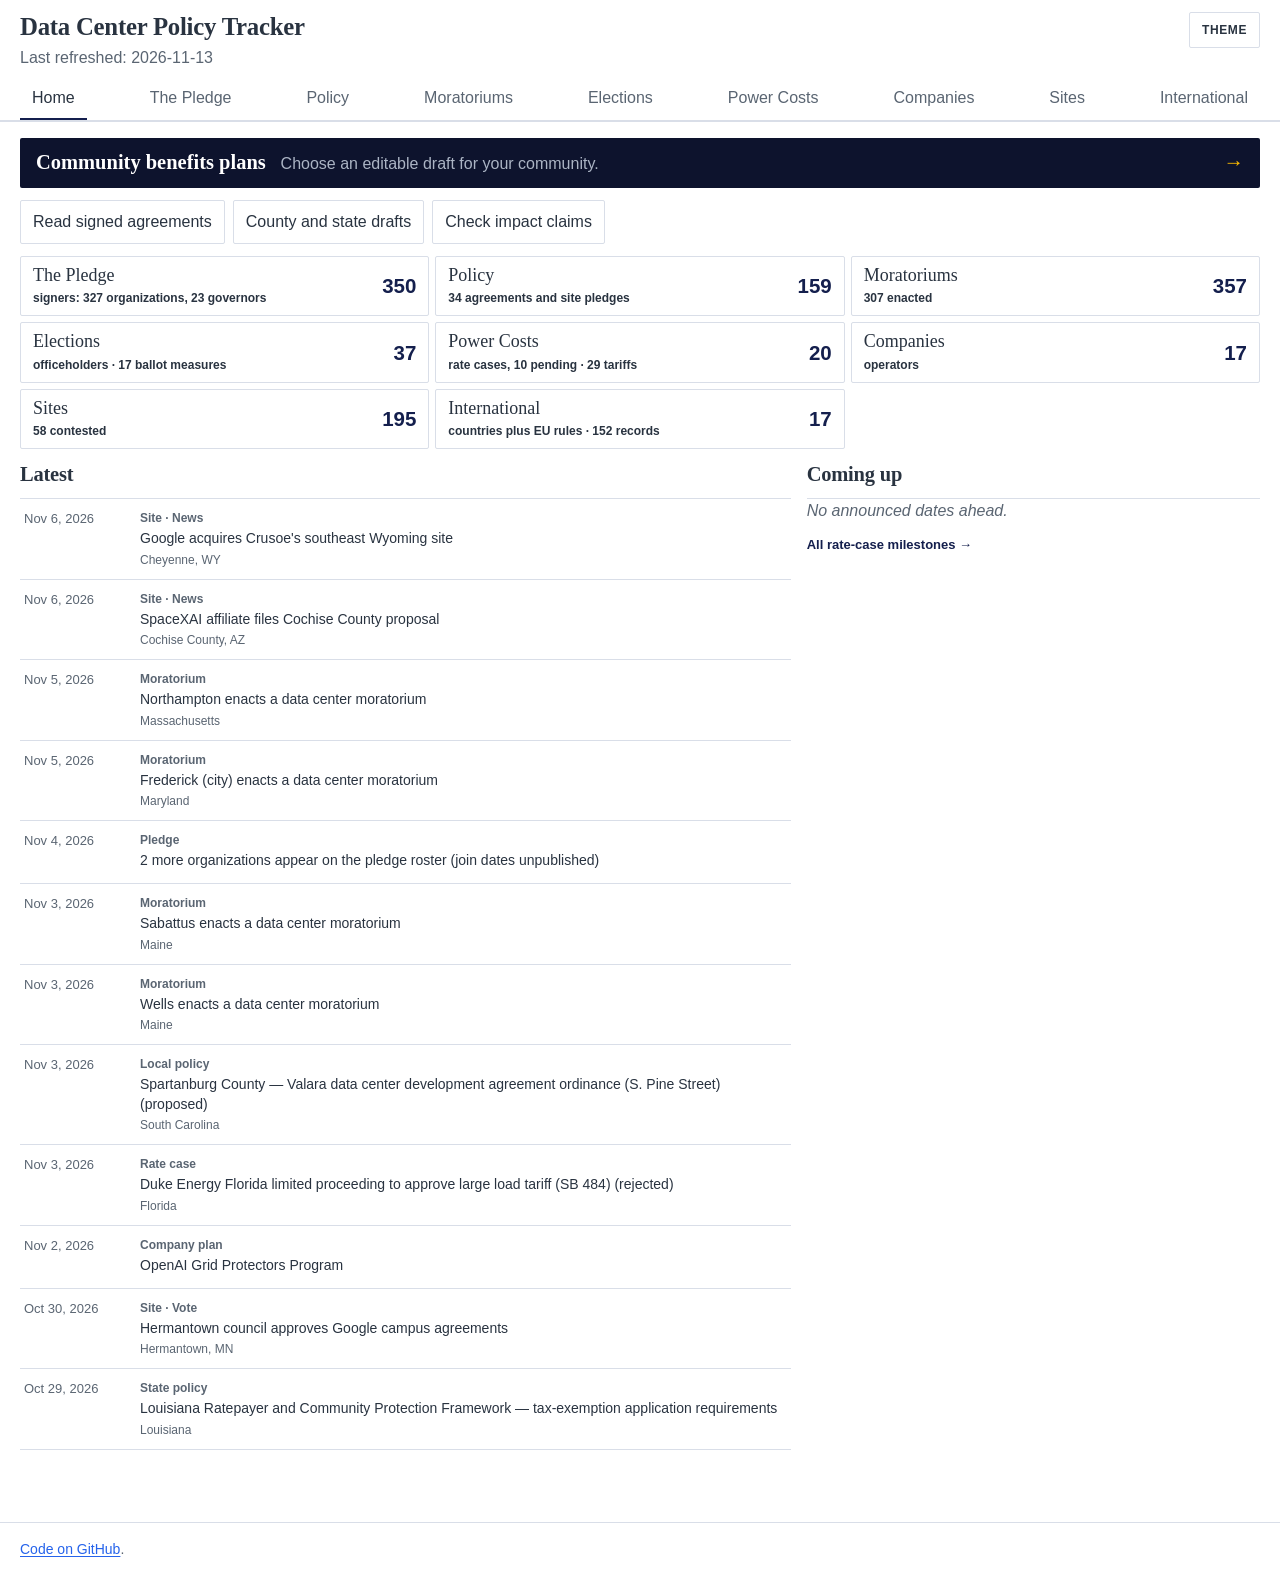
<file: docs/index.html>
<!doctype html>
<html lang="en" data-theme="light">
  <head>
    <meta charset="utf-8" />
    <meta name="viewport" content="width=device-width, initial-scale=1, viewport-fit=cover" />
    <meta name="color-scheme" content="light dark" />
    <meta name="theme-color" content="#0d132d" />
    <title>Data Center Policy Tracker: the US and selected countries</title>
    <meta
      name="description"
      content="Data-center moratoriums, state and local policies, community benefit agreements, utility tariffs and rate cases, elections, and operators' commitments at contested sites in the U.S. and selected countries."
    />
    <link rel="canonical" href="https://pranava0x0.github.io/datacenterpolicytracker/" />
    <link rel="alternate" type="text/markdown" title="Plain-text guide for AI agents" href="llms.txt" />
    <meta property="og:type" content="website" />
    <meta property="og:site_name" content="Data Center Policy Tracker" />
    <meta property="og:title" content="Data Center Policy Tracker" />
    <meta property="og:description" content="A sourced record of data-center moratoriums, policies, benefit agreements, tariffs, rate cases, elections and operator commitments in the U.S. and selected countries." />
    <meta property="og:url" content="https://pranava0x0.github.io/datacenterpolicytracker/" />
    <meta name="twitter:card" content="summary" />
    <script type="application/ld+json">
      {
        "@context": "https://schema.org",
        "@type": "Dataset",
        "name": "Data Center Policy Tracker",
        "description": "Data-center moratoriums, policies, benefit agreements, utility tariffs, rate cases, elections, operators' published commitments to host communities and community responses, each linked to its primary source.",
        "url": "https://pranava0x0.github.io/datacenterpolicytracker/",
        "isAccessibleForFree": true,
        "dateModified": "2026-11-13",
        "creator": { "@type": "Person", "name": "pranava0x0", "url": "https://github.com/pranava0x0" },
        "spatialCoverage": "United States and selected countries",
        "distribution": [
          { "@type": "DataDownload", "encodingFormat": "text/markdown", "contentUrl": "https://pranava0x0.github.io/datacenterpolicytracker/llms.txt" }
        ]
      }
    </script>
    <link rel="preload" as="fetch" href="data/companies.json" crossorigin />
    <link rel="stylesheet" href="styles.css?v=20261112" />
    <!-- html2pdf is lazy-loaded on demand by the moratorium PDF export (see
         loadHtml2Pdf in app.js) so it doesn't block first paint or tests. -->
    <script defer src="app.js?v=20261112-nav"></script>
  </head>
  <body>
    <a class="skip-link" href="#main">Skip to main content</a>

    <header class="topbar" role="banner">
      <div class="topbar-inner">
        <div class="topbar-title">
          <h1 aria-label="Data Center Policy Tracker">Data Center Policy Tracker</h1>
          <p class="topbar-sub" id="meta">Loading…</p>
        </div>
        <nav class="topbar-controls" aria-label="Toolbar">
          <button id="theme-toggle" type="button" aria-label="Theme: toggle dark mode" title="Toggle theme">Theme</button>
        </nav>
      </div>

      <!-- Tab bar sits directly under the title (v2.1) so every tab is
           reachable without scrolling on load. The pledge landing content
           (kicker/stats/panels/activity/paths) used to live here as
           always-visible header chrome; it now lives in the "Overview" tab
           below (#view-overview), the default view, so it's presented like
           everything else instead of pushing the tab bar off-screen. -->
      <div class="tabbar-sticky">
      <div class="tabbar" role="tablist" aria-label="Dashboard views">
        <button
          id="tab-overview"
          class="tab"
          role="tab"
          type="button"
          aria-selected="true"
          aria-controls="view-overview"
        >
          Home
        </button>
        <button
          id="tab-ratepayer"
          class="tab"
          aria-label="The Pledge"
          role="tab"
          type="button"
          aria-selected="false"
          aria-controls="view-ratepayer"
        >
          The Pledge
        </button>
        <button
          id="tab-policies"
          class="tab"
          aria-label="Policy"
          role="tab"
          type="button"
          aria-selected="false"
          aria-controls="view-policies"
        >
          Policy
        </button>
        <button
          id="tab-moratoriums"
          class="tab"
          aria-label="Moratoriums"
          role="tab"
          type="button"
          aria-selected="false"
          aria-controls="view-moratoriums"
        >
          Moratoriums
        </button>
        <button
          id="tab-elections"
          class="tab"
          role="tab"
          type="button"
          aria-selected="false"
          aria-controls="view-elections"
        >
          Elections
        </button>
        <button
          id="tab-tariffs"
          class="tab"
          aria-label="Power Costs"
          role="tab"
          type="button"
          aria-selected="false"
          aria-controls="view-tariffs"
        >
          Power Costs
        </button>
        <button
          id="tab-comparison"
          class="tab"
          role="tab"
          type="button"
          aria-selected="false"
          aria-controls="view-comparison"
        >
          Companies
        </button>
        <button
          id="tab-explorer"
          class="tab"
          role="tab"
          type="button"
          aria-selected="false"
          aria-controls="view-explorer"
        >
          Sites
        </button>
        <button
          id="tab-world"
          class="tab"
          role="tab"
          type="button"
          aria-selected="false"
          aria-controls="view-world"
          aria-label="International"
        >
          International
        </button>
      </div>
      </div>
    </header>

    <main id="main" tabindex="-1" role="main">
      <nav class="plans-entry" aria-label="Community planning guide">
        <a href="community-benefits.html" aria-labelledby="plans-entry-title" aria-describedby="plans-entry-description">
          <span>
            <strong id="plans-entry-title">Community benefits plans</strong>
            <span id="plans-entry-description">Choose an editable draft for your community.</span>
          </span>
          <span aria-hidden="true">→</span>
        </a>
      </nav>
      <!-- ====================== OVERVIEW VIEW ====================== -->
      <!-- The Home tab, cut to a news-style briefing (v3): a one-line dek, a
           numbers band summarizing the whole record, the soonest docket
           milestones + the change feed, and one card per tab. The shape
           graphics that used to render here (roster bar, commitment meters,
           50-state strip) live with their subjects now — the bar and strip in
           The Pledge tab's Coverage section, the meters superseded by the
           commitment band's own tallies. Stats are computed from the loaded
           data by renderPledgeHero(); nothing here is a hardcoded number. -->
      <section
        id="view-overview"
        class="view"
        role="tabpanel"
        aria-labelledby="tab-overview"
      >
        <div class="home-body">

          <nav class="home-tasks" aria-label="Planning tools">
            <button type="button" data-guide-target="strongest">Read signed agreements</button>
            <button type="button" data-guide-target="drafts">County and state drafts</button>
            <button type="button" data-guide-target="evidence">Check impact claims</button>
          </nav>
          <!-- One card per tab, each led by its main number. Numbers and the
               two lists render from data/home.json (built by refresh.py). -->
          <nav class="home-cards" id="home-cards" aria-label="Sections">
            <button class="home-card" type="button" data-path-target="pledge">
              <span class="home-card-title">The Pledge</span>
              <span class="home-card-num" data-count-for="pledge">&mdash;</span>
              <span class="home-card-sub" data-sub-for="pledge"></span>
            </button>
            <button class="home-card" type="button" data-path-target="policies">
              <span class="home-card-title">Policy</span>
              <span class="home-card-num" data-count-for="policies">&mdash;</span>
              <span class="home-card-sub" data-sub-for="policies"></span>
            </button>
            <button class="home-card" type="button" data-path-target="moratoriums">
              <span class="home-card-title">Moratoriums</span>
              <span class="home-card-num" data-count-for="moratoriums">&mdash;</span>
              <span class="home-card-sub" data-sub-for="moratoriums"></span>
            </button>
            <button class="home-card" type="button" data-path-target="elections">
              <span class="home-card-title">Elections</span>
              <span class="home-card-num" data-count-for="elections">&mdash;</span>
              <span class="home-card-sub" data-sub-for="elections"></span>
            </button>
            <button class="home-card" type="button" data-path-target="tariffs">
              <span class="home-card-title">Power Costs</span>
              <span class="home-card-num" data-count-for="tariffs">&mdash;</span>
              <span class="home-card-sub" data-sub-for="tariffs"></span>
            </button>
            <button class="home-card" type="button" data-path-target="companies">
              <span class="home-card-title">Companies</span>
              <span class="home-card-num" data-count-for="companies">&mdash;</span>
              <span class="home-card-sub" data-sub-for="companies"></span>
            </button>
            <button class="home-card" type="button" data-path-target="explorer">
              <span class="home-card-title">Sites</span>
              <span class="home-card-num" data-count-for="sites">&mdash;</span>
              <span class="home-card-sub" data-sub-for="sites"></span>
            </button>
            <button class="home-card" type="button" data-path-target="world">
              <span class="home-card-title">International</span>
              <span class="home-card-num" data-count-for="world">&mdash;</span>
              <span class="home-card-sub" data-sub-for="world"></span>
            </button>
          </nav>

          <div class="home-latest">
            <section class="home-feed" aria-labelledby="home-latest-h">
              <h2 class="home-h" id="home-latest-h">Latest</h2>
              <ol id="home-latest-list" class="feed-list"></ol>
              <button type="button" class="btn-link home-latest-more" id="home-latest-more" hidden></button>
            </section>
            <section class="whats-next" aria-labelledby="wn-h" id="whats-next">
              <h2 class="home-h" id="wn-h">Coming up</h2>
              <ol id="whats-next-list" class="feed-list"></ol>
              <button id="whats-next-more" class="btn-link" type="button" data-path-target="ratecases">
                All rate-case milestones &rarr;
              </button>
            </section>
          </div>
        </div>
      </section>

      <!-- ====================== COMPARISON VIEW ====================== -->
      <section
        id="view-comparison"
        class="view"
        role="tabpanel"
        aria-labelledby="tab-comparison"
        hidden
      >
        <div class="hero">

          <h2 class="hero-title">Companies</h2>
        </div>

        <div class="subtabs subtabs--view" role="tablist" aria-label="Companies view">
          <button class="subtab" role="tab" type="button" id="subtab-co-profiles" aria-selected="true" tabindex="0" aria-controls="subpane-co-profiles">
            Profiles <span class="subtab-count" id="co-profiles-count"></span>
          </button>
          <button class="subtab" role="tab" type="button" id="subtab-co-commitments" aria-selected="false" tabindex="-1" aria-controls="subpane-co-commitments">
            Commitments <span class="subtab-count" id="matrix-count"></span>
          </button>
          <button class="subtab" role="tab" type="button" id="subtab-co-footprint" aria-selected="false" tabindex="-1" aria-controls="subpane-co-footprint">
            Footprint <span class="subtab-count" id="agg-company-count"></span>
          </button>
        </div>

        <div class="subtab-panel" id="subpane-co-profiles" role="tabpanel" aria-labelledby="subtab-co-profiles">
          <p class="acc-sub">
            One card per operator. Commitment depth counts the operator&rsquo;s own published statements, theme by theme.
          </p>
          <ul class="depth-legend" aria-label="Commitment depth legend">
            <li><span class="depth-chip depth-specific">Specific</span> at least one statement with a figure (jobs, dollars, megawatts, gallons)</li>
            <li><span class="depth-chip depth-general">General</span> a written commitment without a figure</li>
            <li><span class="depth-chip depth-none">None found</span> nothing published on the theme</li>
          </ul>
          <ol class="co-cards" id="co-cards" role="list"></ol>
        </div>

        <div class="subtab-panel" id="subpane-co-commitments" role="tabpanel" aria-labelledby="subtab-co-commitments" hidden>
          <div class="matrix-toolbar">
            <p class="matrix-help">
              How specific each operator&rsquo;s published commitments are, theme by theme, and how many statements back each one.
            </p>
            <span class="export-btns">
              <button id="matrix-csv" type="button" class="btn-ghost matrix-csv" aria-label="Download the company-by-theme matrix as a CSV file">⤓ CSV</button>
              <button id="comparison-pdf-btn" type="button" class="btn-ghost" aria-label="Export comparison view as PDF">⤓ PDF</button>
            </span>
          </div>
          <ul class="depth-legend" aria-label="Cell legend">
            <li><span class="depth-mark depth-specific" aria-hidden="true"></span> Specific: a statement with a figure</li>
            <li><span class="depth-mark depth-general" aria-hidden="true"></span> General: written, no figure</li>
            <li><span class="depth-mark depth-none" aria-hidden="true"></span> None found</li>
            <li class="muted">Number = published statements</li>
          </ul>
        <div class="matrix-wrap" role="region" aria-label="Company × Theme matrix">
          <table id="comparison-matrix" class="matrix">
            <thead>
              <tr id="matrix-head-row"><th class="col-company" scope="col">Company</th></tr>
            </thead>
            <tbody id="matrix-body"></tbody>
          </table>
          <div id="matrix-tooltip" class="matrix-tooltip" hidden role="tooltip" aria-live="off"></div>
        </div>
          <section class="theme-quotes" id="theme-quotes" aria-live="polite">
            <div class="theme-quotes-head">
              <h3 class="theme-quotes-title" id="theme-quotes-title">Read the quotes</h3>
              <div class="theme-picker" id="theme-picker" role="group" aria-label="Theme"></div>
            </div>
            <ol class="theme-quotes-list" id="theme-quotes-list" role="list"></ol>
          </section>
        </div>

        <div class="subtab-panel" id="subpane-co-footprint" role="tabpanel" aria-labelledby="subtab-co-footprint" hidden>
          <div class="table-controls">
            <p class="acc-sub">What each operator has announced across the sites tracked here.</p>
            <span class="export-btns">
              <button id="agg-csv-btn" type="button" class="btn-ghost" title="All totals: by company, state, signatory category and utility">⤓ CSV</button>
              <button id="agg-pdf-btn" type="button" class="btn-ghost" title="All totals: by company, state, signatory category and utility">⤓ PDF</button>
            </span>
          </div>
            <div class="table-scroll">
              <table class="agg-table" id="agg-company-table" aria-label="Company rollup">
                <thead>
                  <tr>
                    <th scope="col" data-sort-key="name" data-sort-table="company" class="sortable">Company <span class="sort-ind" aria-hidden="true"></span></th>
                    <th scope="col" class="num sortable" data-sort-key="projects" data-sort-table="company">Projects <span class="sort-ind" aria-hidden="true"></span></th>
                    <th scope="col" class="num sortable" data-sort-key="power_mw" data-sort-table="company">Power <span class="sort-ind" aria-hidden="true"></span></th>
                    <th scope="col" class="num sortable" data-sort-key="capex" data-sort-table="company">Investment <span class="sort-ind" aria-hidden="true"></span></th>
                    <th scope="col" class="num sortable" data-sort-key="jobs" data-sort-table="company">Jobs <span class="sort-ind" aria-hidden="true"></span></th>
                    <th scope="col" class="num sortable" data-sort-key="claims" data-sort-table="company">Claims <span class="sort-ind" aria-hidden="true"></span></th>
                    <th scope="col" class="num responses-col sortable" data-sort-key="responses" data-sort-table="company" title="Community responses by stance">Responses <span class="sort-ind" aria-hidden="true"></span></th>
                  </tr>
                </thead>
                <tbody id="agg-company-tbody"></tbody>
                <tfoot id="agg-company-tfoot"></tfoot>
              </table>
            </div>
        </div>

        <section
          id="company-detail"
          class="company-detail"
          aria-live="polite"
          hidden
        >
          <button
            id="company-detail-close"
            class="detail-close"
            type="button"
            aria-label="Close company summary"
          >
            ×
          </button>
          <header class="detail-header">
            <p class="eyebrow" id="cd-hq">—</p>
            <h3 id="cd-name">—</h3>
          </header>

          <p id="cd-summary" class="company-summary muted">
            Select a company.
          </p>

          <dl class="kv">
            <dt>Official community page</dt>
            <dd id="cd-page-link">—</dd>
            <dt>Recorded claims</dt>
            <dd id="cd-claim-count">—</dd>
            <dt>Tracked projects</dt>
            <dd id="cd-project-count">—</dd>
            <dt>Last reviewed</dt>
            <dd id="cd-last-reviewed">—</dd>
          </dl>

          <section id="cd-responses-breakdown" class="cd-responses-breakdown" hidden aria-label="Community response breakdown">
            <h4 class="cd-breakdown-heading">Community responses</h4>
            <div id="cd-breakdown-body"></div>
          </section>

          <div class="detail-cta">
            <button
              id="cd-view-projects"
              class="btn-ghost"
              type="button"
            >
              View this company's projects →
            </button>
          </div>
        </section>
      </section>

      <!-- ====================== EXPLORER VIEW ====================== -->
      <section
        id="view-explorer"
        class="view"
        role="tabpanel"
        aria-labelledby="tab-explorer"
        hidden
      >
        <div class="hero">

          <h2 class="hero-title">Sites</h2>
        </div>

        <div class="subtabs subtabs--view" role="tablist" aria-label="Sites view">
          <button class="subtab" role="tab" type="button" id="subtab-sites-map" aria-selected="true" tabindex="0" aria-controls="subpane-sites-map">
            Map &amp; list <span class="subtab-count" id="sites-map-count"></span>
          </button>
          <button class="subtab" role="tab" type="button" id="subtab-sites-contested" aria-selected="false" tabindex="-1" aria-controls="subpane-sites-contested">
            Contested <span class="subtab-count" id="sites-contested-count"></span>
          </button>
          <button class="subtab" role="tab" type="button" id="subtab-sites-states" aria-selected="false" tabindex="-1" aria-controls="subpane-sites-states">
            By state <span class="subtab-count" id="agg-state-count"></span>
          </button>
        </div>

        <div class="subtab-panel" id="subpane-sites-map" role="tabpanel" aria-labelledby="subtab-sites-map">
        <div class="filter-bar" id="explorer-filter-section">
        <div
          class="theme-filter-row"
          id="theme-filter-row"
          role="group"
          aria-label="Filter projects by theme"
        ></div>

        <div class="explorer-filters" role="group" aria-label="Filter projects">
          <label class="filter filter-search">
            <span class="sr-only">Search sites</span>
            <input id="f-q" type="search" placeholder="Search site, city, state or company" autocomplete="off" />
          </label>
          <label class="filter">
            <span class="sr-only">Company</span>
            <select id="f-company">
              <option value="">All companies</option>
            </select>
          </label>
          <label class="filter">
            <span class="sr-only">State</span>
            <select id="f-state">
              <option value="">All states</option>
            </select>
          </label>
          <label class="filter">
            <span class="sr-only">Status</span>
            <select id="f-status">
              <option value="">Any status</option>
              <option value="announced">Announced</option>
              <option value="construction">Under construction</option>
              <option value="operational">Operational</option>
              <option value="withdrawn">Withdrawn</option>
            </select>
          </label>
          <label class="filter">
            <span class="sr-only">Community stance</span>
            <select id="f-stance">
              <option value="">Any community stance</option>
              <option value="positive">Has positive responses</option>
              <option value="mixed">Has mixed responses</option>
              <option value="negative">Has negative responses</option>
            </select>
          </label>
          <label class="filter">
            <span class="sr-only">Constituency</span>
            <select id="f-constituency">
              <option value="">Any constituency</option>
              <option value="residents">Residents</option>
              <option value="local_government">Local government</option>
              <option value="ngo">NGO</option>
              <option value="regulator">Regulator</option>
              <option value="journalist">Journalist</option>
              <option value="academic">Academic</option>
            </select>
          </label>
          <label class="filter">
            <span class="sr-only">Sort by</span>
            <select id="f-sort">
              <option value="composite">Sort: most benefit claimed</option>
              <option value="investment">Sort: investment</option>
              <option value="jobs">Sort: jobs</option>
              <option value="claims">Sort: published statements</option>
            </select>
          </label>
          <button id="f-reset" type="button" class="btn-ghost">Reset</button>
          <span class="export-btns">
            <button id="explorer-csv-btn" type="button" class="btn-ghost">⤓ CSV</button>
            <button id="explorer-pdf-btn" type="button" class="btn-ghost">⤓ PDF</button>
          </span>
        </div>
          <p class="filter-bar-meta" role="status"><span id="explorer-filter-count"></span></p>
        </div>

        <div class="explorer-layout">
          <div id="map" class="map" aria-label="Project map" role="group"></div>
          <aside class="explorer-list" aria-label="Project list">
            <p class="list-meta" id="explorer-meta">Loading projects…</p>
            <ol id="project-list" class="project-list" aria-label="Sites"></ol>
          </aside>
        </div>

        <section
          id="project-detail"
          class="project-detail"
          aria-live="polite"
          hidden
        >
          <button id="detail-close" class="detail-close" type="button" aria-label="Close detail">
            ×
          </button>
          <header class="detail-header">
            <button type="button" class="btn-link" id="d-company" title="Open company profile">—</button>
            <h3 id="d-name">—</h3>
            <p class="detail-sub">
              <span id="d-location">—</span> ·
              <span id="d-status">—</span> ·
              announced <span id="d-year">—</span>
            </p>
          </header>

          <div class="detail-tabs" role="tablist" aria-label="Project detail sections">
            <button
              id="dtab-overview"
              class="dtab"
              role="tab"
              type="button"
              aria-selected="true"
              aria-controls="dpane-overview"
            >
              Overview
            </button>
            <button
              id="dtab-claims"
              class="dtab"
              role="tab"
              type="button"
              aria-selected="false"
              aria-controls="dpane-claims"
            >
              Claims <span class="dtab-count" id="dtab-claims-count" hidden></span>
            </button>
            <button
              id="dtab-responses"
              class="dtab"
              role="tab"
              type="button"
              aria-selected="false"
              aria-controls="dpane-responses"
            >
              On the ground <span class="dtab-count" id="dtab-responses-count" hidden></span>
            </button>
            <button
              id="dtab-timeline"
              class="dtab"
              role="tab"
              type="button"
              aria-selected="false"
              aria-controls="dpane-timeline"
            >
              Timeline <span class="dtab-count" id="dtab-timeline-count" hidden></span>
            </button>
          </div>

          <div
            id="dpane-overview"
            class="dpane"
            role="tabpanel"
            aria-labelledby="dtab-overview"
          >
            <dl class="kv">
              <dt>Claimed investment</dt>
              <dd id="d-investment">—</dd>
              <dt>Claimed jobs</dt>
              <dd id="d-jobs">—</dd>
              <dt>Acreage</dt>
              <dd id="d-acreage">—</dd>
              <dt>Power capacity</dt>
              <dd id="d-power">—</dd>
              <dt>GPU / accelerator count</dt>
              <dd id="d-gpus">—</dd>
              <dt>Offtaker</dt>
              <dd id="d-offtaker">—</dd>
              <dt>Project page</dt>
              <dd id="d-project-page">—</dd>
              <dt>Record source</dt>
              <dd id="d-source">—</dd>
              <dt>Notes</dt>
              <dd id="d-notes">—</dd>
            </dl>

            <section
              id="d-at-a-glance"
              class="at-a-glance"
              aria-labelledby="d-at-a-glance-heading"
              hidden
            >
              <h4 id="d-at-a-glance-heading">At a glance</h4>
              <p class="at-a-glance-sub">
                Summarized from this site's claims. Quotes and sources are on the Claims tab.
              </p>
              <ul id="d-at-a-glance-list" class="at-a-glance-list"></ul>
            </section>
          </div>

          <div
            id="dpane-claims"
            class="dpane"
            role="tabpanel"
            aria-labelledby="dtab-claims"
            hidden
          >
            <ol id="d-claims" class="claims-list compact">
              <li class="muted">No site-specific claims captured yet.</li>
            </ol>
          </div>

          <div
            id="dpane-responses"
            class="dpane"
            role="tabpanel"
            aria-labelledby="dtab-responses"
            hidden
          >
            <p class="response-help">
              What officials, residents, advocates, regulators, and reporters have said about this site.
            </p>
            <ol id="d-responses" class="response-list">
              <li class="muted">No on-the-ground feedback captured for this site yet.</li>
            </ol>
          </div>

          <div
            id="dpane-timeline"
            class="dpane"
            role="tabpanel"
            aria-labelledby="dtab-timeline"
            hidden
          >
            <p class="response-help">
              Hearings, votes, permits, filings and coverage at this site, newest first. Announced future dates lead.
            </p>
            <ol id="d-timeline" class="timeline" role="list"></ol>
          </div>
        </section>
        </div>

        <div class="subtab-panel" id="subpane-sites-contested" role="tabpanel" aria-labelledby="subtab-sites-contested" hidden>
          <p class="acc-sub">
            Sites with documented pushback: a critical community response, disputed ratepayer costs, a disputed promise, or a lawsuit. Each carries a dated local timeline of hearings, votes, permits, filings and coverage.
          </p>
          <div class="filter-bar filter-bar--slim" role="group" aria-label="Filter contested sites">
            <label class="filter">
              <span class="sr-only">State</span>
              <select id="c-state"><option value="">All states</option></select>
            </label>
            <label class="filter">
              <span class="sr-only">Company</span>
              <select id="c-company"><option value="">All companies</option></select>
            </label>
            <label class="filter">
              <span class="sr-only">Sort</span>
              <select id="c-sort">
                <option value="recent">Most recent activity</option>
                <option value="upcoming">Next date first</option>
                <option value="critical">Most critical responses</option>
              </select>
            </label>
            <span class="filter-bar-meta" role="status" id="contested-meta"></span>
          </div>
          <ol class="contested-list" id="contested-list" role="list"></ol>
        </div>

        <div class="subtab-panel" id="subpane-sites-states" role="tabpanel" aria-labelledby="subtab-sites-states" hidden>
          <div id="sites-by-state-section">
            <div class="table-scroll">
              <table class="agg-table" id="agg-state-table" aria-label="State rollup">
                <thead>
                  <tr>
                    <th scope="col" data-sort-key="state" data-sort-table="state" class="sortable">State <span class="sort-ind" aria-hidden="true"></span></th>
                    <th scope="col" class="num sortable" data-sort-key="companies" data-sort-table="state">Companies <span class="sort-ind" aria-hidden="true"></span></th>
                    <th scope="col" class="num sortable" data-sort-key="projects" data-sort-table="state">Projects <span class="sort-ind" aria-hidden="true"></span></th>
                    <th scope="col" class="num sortable" data-sort-key="power_mw" data-sort-table="state">Power <span class="sort-ind" aria-hidden="true"></span></th>
                    <th scope="col" class="num sortable" data-sort-key="capex" data-sort-table="state">Investment <span class="sort-ind" aria-hidden="true"></span></th>
                    <th scope="col" class="num sortable" data-sort-key="jobs" data-sort-table="state">Jobs <span class="sort-ind" aria-hidden="true"></span></th>
                    <th scope="col" class="num responses-col sortable" data-sort-key="responses" data-sort-table="state" title="Community responses by stance">Responses <span class="sort-ind" aria-hidden="true"></span></th>
                  </tr>
                </thead>
                <tbody id="agg-state-tbody"></tbody>
                <tfoot id="agg-state-tfoot"></tfoot>
              </table>
            </div>
          </div>
        </div>
      </section>

      <!-- ================= RATEPAYER PROTECTION PLEDGE VIEW ================= -->
      <section
        id="view-ratepayer"
        class="view"
        role="tabpanel"
        aria-labelledby="tab-ratepayer"
        hidden
      >
        <div class="hero">

          <h2 class="hero-title">The Pledge</h2>
          <p class="hero-dek">
            Who signed the White House Ratepayer Protection Pledge of <span id="rp-pledge-date">March 4, 2026</span>, and which sites show it. <a id="rp-pledge-link" href="#" target="_blank" rel="noopener noreferrer">Read the pledge →</a>
          </p>
        </div>

        <!-- ---------------------------------------------------------------
             1. THE PLEDGE — the five commitments, rendered as the page's
             spine. Each carries a live count of how the assessed sites score
             on that principle, which turns the existing per-principle rubric
             into the thing the page is organized around.

             Collapsed by default: the commitments are reference material a
             returning reader has already read, and the page's live content
             (coverage, scorecard) is what they came back for. Expanding it
             from elsewhere goes through goToPledgeTarget(), which opens the
             panel before scrolling — a smooth-scroll to a collapsed section
             lands on a closed bar and reads as a broken link.
             --------------------------------------------------------------- -->
        <details class="rp-band acc acc--band" id="rp-commitments-section">
          <summary>
            <!-- A real <h3>, not a styled <span>: a collapsed section whose
                 header isn't a heading element drops out of screen-reader
                 heading navigation and the document outline.

                 The kicker lives INSIDE the heading. <summary> takes phrasing
                 content optionally intermixed with heading content, so a
                 wrapping <div> is not conforming (W3C Nu: "Element div not
                 allowed as child of element summary") — but <h3> takes
                 phrasing content, so the kicker nests happily there. -->
            <h3 class="rp-band-title acc-title" id="rp-commitments-heading">
              The five commitments, and how tracked sites measure up
            </h3>
            <span class="acc-count" id="rp-commitments-count"></span>
            <span class="acc-chevron" aria-hidden="true"></span>
          </summary>
          <div class="acc-body">
            <ol id="rp-commitments" class="rp-commit-list"></ol>
            <p class="rp-band-source">
              Commitment titles and text quoted verbatim from the
              <a
                id="rp-commitments-link"
                href="#"
                target="_blank"
                rel="noopener noreferrer"
                >White House Ratepayer Protection Pledge</a
              >. Counts cover assessed sites only.
            </p>
          </div>
        </details>

        <!-- ---------------------------------------------------------------
             2. ROSTER (collapsed: "did my utility sign?" is one tap away),
                then TRACKED SITES (the tab's own question, open), then
                COVERAGE by category and the state grid.
             --------------------------------------------------------------- -->
        <section id="rp-roster-section">
          <details class="acc" id="rp-roster-details">
            <summary id="rp-roster-summary">
              <h3 class="acc-title" id="rp-roster-heading">Signatory roster</h3>
              <span class="acc-count" id="rp-roster-total"></span>
              <span class="acc-chevron" aria-hidden="true"></span>
            </summary>
            <div class="acc-body">
            <p class="acc-sub" id="rp-roster-sub">
              From the White House roster.
            </p>
            <div class="rp-roster-controls">
              <label class="rp-roster-search" for="rp-roster-q">
                <span class="visually-hidden">Search signatories by name or domain</span>
                <input
                  id="rp-roster-q"
                  type="search"
                  placeholder="Search by name or domain…"
                  autocomplete="off"
                />
              </label>
              <div
                id="rp-roster-filters"
                class="rp-roster-filters"
                role="group"
                aria-label="Filter roster by category"
              ></div>
            </div>
            <p class="rp-roster-count" id="rp-roster-count" role="status"></p>
            <ul id="rp-roster" class="rp-roster"></ul>
            </div>
          </details>
        </section>

        <details class="acc" id="rp-coverage-section">
          <summary>
            <h3 class="acc-title" id="rp-coverage-heading">Coverage</h3>
            <span class="acc-count" id="rp-coverage-count"></span>
            <span class="acc-chevron" aria-hidden="true"></span>
          </summary>
          <div class="acc-body">
            <p class="acc-sub" id="rp-coverage-sub">
              Buyers, utilities, cooperatives, developers, and governors.
            </p>
            <!-- The proportional roster bar (moved here from the Home band in
                 v3): a single count says nothing about the shape of the
                 coalition, and the shape — overwhelmingly rural cooperatives —
                 is the story. -->
            <div id="pledge-coverage-bar" class="pledge-bar"></div>
            <ul id="pledge-coverage-key" class="pledge-bar-key"></ul>
            <p class="rp-drift-note" id="rp-drift-note" hidden></p>

            <h4 class="rp-subhead" id="rp-states-heading">States</h4>
            <p class="rp-section-sub">
              Darker states have more tracked sites, pauses, policies, tariffs and rate cases. ★ = governor signed the addendum.
            </p>
            <div id="pledge-state-strip" class="pledge-state-strip" role="group" aria-labelledby="rp-states-heading"></div>
            <p class="pledge-strip-key" id="pledge-strip-key"></p>
          </div>
        </details>

        <!-- ---------------------------------------------------------------
             TRACKED SITES — one list, four cohorts, as sub-tabs.

             These were four sibling sections; they are four *bucketings of
             the same site list*, and a reader wants one at a time. That is
             the test for a sub-tab group rather than an accordion: sections
             you'd never want on screen together.

             The id stays `rp-scorecard-section` because PLEDGE_TARGETS and
             the Overview "For researchers" pathway card both scroll to it.
             --------------------------------------------------------------- -->
        <details class="acc" id="rp-scorecard-section" open>
          <summary>
            <h3 class="acc-title" id="rp-scorecard-heading">Tracked sites</h3>
            <span class="acc-count" id="rp-sites-count"></span>
            <span class="acc-chevron" aria-hidden="true"></span>
          </summary>
          <div class="acc-body">
            <div class="subtabs" role="tablist" aria-label="Site cohort">
              <button
                class="subtab"
                role="tab"
                type="button"
                id="subtab-rp-sites-assessed"
                aria-selected="true"
                tabindex="0"
                aria-controls="subpane-rp-sites-assessed"
              >
                Assessed <span class="subtab-count" id="rp-scorecard-count"></span>
              </button>
              <button
                class="subtab"
                role="tab"
                type="button"
                id="subtab-rp-sites-unassessed"
                aria-selected="false"
                tabindex="-1"
                aria-controls="subpane-rp-sites-unassessed"
              >
                Awaiting assessment
                <span class="subtab-count" id="rp-unassessed-count"></span>
              </button>
              <button
                class="subtab"
                role="tab"
                type="button"
                id="subtab-rp-sites-pre-pledge"
                aria-selected="false"
                tabindex="-1"
                aria-controls="subpane-rp-sites-pre-pledge"
              >
                Before the pledge
                <span class="subtab-count" id="rp-pre-pledge-count"></span>
              </button>
              <button
                class="subtab"
                role="tab"
                type="button"
                id="subtab-rp-sites-non-signatory"
                aria-selected="false"
                tabindex="-1"
                aria-controls="subpane-rp-sites-non-signatory"
              >
                Never signed
                <span class="subtab-count" id="rp-non-signatory-count"></span>
              </button>
            </div>

            <div
              class="subtab-panel"
              id="subpane-rp-sites-assessed"
              role="tabpanel"
              aria-labelledby="subtab-rp-sites-assessed"
            >
              <p class="acc-sub">
                Sites announced after their operator signed, plus earlier sites with later reporting that confirms the pledge applies.
              </p>
              <div class="rp-scorecard-toolbar">
                <div id="rp-legend" class="rp-legend" role="group" aria-label="Assessment status legend"></div>
                <span class="export-btns">
                  <button id="rp-export-csv" class="btn-ghost" type="button">⤓ CSV</button>
                  <button id="rp-export-pdf" class="btn-ghost" type="button">⤓ PDF</button>
                </span>
              </div>
              <!-- Sticky filter bar. The scorecard is 39 cards and growing; before
                   this the only way to find a site was to scroll all of them. -->
              <div class="rp-filterbar" id="rp-filterbar">
                <label class="rp-filter-search" for="rp-q">
                  <span class="visually-hidden">Search assessed sites</span>
                  <input
                    id="rp-q"
                    type="search"
                    placeholder="Search site, company, or state…"
                    autocomplete="off"
                  />
                </label>
                <div
                  class="rp-filter-chips"
                  id="rp-status-filter"
                  role="group"
                  aria-label="Filter by assessment status"
                ></div>
                <label class="rp-filter-flag">
                  <input type="checkbox" id="rp-only-concerns" />
                  Only sites with a ratepayer concern
                </label>
                <p class="rp-filter-count" id="rp-filter-count" role="status"></p>
              </div>
              <ul id="rp-scorecard" class="rp-scorecard"></ul>
            </div>

            <div
              class="subtab-panel"
              id="subpane-rp-sites-unassessed"
              role="tabpanel"
              aria-labelledby="subtab-rp-sites-unassessed"
              hidden
            >
              <p class="acc-sub">
                Not yet assessed. Each card identifies pledge-era timing or an unpublished signing date.
              </p>
              <ul id="rp-unassessed" class="rp-pre-pledge-list"></ul>
            </div>

            <div
              class="subtab-panel"
              id="subpane-rp-sites-pre-pledge"
              role="tabpanel"
              aria-labelledby="subtab-rp-sites-pre-pledge"
              hidden
            >
              <p class="acc-sub">
                Announced before the operator signed. Covered by the company's national pledge only.
              </p>
              <ul id="rp-pre-pledge" class="rp-pre-pledge-list"></ul>
            </div>

            <!-- Not part of the assessed cohort. This replaced a "Show
                 non-signatory companies" checkbox: a sub-tab is the same
                 opt-in reveal (default is Assessed, you have to choose this)
                 while sitting in the one place a reader compares cohorts.
                 The scope rule is unchanged and enforced elsewhere — no
                 `ratepayer` assessment is ever attached to these sites. -->
            <div
              class="subtab-panel"
              id="subpane-rp-sites-non-signatory"
              role="tabpanel"
              aria-labelledby="subtab-rp-sites-non-signatory"
              hidden
            >
              <p class="acc-sub">
                Companies that have not signed. Shown for comparison; some publish their own ratepayer commitments.
              </p>
              <ul id="rp-non-signatory" class="rp-pre-pledge-list"></ul>
            </div>
          </div>
        </details>

        <details class="acc" id="rp-category-section">
          <summary>
            <h3 class="acc-title">Signer categories</h3>
            <span class="acc-count" id="agg-signatory-count"></span>
            <span class="acc-chevron" aria-hidden="true"></span>
          </summary>
          <div class="acc-body">
            <p class="acc-sub" id="agg-signatory-sub"></p>
            <div class="table-scroll">
              <table
                class="agg-table"
                id="agg-signatory-table"
                aria-label="Rollup by pledge signatory category"
              >
                <thead>
                  <tr>
                    <th scope="col">Category</th>
                    <th scope="col" class="num">Companies</th>
                    <th scope="col" class="num">Sites</th>
                    <th scope="col" class="num">Power</th>
                    <th scope="col" class="num">Investment</th>
                    <th scope="col" class="num">Assessed</th>
                    <th scope="col" class="num">Contested</th>
                  </tr>
                </thead>
                <tbody id="agg-signatory-tbody"></tbody>
              </table>
            </div>
          </div>
        </details>

        <details class="acc" id="rp-utility-section">
          <summary>
            <h3 class="acc-title">Utilities</h3>
            <span class="acc-count" id="agg-utility-count"></span>
            <span class="acc-chevron" aria-hidden="true"></span>
          </summary>
          <div class="acc-body">
            <p class="acc-sub" id="agg-utility-sub"></p>
            <div class="table-scroll">
              <table class="agg-table" id="agg-utility-table" aria-label="Utility rollup">
                <thead>
                  <tr>
                    <th scope="col" data-sort-key="name" data-sort-table="utility" class="sortable">Utility <span class="sort-ind" aria-hidden="true"></span></th>
                    <th scope="col">Pledge</th>
                    <th scope="col">States</th>
                    <th scope="col" class="num sortable" data-sort-key="tariffs" data-sort-table="utility">Tariffs <span class="sort-ind" aria-hidden="true"></span></th>
                    <th scope="col" class="num sortable" data-sort-key="rateCases" data-sort-table="utility">Rate cases <span class="sort-ind" aria-hidden="true"></span></th>
                    <th scope="col" class="num sortable" data-sort-key="sites" data-sort-table="utility">Served sites <span class="sort-ind" aria-hidden="true"></span></th>
                  </tr>
                </thead>
                <tbody id="agg-utility-tbody"></tbody>
              </table>
            </div>
          </div>
        </details>

        <!-- ---------------------------------------------------------------
             3. SIGNATORY ROSTER — searchable, category-filterable. Rendered
             on first expand (300+ rows), not on view load — the id below is
             what that wiring and the e2e suite address.
             --------------------------------------------------------------- -->

        <p class="rp-footnote">
          Assessments are editorial judgments. A site without a site-specific commitment has not failed; the company has not published one for it.
        </p>

        <!-- ================= STATE PANEL MODAL =================
             Follows the tariff/moratorium modal pattern exactly: backdrop
             click, Escape, focus trap, return-focus on close. Deep-linkable
             at #state/TX. Contents are assembled from data already collected
             for other views — no new records back this panel. -->
        <div id="state-modal" class="state-modal" hidden>
          <div class="state-modal__backdrop" data-state-close aria-hidden="true"></div>
          <div
            id="state-detail"
            class="state-detail state-modal__dialog"
            role="dialog"
            aria-modal="true"
            aria-labelledby="sd-name"
          >
            <button
              id="state-detail-close"
              class="detail-close"
              type="button"
              aria-label="Close state details"
            >
              ×
            </button>
            <header class="detail-header">
              <p class="eyebrow" id="sd-eyebrow">State</p>
              <h3 id="sd-name">—</h3>
              <p class="detail-sub" id="sd-governor">—</p>
            </header>
            <div id="sd-body" class="state-detail-body"></div>
          </div>
        </div>
      </section>

      <!-- ====================== MORATORIUMS VIEW ====================== -->
      <section
        id="view-elections"
        class="view"
        role="tabpanel"
        aria-labelledby="tab-elections"
        hidden
      >
        <div id="elections-content"><p class="muted">Loading election records…</p></div>
      </section>

      <!-- ====================== UTILITY TARIFFS VIEW ====================== -->
      <section
        id="view-tariffs"
        class="view"
        role="tabpanel"
        aria-labelledby="tab-tariffs"
        hidden
      >
        <div class="hero">

          <h2 class="hero-title">Power Costs</h2>
          <p class="hero-dek">
            Who pays for data center power: rate cases, and large-load tariffs scored against the
            <a
              id="tariff-lbl-link"
              href="https://eta-publications.lbl.gov/sites/default/files/2025-01/electricity_rate_designs_for_large_loads_evolving_practices_and_opportunities_final.pdf"
              target="_blank"
              rel="noopener noreferrer"
              >DOE / Berkeley Lab rate-design elements ↗</a>
          </p>
        </div>

        <!-- Status overview stats -->
        <ul id="tariff-stats" class="rp-stats" aria-label="Tariff statistics"></ul>

        <div class="subtabs subtabs--view" role="tablist" aria-label="Tariffs and rate cases view">
          <button class="subtab" role="tab" type="button" id="subtab-tar-ratecases" aria-selected="true" tabindex="0" aria-controls="subpane-tar-ratecases">
            Rate cases <span class="subtab-count" id="rate-cases-count"></span>
          </button>
          <button class="subtab" role="tab" type="button" id="subtab-tar-tariffs" aria-selected="false" tabindex="-1" aria-controls="subpane-tar-tariffs">
            Tariffs <span class="subtab-count" id="tariffs-count"></span>
          </button>
          <button class="subtab" role="tab" type="button" id="subtab-tar-elements" aria-selected="false" tabindex="-1" aria-controls="subpane-tar-elements">
            Elements <span class="subtab-count" id="tariff-coverage-count"></span>
          </button>
        </div>

        <div class="subtab-panel" id="subpane-tar-ratecases" role="tabpanel" aria-labelledby="subtab-tar-ratecases">
          <div id="rate-cases-section">
            <p class="acc-sub">
              Where regulators decide who pays: rate cases, special contracts, and rulemakings. Pending cases show their next step. Federal cases are marked
              <span class="badge badge-tariff-federal">FED</span>.
            </p>
            <div class="filter-bar filter-bar--slim" role="group" aria-label="Filter rate cases">
              <label class="filter">
                <span class="sr-only">Status</span>
                <select id="rc-status-filter">
                  <option value="">Any status</option>
                  <option value="pending">Pending</option>
                  <option value="approved">Approved</option>
                  <option value="rejected">Rejected</option>
                </select>
              </label>
              <span class="filter-bar-meta" role="status" id="rc-meta"></span>
            </div>
            <ol id="rate-cases-list" class="rc-list">
              <!-- Populated by app.js -->
            </ol>
          </div>
        </div>

        <div class="subtab-panel" id="subpane-tar-tariffs" role="tabpanel" aria-labelledby="subtab-tar-tariffs" hidden>
          <div id="tariffs-directory">
            <h3 class="sr-only" id="tariffs-table-heading">Tariff directory</h3>
            <div id="tariff-filters" class="filter-bar filter-bar--slim" role="group" aria-label="Filter tariffs">
              <label class="filter">
                <span class="sr-only">Status</span>
                <select id="tariff-status-filter">
                  <option value="">Any status</option>
                  <option value="approved">Approved</option>
                  <option value="proposed">Proposed</option>
                  <option value="rejected">Rejected / Withdrawn</option>
                </select>
              </label>
              <label class="filter">
                <span class="sr-only">State</span>
                <select id="tariff-state-filter">
                  <option value="">All states</option>
                </select>
              </label>
              <label class="filter">
                <span class="sr-only">Rate-design element</span>
                <select id="tariff-element-filter">
                  <option value="">Any rate-design element</option>
                </select>
              </label>
              <span class="export-btns">
                <button id="tariffs-csv-btn" class="btn-ghost" title="Export to CSV">⤓ CSV</button>
                <button id="tariffs-pdf-btn" class="btn-ghost" title="Export to PDF">⤓ PDF</button>
              </span>
              <span class="filter-bar-meta" role="status" id="tariffs-meta"></span>
            </div>
          <div class="table-scroll">
            <table id="tariffs-table" class="moratorium-table tariff-table">
              <thead>
                <tr>
                  <th>Utility</th>
                  <th>State</th>
                  <th>Tariff</th>
                  <th>Status</th>
                  <th class="num">Min load</th>
                  <th class="num" title="LBL rate-design elements addressed out of 17">LBL elements</th>
                </tr>
              </thead>
              <tbody id="tariffs-tbody">
                <!-- Populated by app.js -->
              </tbody>
            </table>
          </div>
          </div>
        </div>

        <div class="subtab-panel" id="subpane-tar-elements" role="tabpanel" aria-labelledby="subtab-tar-elements" hidden>
          <div id="tariff-coverage-section">
            <p class="acc-sub">
              The 17 elements from the DOE / Berkeley Lab brief, and how many tracked tariffs include each.
            </p>
            <div id="tariff-coverage-grid" class="tariff-coverage-grid">
              <!-- Populated by app.js -->
            </div>
            <div id="tariff-coverage-popout" class="tariff-coverage-popout"></div>
          </div>
        </div>

        <p class="rp-footnote">
          Curated, not exhaustive. Many states have no data-center tariff yet. “LBL elements” measures coverage, not quality. One
          <strong>federal</strong> FERC co-location case (badged
          <span class="badge badge-tariff-federal">FED</span>) is included because the LBL brief covers co-location. It is left out of the state counts.
        </p>

        <!-- ================= TARIFF DETAIL MODAL ================= -->
        <div id="tariff-modal" class="tariff-modal" hidden>
          <div class="tariff-modal__backdrop" data-tariff-close aria-hidden="true"></div>
          <div id="tariff-detail" class="moratorium-detail tariff-detail tariff-modal__dialog" role="dialog" aria-modal="true" aria-labelledby="td-name" aria-live="polite">
          <button id="tariff-detail-close" class="detail-close" type="button" aria-label="Close tariff details">
            ×
          </button>
          <header class="detail-header">
            <p class="eyebrow" id="td-utility">—</p>
            <h3 id="td-name">—</h3>
            <p class="detail-sub">
              <span id="td-status" class="badge">—</span> ·
              <span id="td-state">—</span>
            </p>
          </header>

          <dl class="kv">
            <dt>Utility</dt>
            <dd id="td-utility-detail">—</dd>
            <dt>Regulator</dt>
            <dd id="td-regulator">—</dd>
            <dt>Docket / case</dt>
            <dd id="td-docket">—</dd>
            <dt>Status</dt>
            <dd id="td-status-detail">—</dd>
            <dt>Decision date</dt>
            <dd id="td-decision">—</dd>
            <dt>Minimum load</dt>
            <dd id="td-minload">—</dd>
            <dt>Large-load customers</dt>
            <dd id="td-customers">—</dd>
          </dl>

          <div id="td-summary" class="moratorium-summary"></div>

          <section id="td-params" class="tariff-params" aria-labelledby="td-params-heading">
            <h4 id="td-params-heading">Rate-design elements</h4>
            <div id="td-params-body"><!-- Populated by app.js --></div>
          </section>

          <section id="td-additional" class="tariff-additional" aria-labelledby="td-additional-heading" hidden>
            <h4 id="td-additional-heading">Other terms</h4>
            <ul id="td-additional-list" class="tariff-additional-list"></ul>
          </section>

          <section id="td-legislation" class="tariff-legislation" aria-labelledby="td-legislation-heading" hidden>
            <h4 id="td-legislation-heading">Related legislation</h4>
            <ul id="td-legislation-list" class="tariff-legislation-list"></ul>
          </section>

          <section id="td-resources" class="moratorium-resources" aria-labelledby="td-resources-heading">
            <h4 id="td-resources-heading">Sources & Resources</h4>
            <ul id="td-resources-list" class="resources-list"></ul>
          </section>

          <p id="td-captured" class="muted" style="font-size: 0.85rem; margin-top: 1rem;"></p>
          </div>
        </div>
      </section>

      <!-- ================= LOCAL POLICY FRAMEWORKS VIEW ================= -->
      <!-- The instruments between a moratorium (a pause) and a tariff (who
           pays for power): orders, laws and ordinances that set conditions,
           the benefit agreements signed at specific sites, and companies'
           own community plans. One Policy record type; see
           notes/specs/SPEC_POLICIES_TAB.md. Lazy-loads its own payload. -->
      <section
        id="view-policies"
        class="view"
        role="tabpanel"
        aria-labelledby="tab-policies"
        hidden
      >
        <div class="hero">

          <h2 class="hero-title">Policy</h2>
          <p class="view-scope">U.S. laws, bills, executive orders and community benefit agreements.</p>
        </div>


        <div class="subtabs subtabs--view" role="tablist" aria-label="Policy view">
          <button class="subtab" role="tab" type="button" id="subtab-pol-principles" aria-selected="true" tabindex="0" aria-controls="subpane-pol-principles">
            Topics <span class="subtab-count" id="policy-principles-count"></span>
          </button>
          <button class="subtab" role="tab" type="button" id="subtab-pol-agreements" aria-selected="false" tabindex="-1" aria-controls="subpane-pol-agreements">Agreements <span class="subtab-count" id="policy-agreements-count"></span></button>
          <button class="subtab" role="tab" type="button" id="subtab-pol-latest" aria-selected="false" tabindex="-1" aria-controls="subpane-pol-latest">
            Latest <span class="subtab-count" id="policy-actions-count"></span>
          </button>
          <button class="subtab" role="tab" type="button" id="subtab-pol-rules" aria-selected="false" tabindex="-1" aria-controls="subpane-pol-rules">
            Rules <span class="subtab-count" id="policies-count"></span>
          </button>
        </div>

        <div id="policy-pane-error" hidden><span id="policy-error-message" role="status"></span> <button type="button" class="linkish" id="policy-retry">Retry</button></div>
        <div class="subtab-panel" id="subpane-pol-principles" role="tabpanel" aria-labelledby="subtab-pol-principles">
          <div id="policy-principles-section">
            <ul id="policy-principles" class="pb-principles" aria-label="US policy topics"></ul>
            <button id="policy-heat-abroad" class="linkish" type="button">Waste heat reuse abroad →</button>
          </div>
        </div>

        <div class="subtab-panel" id="subpane-pol-latest" role="tabpanel" aria-labelledby="subtab-pol-latest" hidden>
          <div id="policy-actions-section">
            <ol id="policy-actions" class="pb-actions"></ol>
          </div>
        </div>

        <div class="subtab-panel" id="subpane-pol-rules" role="tabpanel" aria-labelledby="subtab-pol-rules" hidden>
          <div id="policies-directory">
            <h3 class="sr-only" id="policies-table-heading">All frameworks</h3>
            <div id="policy-filters" class="filter-bar filter-bar--slim directory-filters" role="group" aria-label="Filter policies">
            <label class="filter"><span class="filter-name">Type</span>
                <select id="policy-instrument-filter">
                  <option value="">All types</option>
                </select>
              </label>
            <label class="filter"><span class="filter-name">Status</span>
                <select id="policy-status-filter">
                  <option value="">Any status</option>
                </select>
              </label>
            <label class="filter"><span class="filter-name">State</span>
                <select id="policy-state-filter">
                  <option value="">All states</option>
                </select>
              </label>
            <label class="rp-filter-flag">
                <input type="checkbox" id="policy-cbf-filter" />
                Community benefits only
              </label>
            <details class="directory-more-filters"><summary>More filters</summary><div class="filter-bar filter-bar--slim"><label class="filter"><span class="filter-name">Level</span>
                <select id="policy-scope-filter">
                  <option value="">All levels</option>
                </select>
              </label>
            <label class="filter"><span class="filter-name">Topic</span>
                <select id="policy-principle-filter">
                  <option value="">All principles</option>
                </select>
              </label>
            </div></details>
            <span class="export-btns">
                <button id="policies-csv-btn" class="btn-ghost" title="Export to CSV">⤓ CSV</button>
                <button id="policies-pdf-btn" class="btn-ghost" title="Export to PDF">⤓ PDF</button>
              </span>
            </div>
            <div class="table-scroll">
              <table id="policies-table" class="moratorium-table policy-table">
                <thead>
                  <tr>
                    <th>Title</th>
                    <th>Type</th>
                    <th>Where</th>
                    <th>Status</th>
                    <th>Date</th>
                    <th>Topics</th>
                  </tr>
                </thead>
                <tbody id="policies-tbody">
                  <tr><td colspan="6" class="muted">Loading…</td></tr>
                </tbody>
              </table>
            </div>
          </div>
        </div>


        <div id="subpane-pol-agreements" class="subtab-panel" role="tabpanel" aria-labelledby="subtab-pol-agreements" hidden>
        <h3>Community benefit agreements</h3>


        <div class="subtabs subtabs--view" role="tablist" aria-label="Benefit Agreements view">
          <button class="subtab" role="tab" type="button" id="subtab-cba-strongest" aria-selected="true" tabindex="0" aria-controls="subpane-cba-strongest">
            Most documented <span class="subtab-count" id="cba-strongest-count"></span>
          </button>
          <button class="subtab" role="tab" type="button" id="subtab-cba-all" aria-selected="false" tabindex="-1" aria-controls="subpane-cba-all">
            All <span class="subtab-count" id="cba-all-count"></span>
          </button>
          <button class="subtab" role="tab" type="button" id="subtab-cba-features" aria-selected="false" tabindex="-1" aria-controls="subpane-cba-features">
            Terms
          </button>
          <button class="subtab" role="tab" type="button" id="subtab-cba-drafts" aria-selected="false" tabindex="-1" aria-controls="subpane-cba-drafts">Draft plans</button>
          <button class="subtab" role="tab" type="button" id="subtab-cba-evidence" aria-selected="false" tabindex="-1" aria-controls="subpane-cba-evidence">Evidence</button>
        </div>

        <div class="subtab-panel" id="subpane-cba-strongest" role="tabpanel" aria-labelledby="subtab-cba-strongest">
          <p class="cba-note">Signed agreements that put the most of the nine terms in writing. A count of terms on paper, not a measure of enforcement or delivery.</p>
          <ol id="cba-strongest" class="cba-list" role="list"></ol>
        </div>

        <div class="subtab-panel" id="subpane-cba-all" role="tabpanel" aria-labelledby="subtab-cba-all" hidden>
          <div class="filter-bar filter-bar--slim" role="group" aria-label="Filter agreements">
            <label class="filter">
              <span class="sr-only">Status</span>
              <select id="cba-status-filter">
                <option value="">Any status</option>
                <option value="in_effect">Signed</option>
                <option value="proposed">Proposed</option>
                <option value="failed">Rejected or withdrawn</option>
              </select>
            </label>
            <label class="filter">
              <span class="sr-only">State</span>
              <select id="cba-state-filter">
                <option value="">All states</option>
              </select>
            </label>
            <label class="filter">
              <span class="sr-only">Kind</span>
              <select id="cba-kind-filter">
                <option value="">Agreements and company pledges</option>
                <option value="benefit_agreement">Agreements only</option>
                <option value="company_plan">Company pledges to one community</option>
              </select>
            </label>
            <span class="filter-bar-meta" role="status" id="cba-meta"></span>
          </div>
          <ol id="cba-all" class="cba-list cba-list--compact" role="list"></ol>
        </div>

        <div class="subtab-panel" id="subpane-cba-features" role="tabpanel" aria-labelledby="subtab-cba-features" hidden>
          <div id="cba-provisions" class="cba-provisions"></div>
          <p class="cba-note">
            Nine terms a strong agreement puts in writing, from the
            <a href="https://naacp.org/sites/default/files/documents/NAACP%20CBA%20Template%202026.pdf" target="_blank" rel="noopener noreferrer">NAACP 2026 template</a>
            and signed agreements.
          </p>
          <ol id="cba-features" class="cba-features" role="list"></ol>
        </div>
        <div class="subtab-panel planning-guide" id="subpane-cba-drafts" role="tabpanel" aria-labelledby="subtab-cba-drafts" hidden>
          <p>Loading draft plans…</p>
        </div>
        <div class="subtab-panel planning-guide" id="subpane-cba-evidence" role="tabpanel" aria-labelledby="subtab-cba-evidence" hidden>
          <p>Loading evidence guide…</p>
        </div>
        <ul id="cba-stats" class="rp-stats" aria-label="Agreement statistics"></ul>
        </div>

        <p class="rp-footnote">
          Coverage varies by state. <a href="#moratoriums/map">Jurisdiction map</a> · <a href="#tariffs/tariffs">Utility tariffs</a>.
        </p>
        <ul id="policy-stats" class="rp-stats" aria-label="Policy statistics"></ul>
        <div id="policy-modal" class="tariff-modal" hidden>
          <div class="tariff-modal__backdrop" data-policy-close aria-hidden="true"></div>
          <div id="policy-detail" class="moratorium-detail tariff-detail tariff-modal__dialog" role="dialog" aria-modal="true" aria-labelledby="pd-title">
            <button id="policy-detail-close" class="detail-close" type="button" aria-label="Close policy details">×</button>
            <header class="detail-header">
              <p class="eyebrow" id="pd-instrument">—</p>
              <h3 id="pd-title">—</h3>
              <p class="detail-sub">
                <span id="pd-status" class="badge">—</span> ·
                <span id="pd-where">—</span>
              </p>
            </header>
            <dl class="kv">
              <dt>Identifier</dt>
              <dd id="pd-identifier">—</dd>
              <dt>Date</dt>
              <dd id="pd-date">—</dd>
              <dt>Parties</dt>
              <dd id="pd-parties">—</dd>
              <dt>Stated value</dt>
              <dd id="pd-value">—</dd>
              <dt>Topics</dt>
              <dd id="pd-principles">—</dd>
              <dt>Themes</dt>
              <dd id="pd-themes">—</dd>
            </dl>
            <div id="pd-summary" class="moratorium-summary"></div>
            <div id="pd-delivered" hidden></div>
            <section class="tariff-additional" aria-labelledby="pd-terms-heading">
              <h4 id="pd-terms-heading">Key terms</h4>
              <ul id="pd-terms" class="tariff-additional-list"></ul>
            </section>
            <section id="pd-related" class="tariff-legislation" aria-labelledby="pd-related-heading" hidden>
              <h4 id="pd-related-heading">Related records</h4>
              <ul id="pd-related-list" class="tariff-legislation-list"></ul>
            </section>
            <section class="moratorium-resources" aria-labelledby="pd-resources-heading">
              <h4 id="pd-resources-heading">Sources &amp; Resources</h4>
              <ul id="pd-resources-list" class="resources-list"></ul>
            </section>
            <section class="pd-next" aria-labelledby="pd-next-heading">
              <h4 id="pd-next-heading">Next step</h4>
              <p><button type="button" id="pd-draft-btn" class="btn-link"></button></p>
              <p class="muted pd-next-note">The draft uses invented example numbers; it does not say this rule applies elsewhere.</p>
            </section>
            <p id="pd-captured" class="muted policy-captured"></p>
          </div>
        </div>
      </section>

      <section id="view-moratoriums" class="view" role="tabpanel" aria-labelledby="tab-moratoriums" hidden>
        <div class="hero"><h2 class="hero-title">Moratoriums</h2></div>
          <ul id="moratorium-stats" class="rp-stats" aria-label="Pause statistics"></ul>
        <div class="subtabs subtabs--view" role="tablist" aria-label="Moratoriums view">
          <button class="subtab" role="tab" type="button" id="subtab-mor-directory" aria-selected="true" tabindex="0" aria-controls="subpane-mor-directory">
            Directory <span class="subtab-count" id="moratoriums-count"></span>
          </button>
          <button class="subtab" role="tab" type="button" id="subtab-mor-map" aria-selected="false" tabindex="-1" aria-controls="subpane-mor-map">Map</button>
          <button class="subtab" role="tab" type="button" id="subtab-mor-trends" aria-selected="false" tabindex="-1" aria-controls="subpane-mor-trends">
            Trends <span class="subtab-count" id="moratorium-themes-count"></span>
          </button>
        </div>
        <div id="mor-load-error" hidden>Could not load moratoriums. <button id="mor-retry" type="button" class="linkish">Retry</button></div>
        <div class="subtab-panel" id="subpane-mor-directory" role="tabpanel" aria-labelledby="subtab-mor-directory">
          <div id="moratoriums-directory">
          <h3 class="sr-only" id="moratoriums-table-heading">Moratoriums directory</h3>
          <div id="moratorium-filters" class="filter-bar filter-bar--slim directory-filters" role="group" aria-label="Filter moratoriums">
            <label class="filter filter-search"><span class="filter-name">Search</span>
              <input id="moratorium-q" type="search" placeholder="Place, state or bill" autocomplete="off" />
            </label>
            <label class="filter"><span class="filter-name">Status</span>
              <select id="moratorium-status-filter">
                <option value="">Any status</option>
                <option value="enacted">Enacted</option>
                <option value="proposed">Proposed</option>
                <option value="failed">Failed</option>
                <option value="lifted">Lifted</option>
              </select>
            </label>
            <label class="filter"><span class="filter-name">Level</span>
              <select id="moratorium-type-filter">
                <option value="">Any level</option>
                <option value="federal">Federal</option>
                <option value="state">State</option>
                <option value="county">County</option>
                <option value="city">City</option>
              </select>
            </label>
            <span class="export-btns">
              <button id="moratoriums-csv-btn" class="btn-ghost" title="Export to CSV">⤓ CSV</button>
              <button id="moratoriums-pdf-btn" class="btn-ghost" title="Export to PDF">⤓ PDF</button>
            </span>
            <span class="filter-bar-meta" role="status" id="moratoriums-meta"></span>
          </div>
          <div class="table-scroll">
            <table id="moratoriums-table" class="moratorium-table">
              <thead>
                <tr>
                  <th aria-sort="none">Jurisdiction</th>
                  <th aria-sort="none">Date</th>
                  <th aria-sort="none">Type</th>
                  <th aria-sort="none">Status</th>
                  <th aria-sort="none">Duration</th>
                  <th aria-sort="none" class="mor-col-reasons">Key Reasons</th>
                </tr>
              </thead>
              <tbody id="moratoriums-tbody">
                <!-- Populated by app.js -->
              </tbody>
            </table>
          </div>
          </div>
        </div>

        <div class="subtab-panel" id="subpane-mor-map" role="tabpanel" aria-labelledby="subtab-mor-map" hidden>
          <div id="jurisdiction-map-content"><p class="muted">Loading map…</p></div>
        </div>

        <div class="subtab-panel" id="subpane-mor-trends" role="tabpanel" aria-labelledby="subtab-mor-trends" hidden>
        <!-- Summary Charts (status split, jurisdiction level, reasons, timeline) -->
        <section
          id="moratorium-charts"
          class="mor-charts"
          aria-label="Moratorium summary charts"
        >
          <!-- Populated by app.js -->
        </section>

          <div id="moratorium-themes">
            <h3 class="theme-quotes-title">Concerns cited</h3>
            <p class="acc-sub">How many moratoriums cite each concern.</p>
            <div id="reason-breakdown" class="reason-grid">
              <!-- Populated by app.js -->
            </div>
          </div>
        </div>

      </section>

        <!-- ================= MORATORIUM DETAIL MODAL ================= -->
        <div id="moratorium-modal" class="moratorium-modal" hidden>
          <div class="moratorium-modal__backdrop" data-moratorium-close aria-hidden="true"></div>
          <div id="moratorium-detail" class="moratorium-detail moratorium-modal__dialog" role="dialog" aria-modal="true" aria-labelledby="md-jurisdiction" aria-live="polite">
          <button id="moratorium-detail-close" class="detail-close" type="button" aria-label="Close moratorium details">
            ×
          </button>
          <header class="detail-header">
            <p class="eyebrow" id="md-jurisdiction-type">—</p>
            <h3 id="md-jurisdiction">—</h3>
            <p class="detail-sub">
              <span id="md-status" class="badge">—</span> ·
              <span id="md-duration">—</span>
            </p>
          </header>

          <dl class="kv">
            <dt>Status</dt>
            <dd id="md-status-detail">—</dd>
            <dt id="md-enacted-dt">Enacted date</dt>
            <dd id="md-enacted">—</dd>
            <dt id="md-effective-dt" hidden>Effective date</dt>
            <dd id="md-effective" hidden>—</dd>
            <dt>Duration</dt>
            <dd id="md-duration-detail">—</dd>
            <dt>Power threshold</dt>
            <dd id="md-threshold">—</dd>
            <dt>Key reasons</dt>
            <dd id="md-reasons">—</dd>
            <dt id="md-policy-type-dt" hidden>Policy type</dt>
            <dd id="md-policy-type" hidden>—</dd>
            <dt id="md-bill-dt" hidden>Bill / Resolution</dt>
            <dd id="md-bill-number" hidden>—</dd>
            <dt id="md-sponsors-dt" hidden>Introduced by</dt>
            <dd id="md-sponsors" hidden>—</dd>
            <dt id="md-enacted-by-dt" hidden>Signed / enacted by</dt>
            <dd id="md-enacted-by" hidden>—</dd>
            <dt id="md-votes-dt" hidden>Vote</dt>
            <dd id="md-votes" hidden>—</dd>
            <dt id="md-session-dt" hidden>Session</dt>
            <dd id="md-session" hidden>—</dd>
            <dt id="md-failure-reason-dt" hidden>Why it failed</dt>
            <dd id="md-failure-reason" hidden>—</dd>
          </dl>

          <div id="md-summary" class="moratorium-summary"></div>

          <section id="md-stakeholders" class="moratorium-stakeholders" aria-labelledby="md-stakeholders-heading" hidden>
            <h4 id="md-stakeholders-heading">Key stakeholders</h4>
            <div id="md-stakeholders-body"></div>
          </section>

          <section id="md-resources" class="moratorium-resources" aria-labelledby="md-resources-heading">
            <h4 id="md-resources-heading">Sources &amp; Resources</h4>
            <ul id="md-resources-list" class="resources-list"></ul>
          </section>

          <p id="md-captured" class="muted" style="font-size: 0.85rem; margin-top: 1rem;"></p>
          </div>
        </div>

      <!-- ================== INTERNATIONAL VIEW (v6) ================== -->
      <!-- notes/specs/SPEC_INTERNATIONAL.md. One lazy payload
           (data/international.json); no US view reads it. Country pages are a
           panel INSIDE this view, never a modal over another view. -->
      <section id="view-world" class="view" role="tabpanel" aria-labelledby="tab-world" hidden>
        <div class="hero">

          <h2 class="hero-title">International</h2>
        </div>

        <p id="world-error" role="status" hidden>Could not load international records. <button type="button" class="btn-link" id="world-retry">Retry</button></p>

        <div id="world-country" class="world-country" hidden>
          <p><button type="button" id="world-country-back" class="btn-link">← All countries</button></p>
          <div id="world-country-body"></div>
        </div>

        <div id="world-panes">
          <div class="subtabs subtabs--view" role="tablist" aria-label="International view">
            <button class="subtab" role="tab" type="button" id="subtab-world-countries" aria-selected="true" tabindex="0" aria-controls="subpane-world-countries">
              Countries <span class="subtab-count" id="world-countries-count"></span>
            </button>
            <button class="subtab" role="tab" type="button" id="subtab-world-instruments" aria-selected="false" tabindex="-1" aria-controls="subpane-world-instruments">
              Rules <span class="subtab-count" id="world-instruments-count"></span>
            </button>
            <button class="subtab" role="tab" type="button" id="subtab-world-sites" aria-selected="false" tabindex="-1" aria-controls="subpane-world-sites">
              Sites <span class="subtab-count" id="world-sites-count"></span>
            </button>
          </div>

          <div class="subtab-panel" id="subpane-world-countries" role="tabpanel" aria-labelledby="subtab-world-countries">
            <div class="filter-bar"><label class="filter">Find a country or the EU <input type="search" id="world-search" autocomplete="off" /></label><span role="status" id="world-search-status"></span></div>
            <ol id="world-country-list" class="world-cards" role="list"></ol>
          </div>

          <div class="subtab-panel" id="subpane-world-instruments" role="tabpanel" aria-labelledby="subtab-world-instruments" hidden>
            <div class="filter-bar filter-bar--slim" role="group" aria-label="Filter international rules">
              <label class="filter"><span class="sr-only">Country</span>
                <select id="world-country-filter"><option value="">All countries</option></select>
              </label>
              <label class="filter"><span class="sr-only">Principle</span>
                <select id="world-principle-filter"><option value="">All principles</option></select>
              </label>
              <label class="filter"><span class="sr-only">Status</span>
                <select id="world-status-filter">
                  <option value="">Any status</option>
                  <option value="in_effect">In effect / enacted</option>
                  <option value="proposed">Proposed</option>
                  <option value="ended">Ended or failed</option>
                </select>
              </label>
              <span class="filter-bar-meta" role="status" id="world-instruments-meta"></span>
            </div>
            <ol id="world-instrument-list" class="world-records" role="list"></ol>
          </div>

          <div class="subtab-panel" id="subpane-world-sites" role="tabpanel" aria-labelledby="subtab-world-sites" hidden>
            <ol id="world-site-list" class="world-records" role="list"></ol>
          </div>
        </div>

        <ul id="world-stats" class="rp-stats" aria-label="International statistics"></ul>
        <p class="muted world-note">Amounts are shown as each source states them. The "≈ US$" figure uses the Federal Reserve's 2025 annual-average rate (G.5A) and is approximate; nothing is summed across currencies. Quotes stay in their original language, followed by a labelled English translation.</p>
      </section>
    </main>

    <footer class="site-footer">
      <p>
        <a href="https://github.com/pranava0x0/datacenterpolicytracker">Code on GitHub</a>.
      </p>
    </footer>
  </body>
</html>
</file>
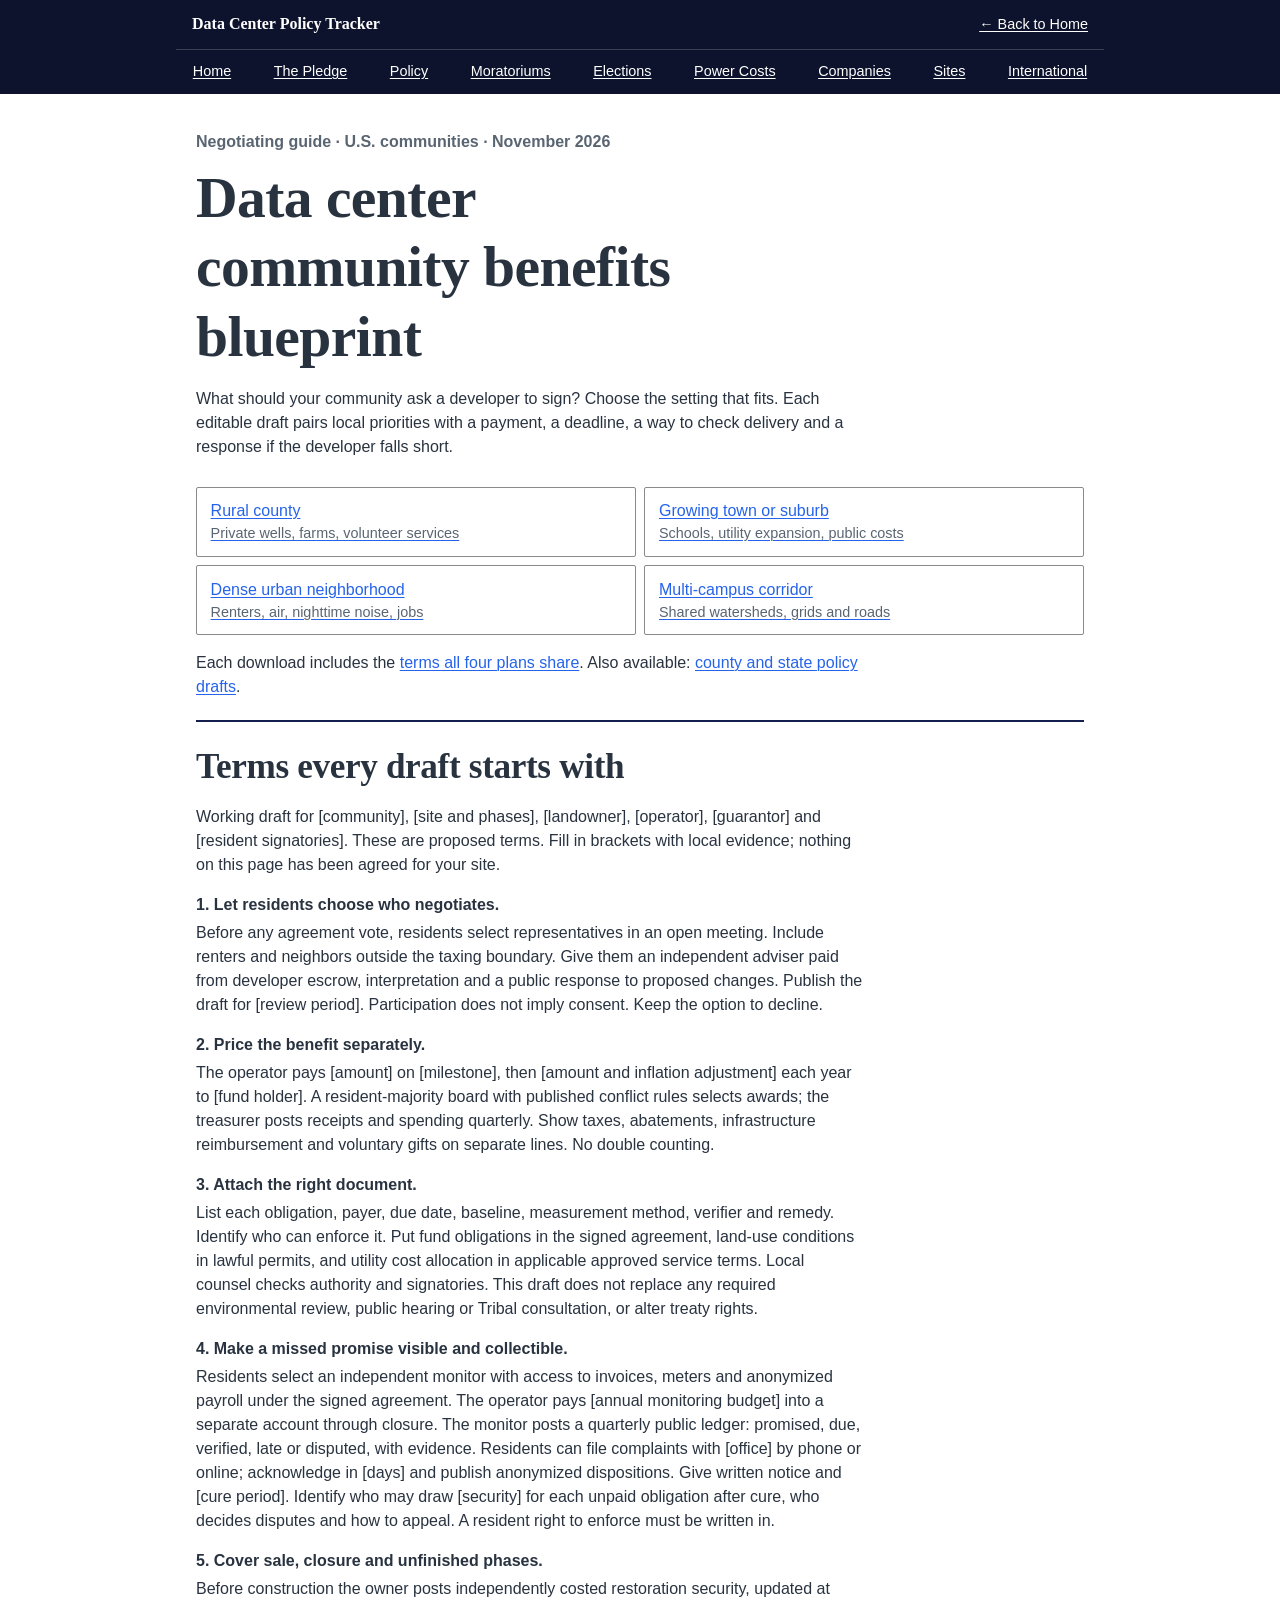
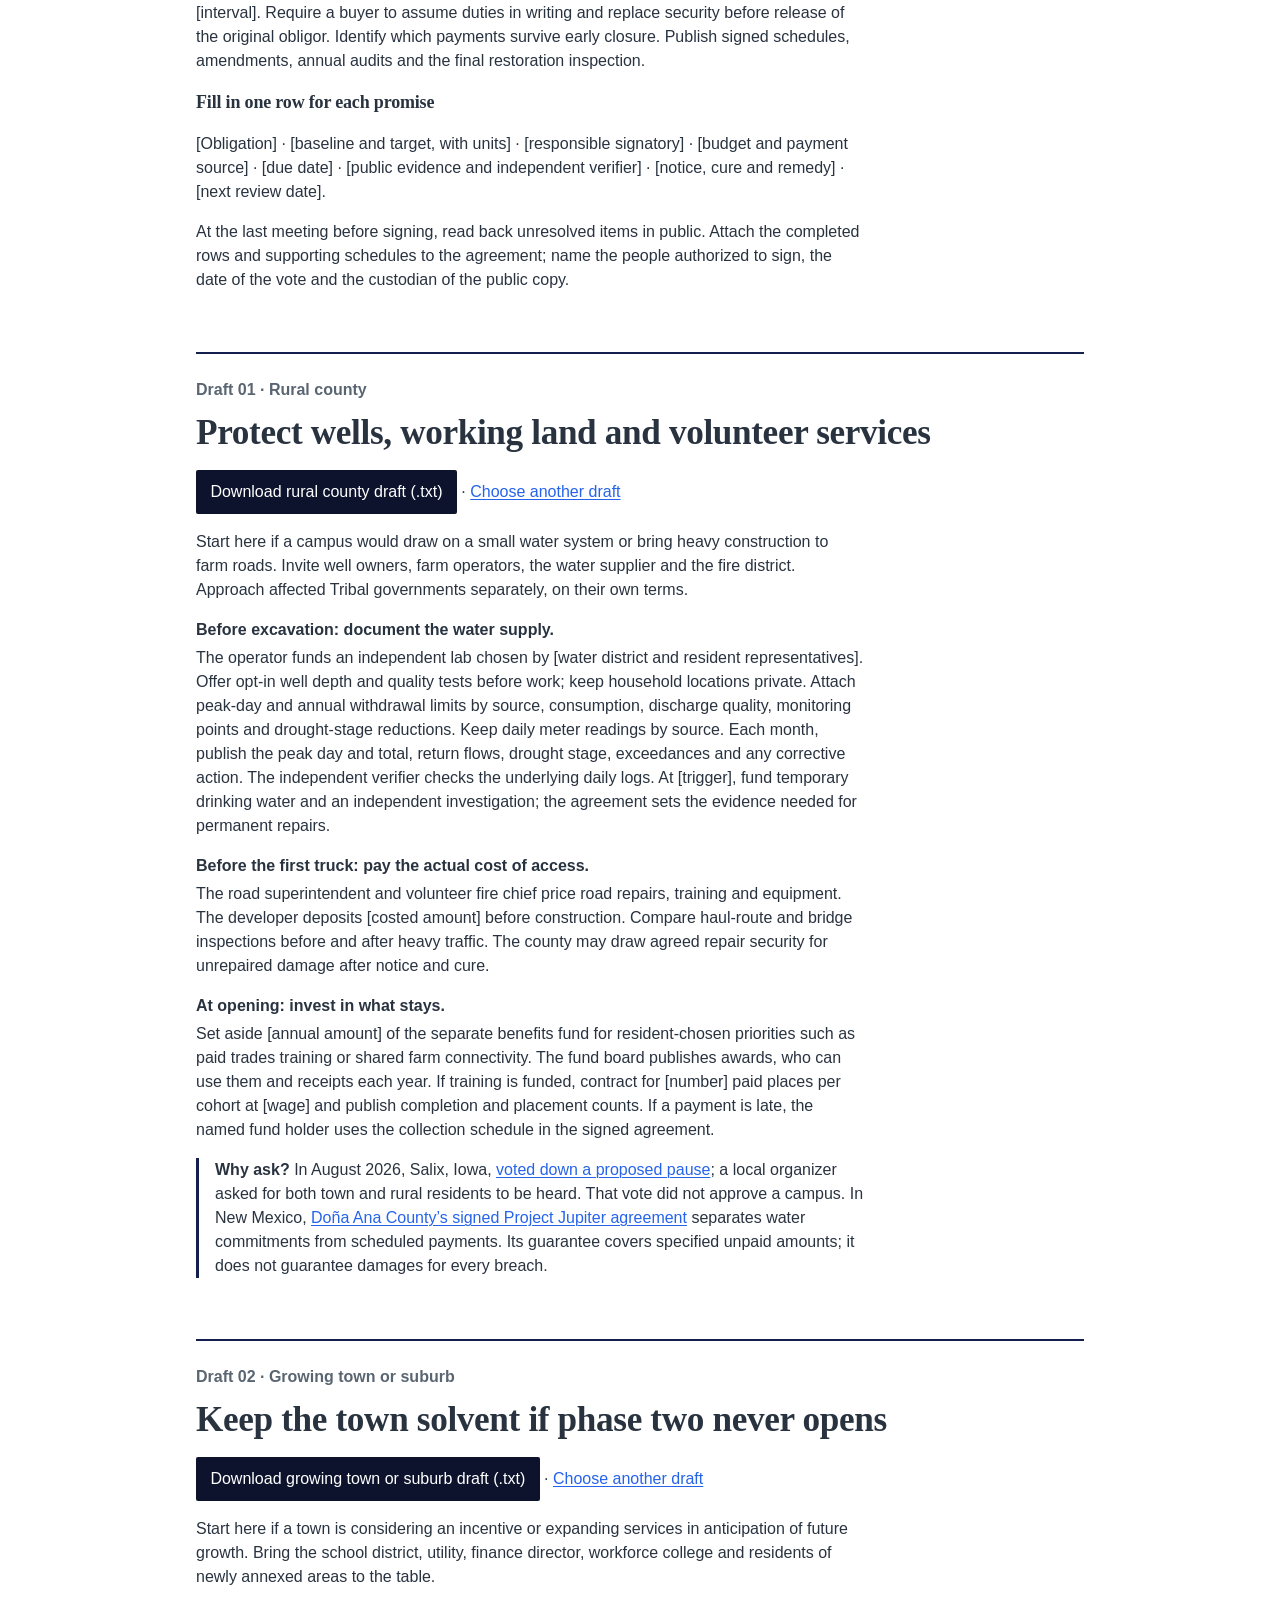
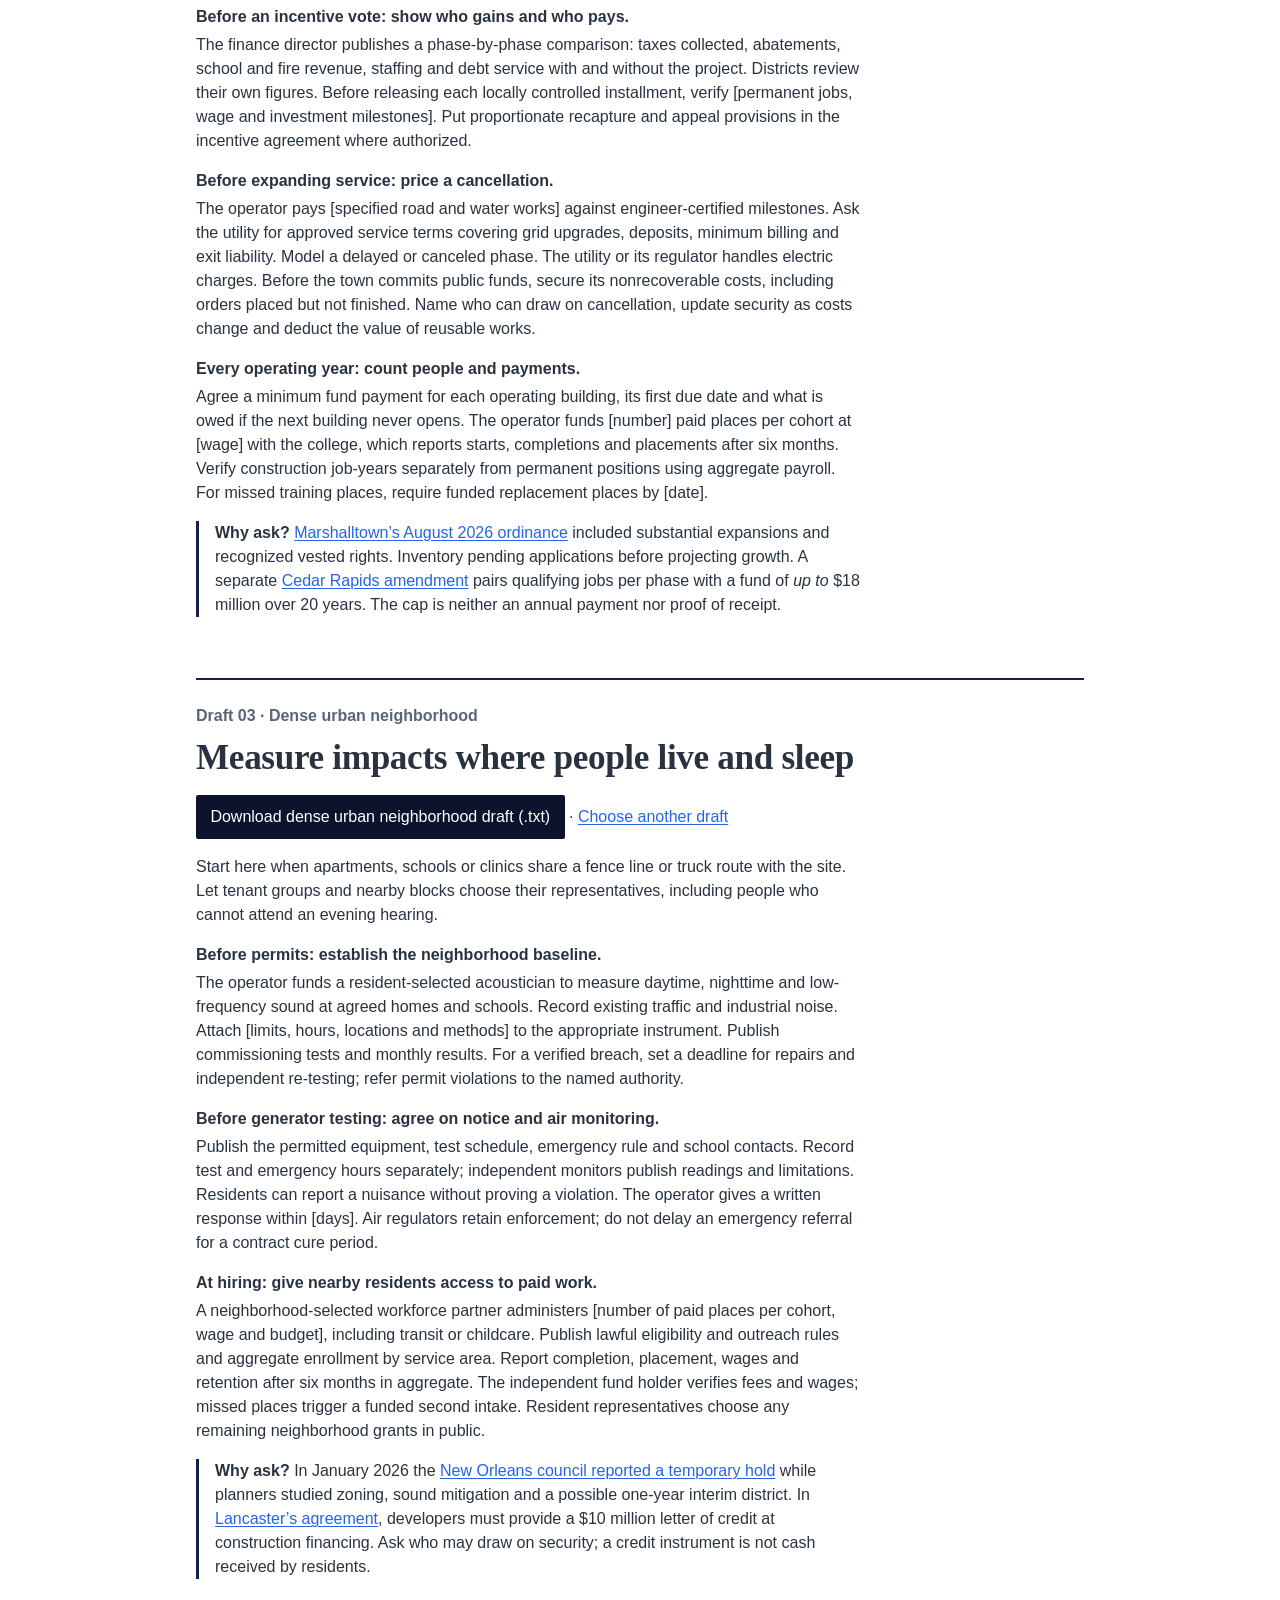
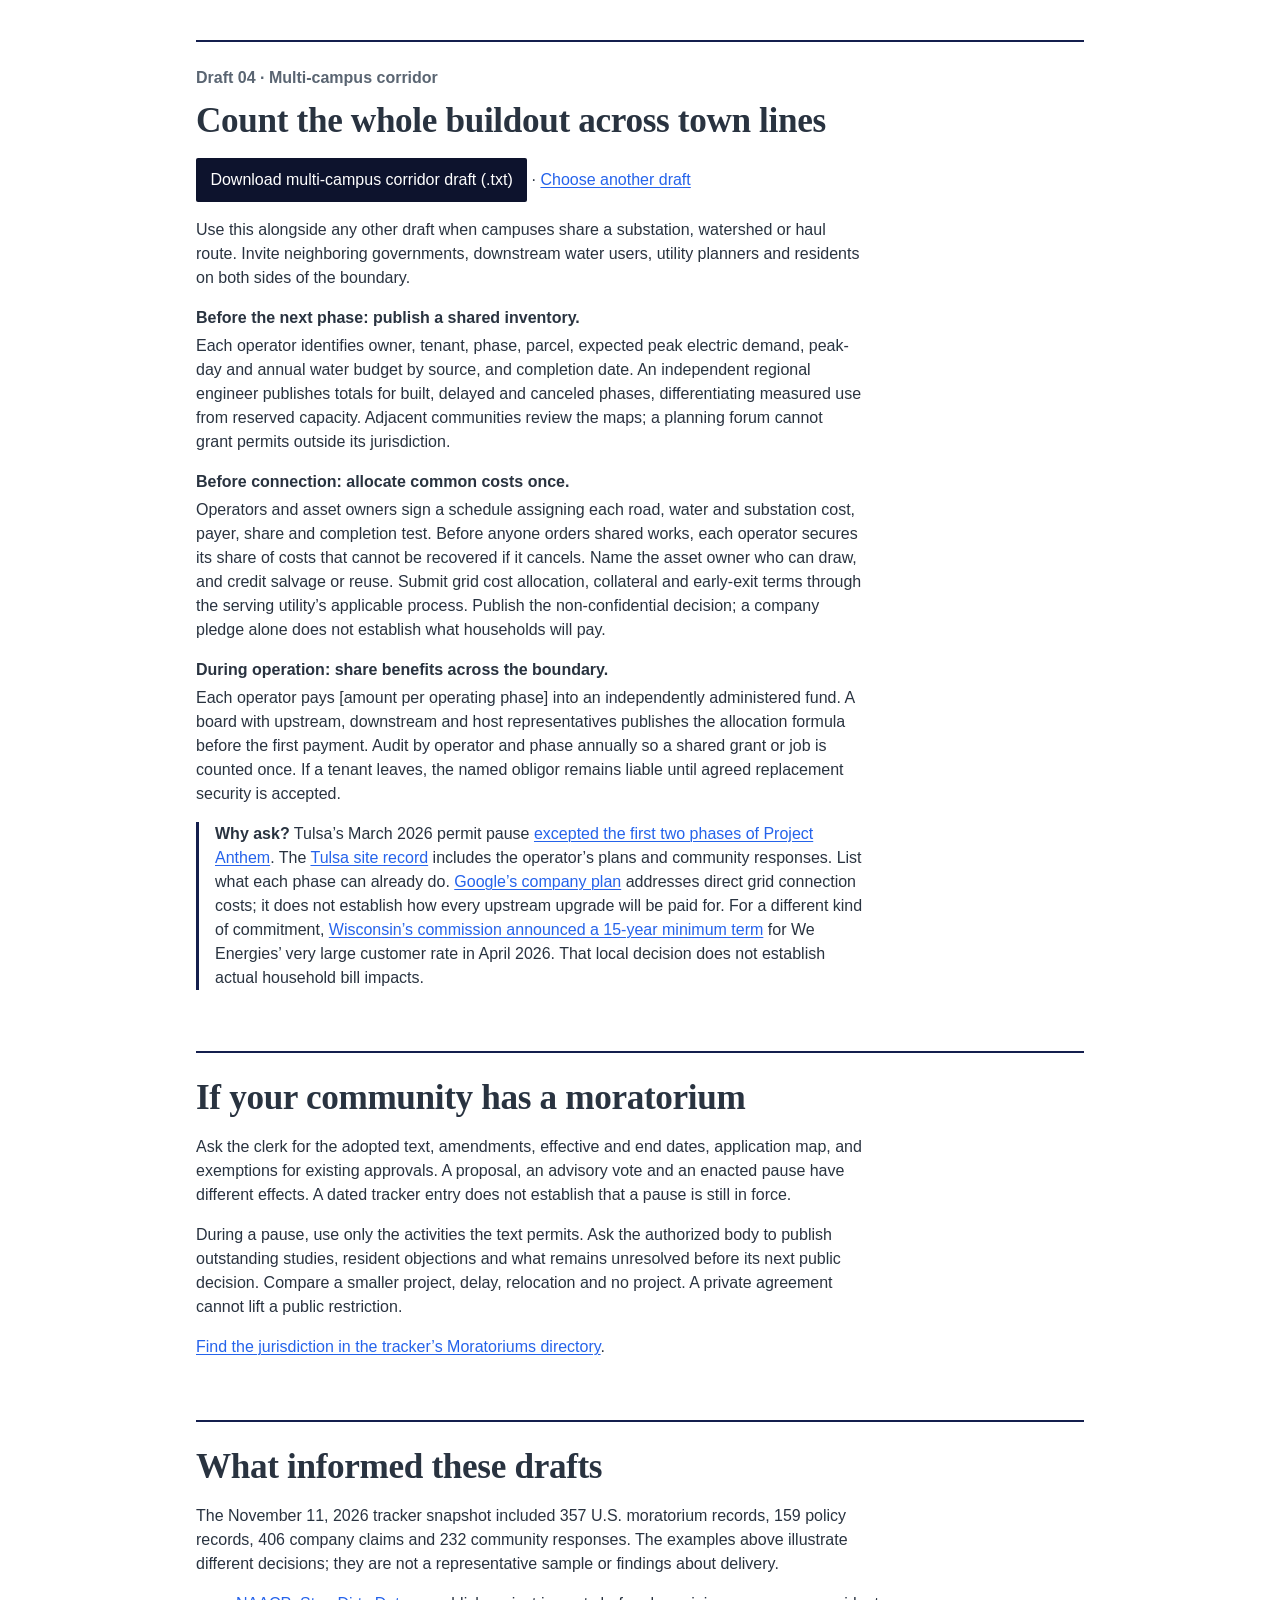
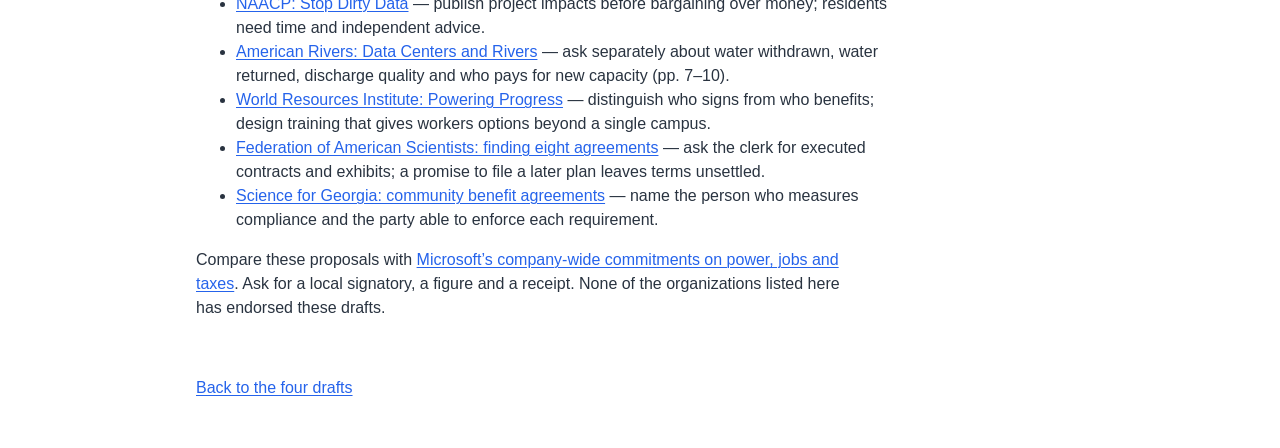
<file: docs/community-benefits.html>
<!doctype html>
<html lang="en">
<head>
  <meta charset="utf-8">
  <meta name="viewport" content="width=device-width, initial-scale=1">
  <title>Data center community benefits blueprint | Data Center Policy Tracker</title>
  <meta name="description" content="Four editable draft plans for negotiating a data center: a rural county, a growing town, an urban neighborhood and a corridor with several campuses.">
  <link rel="canonical" href="https://pranava0x0.github.io/datacenterpolicytracker/community-benefits.html">
  <meta property="og:title" content="Data center community benefits blueprint">
  <meta property="og:description" content="Pick a community, download its draft, and bring specific terms to the next meeting.">
  <link rel="stylesheet" href="styles.css?v=20261111">
  <style>
    html { scroll-padding-top: var(--bp-header-height, 9rem); }
    main, .bp-bar > div, .bp-nav { max-width: 58rem; margin: auto; }
    .bp-bar { position: sticky; top: 0; z-index: 10; background: var(--band-bg); color: var(--band-text); }
    .bp-bar > div { display: flex; justify-content: space-between; align-items: center; gap: .75rem; padding: .15rem 1rem; }
    .bp-bar > div span { font-family: var(--font-serif); font-weight: 600; }
    .bp-bar a { display: inline-flex; align-items: center; justify-content: center; min-height: 44px; }
    #bp-back { flex: none; font-size: .9rem; }
    .bp-bar a:focus-visible { outline: 2px solid var(--band-accent); outline-offset: -2px; }
    .bp-nav { display: flex; flex-wrap: wrap; justify-content: space-between; padding: 0 .6rem; border-top: 1px solid var(--band-hairline); }
    .bp-nav a { padding: 0 .45rem; font-size: .9rem; }
    @media (max-width: 42rem) {
      .bp-nav { justify-content: center; }
      .bp-nav a { padding: 0 .45rem; font-size: .8rem; white-space: nowrap; }
    }
    @media (max-height: 28rem) { .bp-bar { position: static; } html { scroll-padding-top: 0; } }
    .bp-bar a { color: inherit; }
    .bp-intro { padding: 1.25rem 0 .75rem; }
    .bp-kicker { font-weight: 650; color: var(--text-muted); margin: 0 0 .6rem; }
    h1 { font-size: clamp(2.2rem, 5vw, 3.6rem); max-width: 19ch; }
    h2 { font-size: clamp(1.6rem, 3.5vw, 2.2rem); }
    p, dd, li { max-width: 75ch; }
    .bp-picker { display:grid; grid-template-columns: repeat(2, minmax(0,1fr)); gap:.55rem; }
    .bp-picker a { display:block; padding:.7rem .85rem; border:1px solid var(--border-strong); border-radius:var(--radius-sm); }
    .bp-picker span { display:block; color:var(--text-muted); font-size:.9rem; }
    article, .bp-block { border-top:2px solid var(--accent); padding:1.5rem 0; margin-top:1.3rem; scroll-margin-top:.5rem; }
    dt { font-weight:700; margin-top:1rem; }
    dd { margin:.25rem 0; }
    .bp-note { border-left:3px solid var(--accent); padding-left:1rem; }
    button { font:inherit; padding:.55rem .9rem; min-height:44px; color:var(--band-text); background:var(--band-bg); border:0; border-radius:var(--radius-sm); cursor:pointer; }
    a:focus-visible, button:focus-visible { outline:3px solid var(--link); outline-offset:2px; }
    @media(pointer:coarse) { .bp-actions a, .bp-bar a {display:inline-flex;align-items:center;min-height:44px;} }
    @media(max-width:32rem) { main {padding-inline:1rem;} .bp-picker a {padding:.55rem;} }
    @media print { .bp-picker,.bp-actions,.bp-bar,.bp-return {display:none;} article {break-before:page;} a[href]::after {overflow-wrap:anywhere;} }
  </style>
</head>
<body>
<a class="skip-link" href="#main">Skip to blueprint</a>
<header class="bp-bar">
  <div><span>Data Center Policy Tracker</span><a id="bp-back" href="index.html#overview">← Back to Home</a></div>
  <nav class="bp-nav" aria-label="Main navigation">
    <a href="index.html#overview">Home</a>
    <a href="index.html#ratepayer">The Pledge</a>
    <a href="index.html#policies">Policy</a>
    <a href="index.html#moratoriums">Moratoriums</a>
    <a href="index.html#elections">Elections</a>
    <a href="index.html#tariffs">Power Costs</a>
    <a href="index.html#comparison">Companies</a>
    <a href="index.html#explorer">Sites</a>
    <a href="index.html#world">International</a>
  </nav>
</header>
<main id="main">
  <header class="bp-intro">
    <p class="bp-kicker">Negotiating guide · U.S. communities · November 2026</p>
    <h1>Data center community benefits blueprint</h1>
    <p>What should your community ask a developer to sign? Choose the setting that fits. Each editable draft pairs local priorities with a payment, a deadline, a way to check delivery and a response if the developer falls short.</p>
  </header>
  <nav aria-label="Choose your draft" class="bp-picker" id="choose">
    <a href="#rural">Rural county<span>Private wells, farms, volunteer services</span></a>
    <a href="#town">Growing town or suburb<span>Schools, utility expansion, public costs</span></a>
    <a href="#urban">Dense urban neighborhood<span>Renters, air, nighttime noise, jobs</span></a>
    <a href="#corridor">Multi-campus corridor<span>Shared watersheds, grids and roads</span></a>
  </nav>
  <p>Each download includes the <a href="#common">terms all four plans share</a>. Also available: <a href="index.html#policies/agreements/drafts">county and state policy drafts</a>.</p>
  <section id="common" class="bp-block">
    <h2>Terms every draft starts with</h2>
    <p>Working draft for [community], [site and phases], [landowner], [operator], [guarantor] and [resident signatories]. These are proposed terms. Fill in brackets with local evidence; nothing on this page has been agreed for your site.</p>
    <dl>
      <dt>1. Let residents choose who negotiates.</dt><dd>Before any agreement vote, residents select representatives in an open meeting. Include renters and neighbors outside the taxing boundary. Give them an independent adviser paid from developer escrow, interpretation and a public response to proposed changes. Publish the draft for [review period]. Participation does not imply consent. Keep the option to decline.</dd>
      <dt>2. Price the benefit separately.</dt><dd>The operator pays [amount] on [milestone], then [amount and inflation adjustment] each year to [fund holder]. A resident-majority board with published conflict rules selects awards; the treasurer posts receipts and spending quarterly. Show taxes, abatements, infrastructure reimbursement and voluntary gifts on separate lines. No double counting.</dd>
      <dt>3. Attach the right document.</dt><dd>List each obligation, payer, due date, baseline, measurement method, verifier and remedy. Identify who can enforce it. Put fund obligations in the signed agreement, land-use conditions in lawful permits, and utility cost allocation in applicable approved service terms. Local counsel checks authority and signatories. This draft does not replace any required environmental review, public hearing or Tribal consultation, or alter treaty rights.</dd>
      <dt>4. Make a missed promise visible and collectible.</dt><dd>Residents select an independent monitor with access to invoices, meters and anonymized payroll under the signed agreement. The operator pays [annual monitoring budget] into a separate account through closure. The monitor posts a quarterly public ledger: promised, due, verified, late or disputed, with evidence. Residents can file complaints with [office] by phone or online; acknowledge in [days] and publish anonymized dispositions. Give written notice and [cure period]. Identify who may draw [security] for each unpaid obligation after cure, who decides disputes and how to appeal. A resident right to enforce must be written in.</dd>
      <dt>5. Cover sale, closure and unfinished phases.</dt><dd>Before construction the owner posts independently costed restoration security, updated at [interval]. Require a buyer to assume duties in writing and replace security before release of the original obligor. Identify which payments survive early closure. Publish signed schedules, amendments, annual audits and the final restoration inspection.</dd>
    </dl>
    <h3>Fill in one row for each promise</h3>
    <p>[Obligation] · [baseline and target, with units] · [responsible signatory] · [budget and payment source] · [due date] · [public evidence and independent verifier] · [notice, cure and remedy] · [next review date].</p>
    <p>At the last meeting before signing, read back unresolved items in public. Attach the completed rows and supporting schedules to the agreement; name the people authorized to sign, the date of the vote and the custodian of the public copy.</p>
  </section>
  <article id="rural" aria-labelledby="rural-title">
    <p class="bp-kicker">Draft 01 · Rural county</p><h2 id="rural-title">Protect wells, working land and volunteer services</h2>
    <p>Start here if a campus would draw on a small water system or bring heavy construction to farm roads. Invite well owners, farm operators, the water supplier and the fire district. Approach affected Tribal governments separately, on their own terms.</p>
    <dl>
      <dt>Before excavation: document the water supply.</dt><dd>The operator funds an independent lab chosen by [water district and resident representatives]. Offer opt-in well depth and quality tests before work; keep household locations private. Attach peak-day and annual withdrawal limits by source, consumption, discharge quality, monitoring points and drought-stage reductions. Keep daily meter readings by source. Each month, publish the peak day and total, return flows, drought stage, exceedances and any corrective action. The independent verifier checks the underlying daily logs. At [trigger], fund temporary drinking water and an independent investigation; the agreement sets the evidence needed for permanent repairs.</dd>
      <dt>Before the first truck: pay the actual cost of access.</dt><dd>The road superintendent and volunteer fire chief price road repairs, training and equipment. The developer deposits [costed amount] before construction. Compare haul-route and bridge inspections before and after heavy traffic. The county may draw agreed repair security for unrepaired damage after notice and cure.</dd>
      <dt>At opening: invest in what stays.</dt><dd>Set aside [annual amount] of the separate benefits fund for resident-chosen priorities such as paid trades training or shared farm connectivity. The fund board publishes awards, who can use them and receipts each year. If training is funded, contract for [number] paid places per cohort at [wage] and publish completion and placement counts. If a payment is late, the named fund holder uses the collection schedule in the signed agreement.</dd>
    </dl>
    <p class="bp-note"><strong>Why ask?</strong> In August 2026, Salix, Iowa, <a href="https://www.iowapublicradio.org/ipr-news/2026-08-21/salix-data-center-moratorium-fails">voted down a proposed pause</a>; a local organizer asked for both town and rural residents to be heard. That vote did not approve a campus. In New Mexico, <a href="index.html?policy=dona-ana-county-nm-project-jupiter-cba-2025#policies">Doña Ana County’s signed Project Jupiter agreement</a> separates water commitments from scheduled payments. Its guarantee covers specified unpaid amounts; it does not guarantee damages for every breach.</p>
  </article>
  <article id="town" aria-labelledby="town-title">
    <p class="bp-kicker">Draft 02 · Growing town or suburb</p><h2 id="town-title">Keep the town solvent if phase two never opens</h2>
    <p>Start here if a town is considering an incentive or expanding services in anticipation of future growth. Bring the school district, utility, finance director, workforce college and residents of newly annexed areas to the table.</p>
    <dl>
      <dt>Before an incentive vote: show who gains and who pays.</dt><dd>The finance director publishes a phase-by-phase comparison: taxes collected, abatements, school and fire revenue, staffing and debt service with and without the project. Districts review their own figures. Before releasing each locally controlled installment, verify [permanent jobs, wage and investment milestones]. Put proportionate recapture and appeal provisions in the incentive agreement where authorized.</dd>
      <dt>Before expanding service: price a cancellation.</dt><dd>The operator pays [specified road and water works] against engineer-certified milestones. Ask the utility for approved service terms covering grid upgrades, deposits, minimum billing and exit liability. Model a delayed or canceled phase. The utility or its regulator handles electric charges. Before the town commits public funds, secure its nonrecoverable costs, including orders placed but not finished. Name who can draw on cancellation, update security as costs change and deduct the value of reusable works.</dd>
      <dt>Every operating year: count people and payments.</dt><dd>Agree a minimum fund payment for each operating building, its first due date and what is owed if the next building never opens. The operator funds [number] paid places per cohort at [wage] with the college, which reports starts, completions and placements after six months. Verify construction job-years separately from permanent positions using aggregate payroll. For missed training places, require funded replacement places by [date].</dd>
    </dl>
    <p class="bp-note"><strong>Why ask?</strong> <a href="https://www.marshalltown-ia.gov/DocumentCenter/View/12040/2026-08-24_ORD-15123_SIGNED-Temporary_Data_Center_Moratorium">Marshalltown’s August 2026 ordinance</a> included substantial expansions and recognized vested rights. Inventory pending applications before projecting growth. A separate <a href="index.html?policy=cedar-rapids-ia-qts-amended-development-agreement-2025#policies">Cedar Rapids amendment</a> pairs qualifying jobs per phase with a fund of <em>up to</em> $18 million over 20 years. The cap is neither an annual payment nor proof of receipt.</p>
  </article>
  <article id="urban" aria-labelledby="urban-title">
    <p class="bp-kicker">Draft 03 · Dense urban neighborhood</p><h2 id="urban-title">Measure impacts where people live and sleep</h2>
    <p>Start here when apartments, schools or clinics share a fence line or truck route with the site. Let tenant groups and nearby blocks choose their representatives, including people who cannot attend an evening hearing.</p>
    <dl>
      <dt>Before permits: establish the neighborhood baseline.</dt><dd>The operator funds a resident-selected acoustician to measure daytime, nighttime and low-frequency sound at agreed homes and schools. Record existing traffic and industrial noise. Attach [limits, hours, locations and methods] to the appropriate instrument. Publish commissioning tests and monthly results. For a verified breach, set a deadline for repairs and independent re-testing; refer permit violations to the named authority.</dd>
      <dt>Before generator testing: agree on notice and air monitoring.</dt><dd>Publish the permitted equipment, test schedule, emergency rule and school contacts. Record test and emergency hours separately; independent monitors publish readings and limitations. Residents can report a nuisance without proving a violation. The operator gives a written response within [days]. Air regulators retain enforcement; do not delay an emergency referral for a contract cure period.</dd>
      <dt>At hiring: give nearby residents access to paid work.</dt><dd>A neighborhood-selected workforce partner administers [number of paid places per cohort, wage and budget], including transit or childcare. Publish lawful eligibility and outreach rules and aggregate enrollment by service area. Report completion, placement, wages and retention after six months in aggregate. The independent fund holder verifies fees and wages; missed places trigger a funded second intake. Resident representatives choose any remaining neighborhood grants in public.</dd>
    </dl>
    <p class="bp-note"><strong>Why ask?</strong> In January 2026 the <a href="https://council.nola.gov/news/january-2026/new-orleans-city-council-approves-motions-to-study/">New Orleans council reported a temporary hold</a> while planners studied zoning, sound mitigation and a possible one-year interim district. In <a href="index.html?policy=lancaster-pa-coreweave-cba-2025#policies">Lancaster’s agreement</a>, developers must provide a $10 million letter of credit at construction financing. Ask who may draw on security; a credit instrument is not cash received by residents.</p>
  </article>
  <article id="corridor" aria-labelledby="corridor-title">
    <p class="bp-kicker">Draft 04 · Multi-campus corridor</p><h2 id="corridor-title">Count the whole buildout across town lines</h2>
    <p>Use this alongside any other draft when campuses share a substation, watershed or haul route. Invite neighboring governments, downstream water users, utility planners and residents on both sides of the boundary.</p>
    <dl>
      <dt>Before the next phase: publish a shared inventory.</dt><dd>Each operator identifies owner, tenant, phase, parcel, expected peak electric demand, peak-day and annual water budget by source, and completion date. An independent regional engineer publishes totals for built, delayed and canceled phases, differentiating measured use from reserved capacity. Adjacent communities review the maps; a planning forum cannot grant permits outside its jurisdiction.</dd>
      <dt>Before connection: allocate common costs once.</dt><dd>Operators and asset owners sign a schedule assigning each road, water and substation cost, payer, share and completion test. Before anyone orders shared works, each operator secures its share of costs that cannot be recovered if it cancels. Name the asset owner who can draw, and credit salvage or reuse. Submit grid cost allocation, collateral and early-exit terms through the serving utility’s applicable process. Publish the non-confidential decision; a company pledge alone does not establish what households will pay.</dd>
      <dt>During operation: share benefits across the boundary.</dt><dd>Each operator pays [amount per operating phase] into an independently administered fund. A board with upstream, downstream and host representatives publishes the allocation formula before the first payment. Audit by operator and phase annually so a shared grant or job is counted once. If a tenant leaves, the named obligor remains liable until agreed replacement security is accepted.</dd>
    </dl>
    <p class="bp-note"><strong>Why ask?</strong> Tulsa’s March 2026 permit pause <a href="https://ktul.com/news/local/tulsa-city-council-oks-temporary-halt-on-new-data-center-construction-through-2026">excepted the first two phases of Project Anthem</a>. The <a href="index.html?project=meta-tulsa-ok#explorer">Tulsa site record</a> includes the operator’s plans and community responses. List what each phase can already do. <a href="index.html?policy=google-company-plan-responsible-growth-2026#policies">Google’s company plan</a> addresses direct grid connection costs; it does not establish how every upstream upgrade will be paid for. For a different kind of commitment, <a href="https://psc.wi.gov/Documents/PressReleases/04.24.2026PressRelease.PDF">Wisconsin’s commission announced a 15-year minimum term</a> for We Energies’ very large customer rate in April 2026. That local decision does not establish actual household bill impacts.</p>
  </article>
  <section id="pause" class="bp-block">
    <h2>If your community has a moratorium</h2>
    <p>Ask the clerk for the adopted text, amendments, effective and end dates, application map, and exemptions for existing approvals. A proposal, an advisory vote and an enacted pause have different effects. A dated tracker entry does not establish that a pause is still in force.</p>
    <p>During a pause, use only the activities the text permits. Ask the authorized body to publish outstanding studies, resident objections and what remains unresolved before its next public decision. Compare a smaller project, delay, relocation and no project. A private agreement cannot lift a public restriction.</p>
    <p><a href="index.html#moratoriums">Find the jurisdiction in the tracker’s Moratoriums directory</a>.</p>
  </section>
  <section id="sources" class="bp-block">
    <h2>What informed these drafts</h2>
    <p>The November 11, 2026 tracker snapshot included 357 U.S. moratorium records, 159 policy records, 406 company claims and 232 community responses. The examples above illustrate different decisions; they are not a representative sample or findings about delivery.</p>
    <ul>
      <li><a href="https://naacp.org/sites/default/files/documents/NAACP%20Stop%20Dirty%20Data%20How%20to%20Negotiate%20on%20CBAs%20and%20CAB%20template%20-%20Final.pdf">NAACP: Stop Dirty Data</a> — publish project impacts before bargaining over money; residents need time and independent advice.</li>
      <li><a href="https://www.americanrivers.org/wp-content/uploads/2026/05/AR_DataCenterToolkit_Final_Digital.pdf">American Rivers: Data Centers and Rivers</a> — ask separately about water withdrawn, water returned, discharge quality and who pays for new capacity (pp. 7–10).</li>
      <li><a href="https://www.wri.org/technical-perspectives/community-benefits-agreements-data-centers">World Resources Institute: Powering Progress</a> — distinguish who signs from who benefits; design training that gives workers options beyond a single campus.</li>
      <li><a href="https://fas.org/publication/data-center-community-benefit-agreements/">Federation of American Scientists: finding eight agreements</a> — ask the clerk for executed contracts and exhibits; a promise to file a later plan leaves terms unsettled.</li>
      <li><a href="https://scienceforgeorgia.org/knowledge-base1/community-benefit-agreements-for-data-centers/">Science for Georgia: community benefit agreements</a> — name the person who measures compliance and the party able to enforce each requirement.</li>
    </ul>
    <p>Compare these proposals with <a href="index.html?policy=microsoft-company-plan-community-first-2026#policies">Microsoft’s company-wide commitments on power, jobs and taxes</a>. Ask for a local signatory, a figure and a receipt. None of the organizations listed here has endorsed these drafts.</p>
  </section>
  <p class="bp-return"><a href="#choose">Back to the four drafts</a></p>
</main>
<script>
  const preference = window.matchMedia('(prefers-color-scheme: dark)').matches ? 'dark' : 'light';
  let theme = preference;
  try { theme = localStorage.getItem('dcb-theme') || preference; } catch { /* Some file previews disable storage. */ }
  document.documentElement.dataset.theme = theme;
  const bar = document.querySelector('.bp-bar');
  function sizeHeader() {
    document.documentElement.style.setProperty('--bp-header-height', bar.offsetHeight + 'px');
  }
  sizeHeader();
  new ResizeObserver(sizeHeader).observe(bar);

  // Consume the handoff once. Only a reload reuses the active return route;
  // a newly opened shared draft starts at Home even in the same browser tab.
  try {
    const key = 'dcb-plans-entry';
    const pending = sessionStorage.getItem(key);
    const reload = performance.getEntriesByType('navigation')[0]?.type === 'reload';
    const entry = JSON.parse(pending || (reload && sessionStorage.getItem('dcb-plans-return')) || 'null');
    sessionStorage.removeItem(key);
    sessionStorage.removeItem('dcb-plans-return');
    if (entry) {
      const from = new URL(entry.url);
      const dashboard = new URL('index.html', location.href);
      const referral = document.referrer ? new URL(document.referrer) : null;
      const sameDashboard = from.protocol === dashboard.protocol && from.origin === dashboard.origin &&
        [dashboard.pathname, new URL('./', dashboard).pathname].includes(from.pathname);
      // File previews omit the referrer; the pending handoff is tab-local.
      if (sameDashboard && ((!pending && reload) || location.protocol === 'file:' ||
          (referral && from.origin === referral.origin && from.pathname === referral.pathname && from.search === referral.search))) {
        const back = document.getElementById('bp-back');
        back.href = from.href;
        back.textContent = '← Back to ' + entry.label;
        sessionStorage.setItem('dcb-plans-return', JSON.stringify(entry));
      }
    }
  } catch { /* Storage is optional; the static Home link remains usable. */ }
  const publicPage = document.querySelector('link[rel="canonical"]').href;
  function draftText(section) {
    return Array.from(section.querySelectorAll('h2, h3, p:not(.bp-actions), dt, dd, li'), el => {
      const copy = el.cloneNode(true);
      for (const a of copy.querySelectorAll('a')) {
        a.append(' (' + new URL(a.getAttribute('href'), publicPage).href + ')');
      }
      return copy.textContent.trim();
    }).join('\n\n');
  }
  for (const article of document.querySelectorAll('article')) {
    const actions = document.createElement('p');
    actions.className = 'bp-actions';
    const button = document.createElement('button');
    button.type = 'button';
    const setting = article.querySelector('.bp-kicker').textContent.split(' · ')[1];
    button.textContent = 'Download ' + setting.toLowerCase() + ' draft (.txt)';
    button.addEventListener('click', () => {
      const sections = [article, ...['common','pause','sources'].map(id => document.getElementById(id))];
      const text = 'Data center community benefits blueprint\n' + publicPage + '#' + article.id + '\n\n' + sections.map(draftText).join('\n\n');
      const url = URL.createObjectURL(new Blob([text], {type:'text/plain;charset=utf-8'}));
      const a = document.createElement('a');
      a.href = url; a.download = article.id + '-community-benefits-draft.txt';
      document.body.append(a); a.click(); a.remove();
      setTimeout(() => URL.revokeObjectURL(url), 1000);
    });
    actions.append(button, ' · ');
    const back = document.createElement('a');
    back.href = '#choose'; back.textContent = 'Choose another draft';
    actions.append(back);
    article.querySelector('h2').after(actions);
  }
</script>
</body>
</html>
</file>
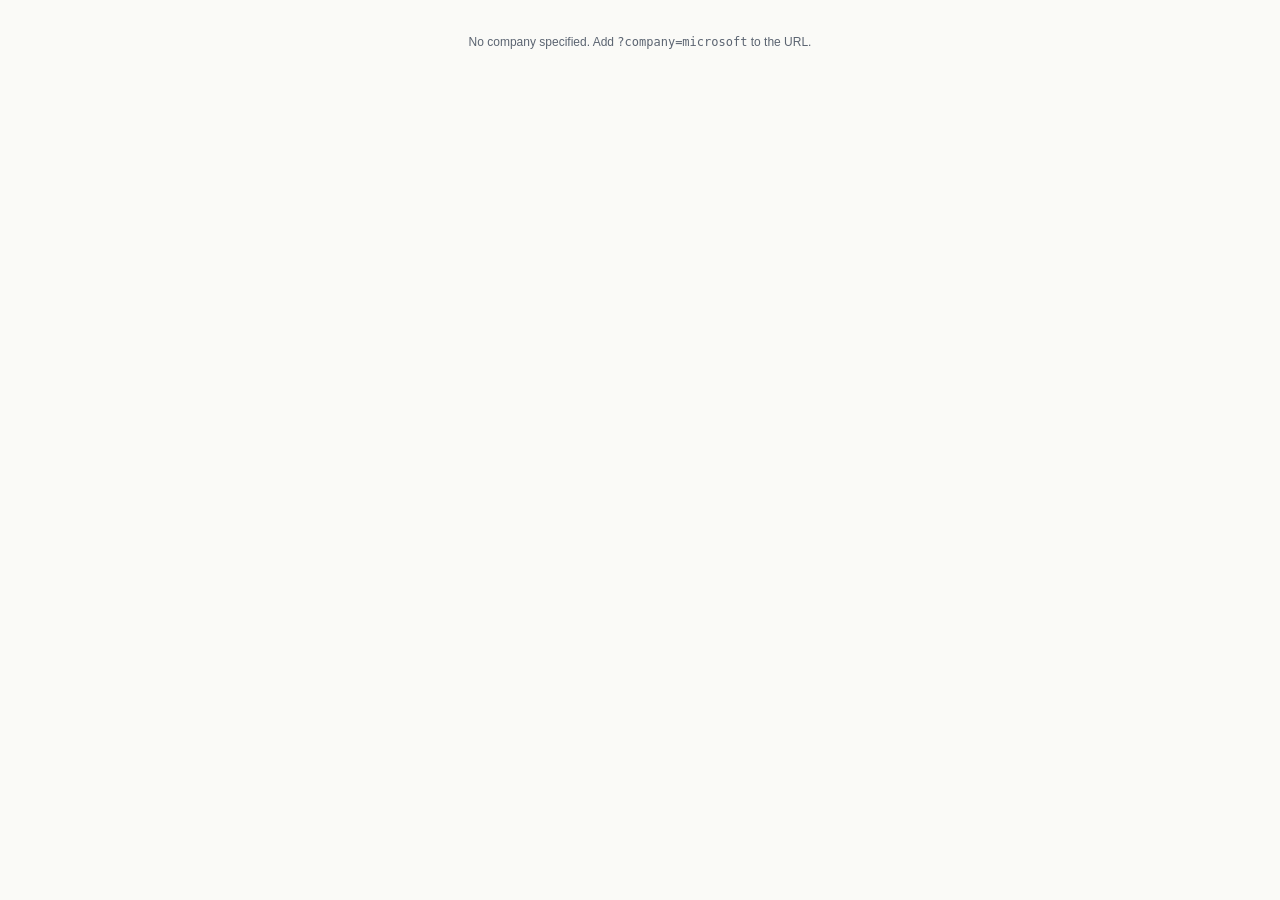
<file: docs/embed.html>
<!doctype html>
<html lang="en" data-theme="light">
  <head>
    <meta charset="utf-8" />
    <meta name="viewport" content="width=device-width, initial-scale=1" />
    <meta name="color-scheme" content="light dark" />
    <meta http-equiv="Content-Security-Policy" content="default-src 'self'; style-src 'unsafe-inline'; script-src 'unsafe-inline'">
    <title>Data Center Policy Tracker — Embed</title>
    <!--
      Embed widget — Data Center Policy Tracker (v1.17)

      Usage:
        <iframe src="https://<host>/embed.html?company=microsoft" width="360" height="260"
                frameborder="0" style="border:none;border-radius:8px"></iframe>

      Params:
        company=<slug>   — required. One of: meta, google, microsoft, amazon, openai,
                           anthropic, xai, oracle, wonder-valley, qts, crusoe, coreweave, prologis
        theme=light|dark — optional; defaults to the viewer's system preference.

      The widget displays:
        - Company name + HQ
        - Theme coverage matrix (8 themes, ✓ or —)
        - Claim count + link back to the full dashboard
        - "Formal agreement" count if any

      No Leaflet, no map, no runtime backend. Just companies.json + claims.json.
    -->
    <style>
      :root {
        --bg: #fafaf7;
        --surface: #fff;
        --text: #14181f;
        --text-muted: #5b6471;
        --border: #d9d6cc;
        --accent: #2f5d8a;
        --positive: #2f7a4d;
        --positive-soft: #d8eadd;
        --embed-radius: 8px;
      }

      [data-theme="dark"] {
        --bg: #0d1116;
        --surface: #171c24;
        --text: #e8eaed;
        --text-muted: #8c95a2;
        --border: #2e3540;
        --accent: #5b8fc7;
      }

      *, *::before, *::after { box-sizing: border-box; margin: 0; padding: 0; }

      body {
        font-family: -apple-system, BlinkMacSystemFont, "Segoe UI", Helvetica, Arial, sans-serif;
        background: var(--bg);
        color: var(--text);
        font-size: 13px;
        line-height: 1.4;
        padding: 14px 16px 12px;
        min-height: 200px;
      }

      .embed-header {
        margin-bottom: 10px;
        border-bottom: 1px solid var(--border);
        padding-bottom: 10px;
      }

      .embed-company {
        font-weight: 700;
        font-size: 15px;
        color: var(--text);
      }

      .embed-hq {
        font-size: 11px;
        color: var(--text-muted);
        margin-top: 2px;
      }

      .theme-grid {
        display: grid;
        grid-template-columns: repeat(4, 1fr);
        gap: 4px;
        margin: 10px 0;
      }

      .theme-cell {
        background: var(--surface);
        border: 1px solid var(--border);
        border-radius: 4px;
        padding: 5px 6px;
        font-size: 10px;
        text-align: center;
      }

      .theme-cell.has-claim {
        border-color: var(--accent);
        background: color-mix(in srgb, var(--accent) 8%, var(--bg));
      }

      .theme-label {
        display: block;
        color: var(--text-muted);
        font-size: 9px;
        text-transform: uppercase;
        letter-spacing: 0.05em;
        margin-bottom: 2px;
        white-space: nowrap;
        overflow: hidden;
        text-overflow: ellipsis;
      }

      .theme-check {
        font-size: 13px;
        font-weight: 700;
        color: var(--positive);
      }

      .theme-empty {
        font-size: 11px;
        color: var(--border);
      }

      .embed-footer {
        display: flex;
        justify-content: space-between;
        align-items: center;
        font-size: 11px;
        color: var(--text-muted);
        margin-top: 8px;
        padding-top: 8px;
        border-top: 1px solid var(--border);
        gap: 8px;
      }

      .embed-cba-badge {
        display: inline-block;
        background: var(--positive-soft);
        color: var(--positive);
        font-size: 9px;
        font-weight: 600;
        text-transform: uppercase;
        letter-spacing: 0.05em;
        padding: 2px 6px;
        border-radius: 3px;
        white-space: nowrap;
      }

      .embed-link {
        color: var(--accent);
        text-decoration: none;
        font-size: 10px;
        white-space: nowrap;
      }

      .embed-link:hover { text-decoration: underline; }

      .embed-error {
        color: var(--text-muted);
        font-size: 12px;
        padding: 20px 0;
        text-align: center;
      }

      [hidden] { display: none !important; }
    </style>
  </head>
  <body>
    <div id="embed-content">
      <p class="embed-error">Loading…</p>
    </div>

    <script>
    "use strict";

    const THEMES = ["jobs","tax_revenue","energy","water","community_grants","infrastructure","education","engagement"];
    const THEME_LABELS = {
      jobs:"Jobs", tax_revenue:"Tax revenue", energy:"Energy", water:"Water",
      community_grants:"Grants", infrastructure:"Infrastructure",
      education:"Education", engagement:"Engagement",
    };
    // Canonical dashboard URL — update if hosting changes
    const DASHBOARD_URL = "./index.html";

    function getParam(name) {
      return new URLSearchParams(location.search).get(name);
    }

    // Honour explicit ?theme= override; else system preference
    const themePref = getParam("theme");
    if (themePref === "dark" || themePref === "light") {
      document.documentElement.setAttribute("data-theme", themePref);
    } else {
      const mq = window.matchMedia("(prefers-color-scheme: dark)");
      if (mq.matches) document.documentElement.setAttribute("data-theme", "dark");
    }

    async function init() {
      const slug = getParam("company");
      const root = document.getElementById("embed-content");

      if (!slug) {
        root.innerHTML = `<p class="embed-error">No company specified. Add <code>?company=microsoft</code> to the URL.</p>`;
        return;
      }

      let companies, claims;
      try {
        [companies, claims] = await Promise.all([
          fetch("data/companies.json").then(r => r.json()),
          fetch("data/claims.json").then(r => r.json()),
        ]);
      } catch (e) {
        root.innerHTML = `<p class="embed-error">Could not load data.</p>`;
        return;
      }

      const company = companies.companies.find(c => c.slug === slug);
      if (!company) {
        root.innerHTML = `<p class="embed-error">Unknown company: <code>${slug}</code></p>`;
        return;
      }

      const coClaims = claims.claims.filter(c => c.company_slug === slug);
      const coveredThemes = new Set(coClaims.map(c => c.theme));
      const formalCount = coClaims.filter(c => c.formal_agreement).length;
      const claimCount = coClaims.length;
      const dashUrl = `${DASHBOARD_URL}#comparison`;

      root.innerHTML = `
        <div class="embed-header">
          <div class="embed-company">${esc(company.name)}</div>
          <div class="embed-hq">${esc(company.hq)}</div>
        </div>
        <div class="theme-grid">
          ${THEMES.map(t => `
            <div class="theme-cell ${coveredThemes.has(t) ? 'has-claim' : ''}">
              <span class="theme-label">${esc(THEME_LABELS[t])}</span>
              ${coveredThemes.has(t)
                ? `<span class="theme-check" aria-label="covered">✓</span>`
                : `<span class="theme-empty" aria-label="not covered">—</span>`}
            </div>
          `).join("")}
        </div>
        <div class="embed-footer">
          <span>
            ${claimCount} claim${claimCount === 1 ? "" : "s"}
            ${formalCount ? `&nbsp;<span class="embed-cba-badge">${formalCount} formal agreement${formalCount === 1 ? "" : "s"}</span>` : ""}
          </span>
          <a class="embed-link" href="${esc(dashUrl)}" target="_blank" rel="noopener noreferrer">
            Full dashboard →
          </a>
        </div>
      `;
    }

    function esc(s) {
      return String(s ?? "")
        .replace(/&/g,"&amp;").replace(/</g,"&lt;")
        .replace(/>/g,"&gt;").replace(/"/g,"&quot;");
    }

    init();
    </script>
  </body>
</html>
</file>
<file: docs/styles.css>
/* ==========================================================================
   Data Center Policy Tracker — styles.css
   ==========================================================================
   Color tokens live on :root + [data-theme="dark"]. Per CLAUDE.md, never
   hard-code colors elsewhere — read CSS vars via getComputedStyle in JS.
   ========================================================================== */

/* Civic-record palette (v2): cool paper, near-black ink, one deep signal blue.
   Deliberately NOT the warm cream the source page uses — a warm-cream-and-gold
   editorial look reads as a consumer AI product, and this is a public record.
   Cool paper reads as a registry or an investigative newsroom, which is what
   the site actually is. The pledge's STRUCTURE is what we borrowed (Roman
   numeral commitments, letterspaced kickers, big display serif); the colour is
   ours.

   Every value below is a literal in BOTH this block and the dark block
   (DESIGN.md 12.12: a `var()` alias in :root only computes on :root and does
   NOT propagate the dark override to descendants). */
:root {
  /* v3 civic palette, taken from whitehouse.gov's own presets (extracted from
     the live site 2026-08-03): white paper, charcoal ink (#293340), deep navy
     (#0D132D / #151A30 / #141F4D), signal red (#B50000), amber (#FFBD00 —
     10.9:1 on the navy band, 1.7:1 on white, so it is a MARK color on light
     surfaces and a text color only on the band), stone (#E8E6E0) and
     pale-gray (#D9DEE8). Every text pairing below was contrast-computed
     before landing; see the commit message for the table. */
  --bg: #ffffff;
  --surface: #ffffff;
  --surface-2: #f3f3f3;
  --text: #293340;
  --text-muted: #5a6572;
  --border: #d9dee8;
  --border-strong: #8a8a8a;
  --accent: #141f4d;
  --accent-soft: #e3e7f2;
  /* Deliberately NOT --accent's navy: navy-on-white text and this navy link
     color compute to ~1.23:1 contrast against each other, so a link with no
     other visual cue (many use text-decoration: none at rest, underline only
     on :hover) reads as indistinguishable body copy. #2563eb keeps AA against
     white (5.17:1) while roughly doubling the link/text separation (~2.48:1)
     — the practical ceiling given how dark --text already is; 3:1 would need
     --text itself to lighten, out of scope here. */
  --link: #2563eb;

  /* ONE structural accent (2026-08-24, user-directed): the deep navy that
     links, the tab underline and tile rules already used. The old separate
     red mark/rule pair made the chrome read as alarm; whitehouse.gov red
     survives only where color carries a data meaning — the
     failed/rejected/negative status tokens. */

  /* The inked band — the dark section the commitments render on. Deliberately
     dark in BOTH themes (it is a figure, not a surface), so its own foreground
     tokens travel with it rather than inheriting the page theme. */
  --band-bg: #0d132d;
  --band-text: #ffffff;
  --band-text-muted: #abb4c4;
  --band-accent: #ffbd00;
  --band-hairline: rgba(255, 255, 255, 0.18);

  --hairline: rgba(41, 51, 64, 0.16);

  /* Per-stance colors (community responses) */
  --stance-positive: #25663f;
  --stance-positive-soft: #d8eadd;
  --stance-mixed: #8a5410;
  --stance-mixed-soft: #f0e2c9;
  --stance-negative: #a3372f;
  --stance-negative-soft: #f0d4d1;

  /* Delivered-vs-promised palette (v1.13). Mirrors stance hues so that
     "delivered ↔ positive", "shortfall ↔ negative", "partial / contested ↔
     mixed" read consistently across the dashboard. */
  --delivered-delivered: #25663f;
  --delivered-delivered-soft: #e2f0e7;
  --delivered-partial: #46657a;
  --delivered-partial-soft: #e0e8ee;
  --delivered-contested: #8a5410;
  --delivered-contested-soft: #f0e2c9;
  --delivered-shortfall: #a3372f;
  --delivered-shortfall-soft: #f0d4d1;

  /* Ratepayer Protection Pledge palette (v1.15). affirmed ↔ delivered green,
     pledge_only ↔ neutral blue-grey, contested ↔ amber — consistent with the
     delivered/stance signal language. */
  --ratepayer-affirmed: #25663f;
  --ratepayer-affirmed-soft: #e2f0e7;
  --ratepayer-pledge_only: #46657a;
  --ratepayer-pledge_only-soft: #e0e8ee;
  --ratepayer-contested: #8a5410;
  --ratepayer-contested-soft: #f0e2c9;

  /* Tariff status + coverage colors (v1.17). Light values here; dark overrides
     in the [data-theme="dark"] block below — same pattern as --stance /
     --delivered (DESIGN.md: colors live in tokens with dark-mode overrides, not
     hard-coded per rule). approved↔positive, proposed↔mixed, rejected↔negative;
     included↔positive, partial↔mixed. */
  --tariff-approved: #25663f;
  --tariff-approved-soft: #d8eadd;
  --tariff-proposed: #8a5410;
  --tariff-proposed-soft: #f0e2c9;
  --tariff-rejected: #a3372f;
  --tariff-rejected-soft: #f0d4d1;
  --tariff-included: #25663f;
  --tariff-included-soft: #d8eadd;
  --tariff-partial: #8a5410;
  --tariff-partial-soft: #f0e2c9;
  --tariff-federal: #2f5d8a;
  --tariff-federal-soft: #f1f0ea;

  /* Moratorium status — three-state hue language shared with tariffs/stance:
     enacted↔in-effect (green), proposed↔pending (amber), failed↔struck (red).
     Literal values in BOTH :root blocks per DESIGN.md 12.12 (a var() alias in
     :root only won't inherit the dark override to descendants). */
  --moratorium-enacted: #25663f;
  --moratorium-enacted-soft: #d8eadd;
  --moratorium-proposed: #8a5410;
  --moratorium-proposed-soft: #f0e2c9;
  --moratorium-failed: #a3372f;
  --moratorium-failed-soft: #f0d4d1;
  --moratorium-lifted: #4b5563;
  --moratorium-lifted-soft: #e5e7eb;

  /* Per-company subtle accent (NOT brand colors — neutral palette so we
     don't imply endorsement). Used for left borders / chips, not fills. */
  --co-meta: #4a6b8e;
  --co-google: #7a6233;
  --co-microsoft: #3d6b50;
  --co-amazon: #8a5a2c;
  --co-openai: #4a4a4a;
  --co-anthropic: #8e6a4a;
  --co-xai: #2c2c2c;
  --co-oracle: #6b3838;
  --co-wonder-valley: #6b4a8e;
  --co-qts: #2f6e7a;
  --co-crusoe: #8e6b4a;
  --co-coreweave: #5b4a8e;
  --co-prologis: #7a5a3a;
  --co-nscale: #4a5d7a;
  --co-segro: #6b5a7a;
  --co-goodman: #5a7a5f;
  --co-softbank-corp: #5a6a8a;
  --co-nextdc: #6a5a4a;
  --co-xtx-markets: #4a6a6a;
  --co-naver: #3a7a4a;
  --co-mitsui-fudosan: #6a4a7a;
  --co-colt-dcs: #4a7a8a;
  --co-sesterce: #8a5a3a;
  --co-kakao: #8a7a1a;
  --co-lg-uplus: #a02a5a;
  --co-ecodatacenter: #2a7a5a;
  --co-cloudhq: #3a5a9a;
  --co-pampa-energia: #9a5a2a;
  --co-adaniconnex: #3a6a8a;
  --co-reliance: #7a4a5a;
  --co-nxtra: #8a6a3a;
  --co-sb-energy: #8e4a6b;
  --co-brookfield: #5a6b3a;

  /* Per-theme accent (used as left border on theme chips + matrix headers) */
  --theme-jobs: #2f5d8a;
  --theme-tax_revenue: #6b4a8a;
  --theme-energy: #8a6a2f;
  --theme-water: #2f7a8a;
  --theme-community_grants: #25663f;
  --theme-infrastructure: #5b6471;
  --theme-education: #8a4a5b;
  --theme-engagement: #4a8a6b;

  /* Exactly TWO families (2026-08-24, user-directed): one sans for body, UI
     and labels; one serif for the masthead, headings and display numbers.
     The old third (mono, for kickers/dates/counts) and fourth (a separate
     display serif) read as four competing voices on one page. whitehouse.gov
     names Instrument first; naming it costs nothing (it engages when locally
     installed) and the stacks fall back to system faces — still no web
     fonts, per the perf budget. */
  --font-sans:
    "Instrument Sans", -apple-system, BlinkMacSystemFont, "Segoe UI", Roboto,
    "Helvetica Neue", Arial, sans-serif;
  --font-serif:
    "Instrument Serif", Georgia, "Iowan Old Style", "Palatino Linotype",
    Palatino, "Book Antiqua", "Times New Roman", serif;

  /* Type scale (2026-09-23). Every font-size in this sheet is one of these;
     a new size is a design decision, not a styling one. */
  --fs-2xs: 0.6875rem; /* 11px: uppercase labels, pills */
  --fs-xs: 0.75rem; /* 12px: meta, notes, table headers */
  --fs-sm: 0.8125rem; /* 13px: secondary text, card body */
  --fs-base: 0.875rem; /* 14px: tables, lists, body UI */
  --fs-md: 1rem; /* 16px: deks, reading text */
  --fs-lg: 1.125rem; /* 18px: card titles */
  --fs-xl: 1.28rem; /* section headings */
  --fs-2xl: 1.4rem; /* view headings */
  --fs-3xl: 1.55rem; /* masthead, stat numerals */

  /* Spacing scale (2026-10-19): the rhythm every card, section and pill gap
     draws from. */
  --sp-1: 4px;
  --sp-2: 8px;
  --sp-3: 12px;
  --sp-4: 16px;
  --sp-5: 24px;
  --sp-6: 32px;
  --sp-7: 48px;

  /* Civic document: square-cornered hairline boxes, no drop shadows. */
  --radius-sm: 2px;
  --radius: 2px;
  --shadow-sm: none;
  --shadow: 0 4px 16px rgba(17, 21, 28, 0.1);
}

[data-theme="dark"] {
  --bg: #0d132d;
  --surface: #151a30;
  --surface-2: #141f4d;
  --text: #e8e6e0;
  --text-muted: #9aa4b6;
  --border: #2a3450;
  --border-strong: #3e4a6b;
  --accent: #ffbd00;
  --accent-soft: #33290a;
  /* Same fix as the light-mode --link: the previous amber-adjacent value
     (#ffcb33) sits at ~1.22:1 contrast against --text (#e8e6e0) — both are
     light, so a link with no static underline was nearly indistinguishable
     from body copy. #4d84ff keeps AA against --bg (5.2:1) and separates from
     --text at ~2.82:1. */
  --link: #4d84ff;

  /* The band goes darker still in dark mode so it stays a distinct figure
     against the already-dark page rather than blending into it. */
  --band-bg: #070d1f;
  --band-text: #ffffff;
  --band-text-muted: #abb4c4;
  --band-accent: #ffbd00;
  --band-hairline: rgba(255, 255, 255, 0.18);

  --hairline: rgba(232, 230, 224, 0.16);

  --stance-positive: #6cc18a;
  --stance-positive-soft: #1d3a28;
  --stance-mixed: #d6a44c;
  --stance-mixed-soft: #3a2e15;
  --stance-negative: #e07a72;
  --stance-negative-soft: #3a1f1c;

  --delivered-delivered: #6cc18a;
  --delivered-delivered-soft: #1d3a28;
  --delivered-partial: #9bb4cc;
  --delivered-partial-soft: #1f2a36;
  --delivered-contested: #d6a44c;
  --delivered-contested-soft: #3a2e15;
  --delivered-shortfall: #e07a72;
  --delivered-shortfall-soft: #3a1f1c;

  --ratepayer-affirmed: #6cc18a;
  --ratepayer-affirmed-soft: #1d3a28;
  --ratepayer-pledge_only: #9bb4cc;
  --ratepayer-pledge_only-soft: #1f2a36;
  --ratepayer-contested: #d6a44c;
  --ratepayer-contested-soft: #3a2e15;

  /* Tariff status + coverage colors — dark overrides (mirror --stance dark). */
  --tariff-approved: #6cc18a;
  --tariff-approved-soft: #1d3a28;
  --tariff-proposed: #d6a44c;
  --tariff-proposed-soft: #3a2e15;
  --tariff-rejected: #e07a72;
  --tariff-rejected-soft: #3a1f1c;
  --tariff-included: #6cc18a;
  --tariff-included-soft: #1d3a28;
  --tariff-partial: #d6a44c;
  --tariff-partial-soft: #3a2e15;
  --tariff-federal: #7eb6e8;
  --tariff-federal-soft: #1f2630;
  --moratorium-lifted: #a3a8b3;
  --moratorium-lifted-soft: #2a2f3a;

  --co-meta: #7eb6e8;
  --co-google: #d6b86a;
  --co-microsoft: #6cc18a;
  --co-amazon: #d6a060;
  --co-openai: #b8b8b8;
  --co-anthropic: #d6b08a;
  --co-xai: #888888;
  --co-oracle: #d68a8a;
  --co-wonder-valley: #b48ad8;
  --co-qts: #7ec1cf;
  --co-crusoe: #d6b08a;
  --co-coreweave: #a896d8;
  --co-prologis: #c89a6a;
  --co-nscale: #8fa6c8;
  --co-segro: #b29cc8;
  --co-goodman: #9cc8a2;
  --co-softbank-corp: #9aaac8;
  --co-nextdc: #c8b09a;
  --co-xtx-markets: #9ac8c8;
  --co-naver: #8cc89a;
  --co-mitsui-fudosan: #b49ac8;
  --co-colt-dcs: #9ac4d4;
  --co-sesterce: #d4aa8a;
  --co-kakao: #e0d26a;
  --co-lg-uplus: #e08ab0;
  --co-ecodatacenter: #7ad0aa;
  --co-cloudhq: #8aaae0;
  --co-pampa-energia: #e0aa7a;
  --co-adaniconnex: #8ab4d4;
  --co-reliance: #cc9aaa;
  --co-nxtra: #d4b47a;
  --co-sb-energy: #d68ab0;
  --co-brookfield: #a8c47a;

  --theme-jobs: #7eb6e8;
  --theme-tax_revenue: #b48ad8;
  --theme-energy: #d6b86a;
  --theme-water: #7ec1d8;
  --theme-community_grants: #6cc18a;
  --theme-infrastructure: #a3adba;
  --theme-education: #d68aa3;
  --theme-engagement: #8acfb0;
}

/* ==========================================================================
   Reset / base
   ========================================================================== */

*,
*::before,
*::after {
  box-sizing: border-box;
}

html,
body {
  margin: 0;
  padding: 0;
}

body {
  background: var(--bg);
  color: var(--text);
  font-family: var(--font-sans);
  font-size: var(--fs-md);
  line-height: 1.5;
  -webkit-tap-highlight-color: transparent;
  -webkit-font-smoothing: antialiased;
  -moz-osx-font-smoothing: grayscale;
}

h1,
h2,
h3,
h4 {
  font-family: var(--font-serif);
  font-weight: 600;
  letter-spacing: -0.01em;
  margin: 0;
}

/* Scale runs DOWN from the masthead: the site title is the biggest type on
   the page (news-masthead convention, and 2026-08-24 user direction — view
   headings must never outrank it). h1 1.5 > h2 1.4 > .acc-title 1.28 > h3 1.2. */
h1 {
  font-size: var(--fs-3xl);
  line-height: 1.2;
}

h2 {
  font-size: var(--fs-2xl);
  line-height: 1.2;
}

h3 {
  font-size: var(--fs-lg);
}

h4 {
  font-size: var(--fs-md);
  font-family: var(--font-sans);
  font-weight: 600;
  color: var(--text-muted);
}

a {
  color: var(--link);
  text-decoration: underline;
  text-decoration-thickness: 1px;
  text-underline-offset: 2px;
}

a:hover,
a:focus-visible {
  text-decoration-thickness: 2px;
}

button {
  font: inherit;
  cursor: pointer;
  touch-action: manipulation;
}

button:focus-visible,
select:focus-visible,
[role="tab"]:focus-visible,
[tabindex]:focus-visible {
  outline: 2px solid var(--accent);
  outline-offset: 2px;
}

[hidden] {
  display: none !important;
}

.muted {
  color: var(--text-muted);
  font-style: italic;
}

/* ==========================================================================
   Draft banner — thin strip above the topbar
   ========================================================================== */

/* draft-banner removed v1.16 — last-refresh date moved to topbar sub-heading */

/* ==========================================================================
   Skip link (accessibility)
   ========================================================================== */

.skip-link {
  position: absolute;
  top: -40px;
  left: 8px;
  background: var(--accent);
  color: #fff;
  padding: 6px 10px;
  border-radius: var(--radius-sm);
  z-index: 1000;
  text-decoration: none;
}

.skip-link:focus {
  top: 8px;
}

/* In dark mode --accent is amber (#ffbd00) — white text on it is ~1.68:1,
   the failing ratio the palette comment documents for amber-on-white. This
   is the first thing a keyboard/AT user focuses, so it needs real contrast:
   --band-bg is near-black navy, ~10.9:1 on the amber background. */
[data-theme="dark"] .skip-link {
  color: var(--band-bg);
}

/* ==========================================================================
   Topbar
   ========================================================================== */

/* The header is just the title row + tab bar (v2.1): the pledge landing band
   used to live here too, which pushed the tabs below the fold on load. It now
   renders as the "Overview" tab's content inside <main> instead, so the whole
   header is short enough that every tab is reachable without scrolling. The
   tab bar keeps its own sticky wrapper (.tabbar-sticky below) so it stays
   reachable once a tall view (e.g. Overview itself) scrolls past the header. */
.topbar {
  background: var(--surface);
  border-bottom: 1px solid var(--border);
}

.topbar-inner {
  max-width: 1280px;
  margin: 0 auto;
  padding: 12px 20px 8px;
  display: flex;
  align-items: flex-start;
  gap: 16px;
}

.topbar-title {
  flex: 1;
  min-width: 0;
}

.topbar-sub {
  margin: 4px 0 0;
  font-size: var(--fs-md);
  color: var(--text-muted);
}

.topbar-controls {
  display: flex;
  gap: 8px;
}

#theme-toggle {
  background: var(--surface-2);
  color: var(--text);
  border: 1px solid var(--border);
  border-radius: var(--radius-sm);
  width: 36px;
  height: 36px;
  font-size: var(--fs-lg);
  display: inline-flex;
  align-items: center;
  justify-content: center;
}

.tabbar {
  display: flex;
  gap: 0;
  justify-content: space-between;
  max-width: 1280px;
  margin: 0 auto;
  padding: 0 20px;
  overflow-x: auto;
  scrollbar-width: none; /* Firefox */
  -ms-overflow-style: none;
}

/* Sticky wrapper so the tab bar survives the hero scrolling past. The
   background lives here rather than on .tabbar because the sticky element must
   be opaque edge-to-edge, not just under the 1280px content column. */
.tabbar-sticky {
  position: sticky;
  top: 0;
  z-index: 50;
  background: var(--surface);
  border-bottom: 1px solid var(--border);
}

/* ==========================================================================
   Home briefing (v3)
   ==========================================================================
   The site's front door, using the SAME .hero block every other tab opens
   with (2026-08-24: the old oversized display hero + mono kicker made Home
   speak a different language from its own tabs, and outranked the masthead).
   Numbers are rendered from data by renderPledgeHero() — never baked into
   the markup, because the roster is a moving target. */

/* --- stat quartet ------------------------------------------------------- */

/* Same boxed tile language as every other tab's stat row (.rp-stat) —
   Home was the one view with its own open-band, serif-numeral tile style,
   which is exactly the cross-tab inconsistency the 2026-08-24 pass killed. */

/* Stats that deep-link are buttons; the rest are plain <li>. Only the
   interactive ones get affordances. */

/* --- the briefing: what's next beside what changed ---------------------- */

.home-latest {
  display: grid;
  grid-template-columns: minmax(0, 1.7fr) minmax(0, 1fr);
  gap: 16px;
  align-items: start;
  margin-bottom: 16px;
}

/* --- explore the record: one card per tab ------------------------------- */

.home-cards {
  display: grid;
  /* Seven cards, one per tab. Four columns give a 4+3 split instead of a
     lone card on a third row. */
  grid-template-columns: repeat(3, minmax(0, 1fr));
  gap: 6px;
}

@media (max-width: 1100px) {
  .home-cards {
    grid-template-columns: repeat(2, minmax(0, 1fr));
  }
  /* An odd last card spans the row instead of sitting alone in a column. */
  .home-card:last-child:nth-child(odd) {
    grid-column: 1 / -1;
  }
}

@media (max-width: 560px) {
  .home-cards {
    grid-template-columns: 1fr;
  }
}

.home-card {
  display: grid;
  grid-template-columns: minmax(0, 1fr) auto;
  grid-template-areas: "title num" "sub num";
  align-items: center;
  gap: 3px;
  text-align: left;
  padding: 8px 12px;
  background: var(--surface);
  border: 1px solid var(--border);
  border-radius: var(--radius-sm);
  cursor: pointer;
  transition:
    border-color 0.15s ease,
    transform 0.15s ease;
}

.home-card:hover {
  border-color: var(--accent);
  transform: translateY(-1px);
}

.home-card-title {
  grid-area: title;
  font-family: var(--font-serif);
  font-size: var(--fs-lg);
  line-height: 1.2;
  color: var(--text);
}


.home-card-num {
  grid-area: num;
  font-family: var(--font-sans);
  font-size: var(--fs-xl);
  font-weight: 700;
  line-height: 1.05;
  color: var(--accent);
  font-variant-numeric: tabular-nums;
}

.home-card-sub {
  grid-area: sub;
  font-size: var(--fs-xs);
  color: var(--text);
  font-weight: 600;
  min-height: 1em;
}

.home-card-title {
  order: -1;
}

@media (max-width: 880px) {
  .home-latest {
    grid-template-columns: 1fr;
    gap: 8px;
  }
}

@media (prefers-reduced-motion: reduce) {
  .home-card {
    transition: none;
  }
  .home-card:hover {
    transform: none;
  }
}

.tabbar::-webkit-scrollbar {
  display: none;
}

.tab {
  background: transparent;
  border: none;
  border-bottom: 2px solid transparent;
  padding: 8px 12px;
  color: var(--text-muted);
  font-size: var(--fs-md);
  font-weight: 500;
  white-space: nowrap;
  flex-shrink: 0;
}

.tab[aria-selected="true"] {
  color: var(--text);
  border-bottom-color: var(--accent);
}

.tab:hover {
  color: var(--text);
}

/* ==========================================================================
   Main / hero
   ========================================================================== */

main {
  max-width: 1280px;
  margin: 0 auto;
  padding: 16px 20px 32px;
}

.hero {
  margin: 16px 0 24px;
  max-width: 720px;
}

.eyebrow {
  display: block;
  font-size: var(--fs-sm);
  color: var(--text);
  margin: 0 0 6px;
  font-weight: 600;
}

.hero-title {
  margin: 0 0 8px;
}

.hero-dek {
  margin: 0;
  color: var(--text-muted);
  font-size: var(--fs-md);
  line-height: 1.5;
}

/* ==========================================================================
   Theme legend
   ========================================================================== */

/* ==========================================================================
   Comparison matrix
   ========================================================================== */

.matrix-wrap {
  overflow-x: auto;
  border: 1px solid var(--border);
  border-radius: var(--radius);
  background: var(--surface);
  box-shadow: var(--shadow-sm);
  margin-bottom: 24px;
}

.matrix {
  width: 100%;
  border-collapse: collapse;
  font-size: var(--fs-base);
}

.matrix th,
.matrix td {
  padding: 10px 12px;
  text-align: left;
  border-bottom: 1px solid var(--border);
  border-right: 1px solid var(--border);
  vertical-align: middle;
}

.matrix th:last-child,
.matrix td:last-child {
  border-right: none;
}

.matrix tbody tr:last-child td {
  border-bottom: none;
}

.matrix thead th {
  background: var(--surface-2);
  font-weight: 600;
  font-size: var(--fs-xs);
  color: var(--text-muted);
  position: sticky;
  top: 0;
  z-index: 1;
}

.matrix .col-company {
  width: 160px;
  font-weight: 600;
  background: var(--surface);
}

.matrix .col-theme-head {
  border-bottom: 3px solid var(--theme-color, var(--accent));
  text-align: center;
  min-width: 88px;
}

.matrix .cell {
  text-align: center;
  cursor: pointer;
  transition: background 100ms ease;
}

.matrix .cell:hover,
.matrix .cell:focus-visible {
  background: var(--accent-soft);
}

.matrix .cell.empty {
  color: var(--text-muted);
  font-style: italic;
  cursor: default;
}

.matrix .cell.empty:hover {
  background: transparent;
}

.matrix .cell.active {
  background: var(--accent-soft);
  font-weight: 600;
}

.matrix .count {
  display: inline-block;
  min-width: 24px;
  font-variant-numeric: tabular-nums;
  font-weight: 600;
}

.company-name {
  display: flex;
  align-items: center;
  gap: 8px;
}

.company-dot {
  display: inline-block;
  width: 10px;
  height: 10px;
  border-radius: 2px;
  background: var(--co-color, var(--accent));
  flex-shrink: 0;
}

.claims-list {
  list-style: none;
  margin: 0;
  padding: 0;
  display: grid;
  gap: 12px;
}

.claim-card {
  background: var(--surface);
  border: 1px solid var(--border);
  border-left: 3px solid var(--co-color, var(--accent));
  border-radius: var(--radius);
  padding: 10px 14px;
  box-shadow: var(--shadow-sm);
  font-size: var(--fs-base);
}

/* Compact variant — used inside the project detail pane (and anywhere
   claim cards appear as supporting context rather than the headline read).
   Reduces font, padding, and drops the box-shadow so density goes up. */
.claims-list.compact {
  gap: 6px;
}

.claims-list.compact .claim-card {
  padding: 8px 12px;
  font-size: var(--fs-base);
  box-shadow: none;
}

.claim-meta {
  display: flex;
  flex-wrap: wrap;
  gap: 6px 10px;
  align-items: center;
  font-size: var(--fs-xs);
  color: var(--text-muted);
  margin-bottom: 4px;
  line-height: 1.3;
}

.claim-company {
  font-weight: 600;
  color: var(--text);
}

.claim-theme {
  display: inline-flex;
  align-items: center;
  gap: 4px;
  padding: 0 7px;
  background: var(--surface-2);
  border-radius: 999px;
  font-size: var(--fs-2xs);
  color: var(--text-muted);
  line-height: 1.6;
  font-weight: 600;
}

.claim-theme::before {
  content: "";
  display: inline-block;
  width: 6px;
  height: 6px;
  border-radius: 50%;
  background: var(--theme-color, var(--accent));
}

.claim-quote {
  font-family: var(--font-serif);
  font-size: var(--fs-md);
  line-height: 1.4;
  margin: 0 0 4px;
  color: var(--text);
}

.claim-quote::before {
  content: "\201C";
  margin-right: 1px;
  color: var(--text-muted);
}

.claim-quote::after {
  content: "\201D";
  margin-left: 1px;
  color: var(--text-muted);
}

.claims-list.compact .claim-quote {
  font-size: var(--fs-base);
  line-height: 1.35;
}

.claim-source {
  font-size: var(--fs-xs);
  margin: 0;
}

.claims-list.compact .claim-source {
  font-size: var(--fs-2xs);
}

.claim-source a {
  color: var(--text-muted);
}

.claim-source a:hover {
  color: var(--link);
}

.claim-metric {
  display: inline-block;
  margin-left: 8px;
  padding: 1px 6px;
  background: var(--accent-soft);
  border-radius: var(--radius-sm);
  font-family: var(--font-sans);
  font-size: var(--fs-xs);
  color: var(--text);
}

/* Delivered-vs-promised panel attached to claim cards (v1.13). The panel
   uses CSS-var-driven hues so dark mode and per-status palettes stay in
   sync with the existing stance palette. */
.claim-delivered {
  margin-top: 10px;
  padding: 8px 10px;
  border-radius: var(--radius-sm);
  border-left: 3px solid currentColor;
  background: var(--surface-2);
  font-size: var(--fs-xs);
  color: var(--text);
}

.claims-list.compact .claim-delivered {
  font-size: var(--fs-xs);
  padding: 6px 8px;
  margin-top: 8px;
}

.claim-delivered.delivered-delivered {
  color: var(--delivered-delivered);
  background: var(--delivered-delivered-soft);
}
.claim-delivered.delivered-partial {
  color: var(--delivered-partial);
  background: var(--delivered-partial-soft);
}
.claim-delivered.delivered-contested {
  color: var(--delivered-contested);
  background: var(--delivered-contested-soft);
}
.claim-delivered.delivered-shortfall {
  color: var(--delivered-shortfall);
  background: var(--delivered-shortfall-soft);
}

.delivered-header {
  display: flex;
  align-items: baseline;
  gap: 10px;
  flex-wrap: wrap;
  margin-bottom: 4px;
}

.delivered-badge {
  display: inline-block;
  padding: 1px 8px;
  background: currentColor;
  color: var(--surface);
  border-radius: 999px;
  font-size: var(--fs-2xs);
  font-weight: 600;
  letter-spacing: 0.05em;
  text-transform: uppercase;
  /* Dark-mode bump: when currentColor is a light token (delivered/positive
     etc), the contrast against --surface needs the surface to be the *light*
     surface variant; matching what the soft backgrounds already do. */
}

[data-theme="dark"] .delivered-badge {
  color: var(--bg);
}

.delivered-label {
  font-size: var(--fs-2xs);
  color: var(--text-muted);
  font-weight: 600;
}

.delivered-date {
  margin-left: auto;
  font-size: var(--fs-2xs);
  color: var(--text-muted);
  font-family: var(--font-sans);
}

.delivered-summary {
  margin: 0;
  color: var(--text);
  line-height: 1.4;
}

.delivered-source {
  margin: 6px 0 0;
  font-size: var(--fs-2xs);
  color: var(--text-muted);
}

.delivered-source a {
  color: inherit;
  text-decoration: underline;
  text-decoration-color: currentColor;
}

.delivered-source a:hover {
  color: var(--link);
}

/* ==========================================================================
   Explorer view
   ========================================================================== */

.explorer-filters {
  display: flex;
  flex-wrap: wrap;
  gap: 12px;
  align-items: end;
  padding: 12px 16px;
  background: var(--surface);
  border: 1px solid var(--border);
  border-radius: var(--radius);
  margin-bottom: 16px;
}

.filter {
  display: flex;
  flex-direction: column;
  gap: 4px;
  font-size: var(--fs-base);
}

.filter span {
  color: var(--text-muted);
  font-size: var(--fs-xs);
  font-weight: 600;
}

.filter-search {
  flex: 1 1 260px;
}

.filter-search input {
  width: 100%;
  background: var(--surface-2);
  color: var(--text);
  border: 1px solid var(--border);
  border-radius: var(--radius-sm);
  padding: 6px 10px;
  font: inherit;
}

.filter select {
  background: var(--surface-2);
  color: var(--text);
  border: 1px solid var(--border);
  border-radius: var(--radius-sm);
  padding: 6px 8px;
  min-width: 160px;
}

.btn-ghost {
  background: var(--surface-2);
  color: var(--text);
  border: 1px solid var(--border);
  border-radius: var(--radius-sm);
  padding: 7px 12px;
  font-size: var(--fs-base);
}

.btn-ghost:hover {
  background: var(--accent-soft);
}

.explorer-layout {
  display: grid;
  grid-template-columns: minmax(0, 1.3fr) minmax(280px, 1fr);
  gap: 16px;
  min-height: 480px;
}

.map {
  width: 100%;
  height: 520px;
  background: var(--surface-2);
  border: 1px solid var(--border);
  border-radius: var(--radius);
  position: relative;
}

.map-empty {
  position: absolute;
  inset: 0;
  display: flex;
  align-items: center;
  justify-content: center;
  color: var(--text-muted);
  font-style: italic;
}

/* Map legend (Leaflet control) */
.map-legend {
  background: var(--surface);
  border: 1px solid var(--border);
  border-radius: 6px;
  padding: 8px 10px;
  font-size: var(--fs-xs);
  box-shadow: 0 2px 4px rgba(0, 0, 0, 0.1);
}

.map-legend h3 {
  margin: 0 0 4px;
  font-family: var(--font-sans);
  font-size: var(--fs-xs);
  font-weight: 600;
  color: var(--text);
}

.legend-content {
  color: var(--text);
}

.legend-section {
  margin-bottom: 8px;
}

.legend-section strong {
  display: block;
  font-size: var(--fs-xs);
  color: var(--text-muted);
  margin: 6px 0 4px;
  font-weight: 600;
}

.legend-item {
  display: flex;
  align-items: center;
  gap: 6px;
  padding: 2px 0;
  color: var(--text);
}

.legend-dot {
  display: inline-block;
  background: var(--accent);
  border-radius: 50%;
  flex-shrink: 0;
}

.legend-item-opacity-40 {
  color: var(--accent);
  opacity: 0.4;
  font-size: var(--fs-lg);
}

.legend-item-opacity-65 {
  color: var(--accent);
  opacity: 0.65;
  font-size: var(--fs-lg);
}

.legend-item-opacity-90 {
  color: var(--accent);
  opacity: 0.9;
  font-size: var(--fs-lg);
}

.legend-item-opacity-12 {
  color: var(--accent);
  opacity: 0.12;
  font-size: var(--fs-lg);
}

.explorer-list {
  background: var(--surface);
  border: 1px solid var(--border);
  border-radius: var(--radius);
  padding: 12px 16px;
  max-height: 520px;
  overflow-y: auto;
}

.list-meta {
  font-size: var(--fs-base);
  color: var(--text-muted);
  margin: 0 0 8px;
}

.project-list {
  list-style: none;
  margin: 0;
  padding: 0;
  display: grid;
  gap: 8px;
}

.project-card {
  position: relative;
  background: var(--surface-2);
  border: 1px solid var(--border);
  border-left: 3px solid var(--co-color, var(--accent));
  border-radius: var(--radius);
  padding: 10px 12px;
  cursor: pointer;
  transition: background 100ms ease;
}

.project-card:hover,
.project-card:focus-within {
  background: var(--accent-soft);
}

.project-card.active {
  background: var(--accent-soft);
}

.project-card-btn {
  all: unset;
  cursor: pointer;
}
.project-card-btn::after {
  content: "";
  position: absolute;
  inset: 0;
}
.project-card-btn:focus-visible {
  outline: none;
}
.project-card:has(.project-card-btn:focus-visible) {
  outline: 2px solid var(--accent);
  outline-offset: 2px;
}

.project-name {
  font-weight: 600;
  margin: 0 0 2px;
  font-size: var(--fs-md);
}

.project-meta {
  font-size: var(--fs-xs);
  color: var(--text-muted);
  display: flex;
  flex-wrap: wrap;
  gap: 6px 10px;
}

/* ==========================================================================
   Comparison view: matrix help line + company-detail pop-out
   ========================================================================== */

.matrix-help {
  margin: 0 0 12px;
  color: var(--text-muted);
  font-size: var(--fs-base);
  line-height: 1.45;
  max-width: 720px;
}

.company-detail {
  margin-top: 20px;
  background: var(--surface);
  border: 1px solid var(--border);
  border-top: 4px solid var(--co-color, var(--accent));
  border-radius: var(--radius);
  padding: 20px 24px;
  position: relative;
  box-shadow: var(--shadow);
  animation: fadein 180ms ease-out;
  max-width: 760px;
}

.company-summary {
  margin: 0 0 16px;
  font-family: var(--font-serif);
  font-size: var(--fs-md);
  line-height: 1.55;
  color: var(--text);
}

.company-summary.muted {
  color: var(--text-muted);
  font-style: italic;
  font-size: var(--fs-md);
}

.detail-cta {
  margin-top: 16px;
  display: flex;
  gap: 8px;
  flex-wrap: wrap;
}

/* ==========================================================================
   Project detail — At-a-glance per-theme summary block
   ========================================================================== */

.at-a-glance {
  margin-top: 20px;
  padding-top: 16px;
  border-top: 1px dashed var(--border);
}

.at-a-glance h4 {
  margin: 0 0 4px;
}

.at-a-glance-sub {
  margin: 0 0 10px;
  color: var(--text-muted);
  font-size: var(--fs-xs);
  line-height: 1.4;
}

.at-a-glance-list {
  list-style: none;
  margin: 0;
  padding: 0;
  display: grid;
  gap: 6px;
}

.at-a-glance-row {
  display: grid;
  grid-template-columns: 130px 1fr;
  gap: 12px;
  padding: 6px 0;
  border-bottom: 1px solid var(--border);
  align-items: baseline;
  font-size: var(--fs-base);
}

.at-a-glance-row:last-child {
  border-bottom: none;
}

.at-a-glance-theme {
  display: inline-flex;
  align-items: center;
  gap: 6px;
  font-size: var(--fs-xs);
  color: var(--text-muted);
  font-weight: 600;
}

.at-a-glance-theme::before {
  content: "";
  display: inline-block;
  width: 6px;
  height: 6px;
  border-radius: 50%;
  background: var(--theme-color, var(--accent));
  flex-shrink: 0;
}

.at-a-glance-text {
  color: var(--text);
  line-height: 1.4;
}

.at-a-glance-text.curator-override::after {
  content: "";
}

@media (max-width: 640px) {
  .at-a-glance-row {
    grid-template-columns: 1fr;
    gap: 2px;
    padding: 8px 0;
  }
}

/* ==========================================================================
   Project detail
   ========================================================================== */

.project-detail,
.moratorium-detail {
  margin-top: 16px;
  background: var(--surface);
  border: 1px solid var(--border);
  border-top: 4px solid var(--co-color, var(--accent));
  border-radius: var(--radius);
  padding: 20px 24px;
  position: relative;
  box-shadow: var(--shadow);
}

.detail-close {
  position: absolute;
  top: 8px;
  right: 8px;
  background: transparent;
  border: 1px solid transparent;
  border-radius: var(--radius-sm);
  width: 32px;
  height: 32px;
  font-size: var(--fs-2xl);
  line-height: 1;
  color: var(--text-muted);
}

.detail-close:hover {
  background: var(--surface-2);
  border-color: var(--border);
  color: var(--text);
}

.detail-header {
  margin-bottom: 8px;
  padding-right: 36px;
}

.detail-sub {
  color: var(--text-muted);
  font-size: var(--fs-base);
  margin: 4px 0 0;
}

/* Detail-panel tab strip — same visual language as the top-level tabs but
   one tier smaller. Per CLAUDE.md "[hidden] trap": .dpane[hidden] needs an
   explicit display:none rule (we have a global one in the reset) plus the
   transition is intentionally instant — content swaps, no fade competing
   with the panel's own fade-in. */
.detail-tabs {
  display: flex;
  gap: 0;
  border-bottom: 1px solid var(--border);
  margin: 12px 0 16px;
}

.dtab {
  background: transparent;
  border: none;
  border-bottom: 2px solid transparent;
  padding: 8px 14px 9px;
  margin-bottom: -1px;
  color: var(--text-muted);
  font-size: var(--fs-base);
  font-weight: 500;
  display: inline-flex;
  align-items: center;
  gap: 6px;
}

.dtab[aria-selected="true"] {
  color: var(--text);
  border-bottom-color: var(--accent);
}

.dtab:hover {
  color: var(--text);
}

.dtab-count {
  display: inline-block;
  background: var(--surface-2);
  color: var(--text-muted);
  border-radius: 999px;
  padding: 0 7px;
  font-size: var(--fs-xs);
  font-variant-numeric: tabular-nums;
  line-height: 1.6;
}

.dtab[aria-selected="true"] .dtab-count {
  background: var(--accent-soft);
  color: var(--text);
}

.dpane {
  animation: fadein 150ms ease-out;
}

.kv {
  display: grid;
  grid-template-columns: 160px 1fr;
  gap: 6px 16px;
  margin: 0;
  font-size: var(--fs-base);
}

.kv dt {
  color: var(--text-muted);
  font-weight: 500;
}

.kv dd {
  margin: 0;
  color: var(--text);
}

.kv dd.muted-cell {
  color: var(--text-muted);
  font-style: italic;
}

.response-help {
  margin: 0 0 12px;
  font-size: var(--fs-sm);
  color: var(--text-muted);
  line-height: 1.45;
}

.response-list {
  list-style: none;
  margin: 0;
  padding: 0;
  display: grid;
  gap: 10px;
}

.response-card {
  border-left: 4px solid var(--stance-color, var(--text-muted));
  background: var(--stance-soft, var(--surface-2));
  border-radius: var(--radius-sm);
  padding: 10px 14px;
  font-size: var(--fs-base);
}

.response-card.positive {
  --stance-color: var(--stance-positive);
  --stance-soft: var(--stance-positive-soft);
}

.response-card.mixed {
  --stance-color: var(--stance-mixed);
  --stance-soft: var(--stance-mixed-soft);
}

.response-card.negative {
  --stance-color: var(--stance-negative);
  --stance-soft: var(--stance-negative-soft);
}

.response-meta {
  display: flex;
  flex-wrap: wrap;
  align-items: center;
  gap: 6px 10px;
  font-size: var(--fs-xs);
  color: var(--text-muted);
  margin-bottom: 6px;
}

.response-stance {
  font-weight: 600;
  color: var(--stance-color, var(--text));
}

.response-summary {
  margin: 0 0 6px;
  color: var(--text);
  line-height: 1.4;
}

.response-source {
  font-size: var(--fs-sm);
}

.response-source a {
  color: var(--text-muted);
}

.badge-single-source {
  display: inline-block;
  padding: 0 6px;
  font-size: var(--fs-2xs);
  text-transform: uppercase;
  letter-spacing: 0.05em;
  color: var(--text-muted);
  border: 1px solid var(--border-strong);
  border-radius: 999px;
  font-weight: 600;
}

/* ==========================================================================
   Footer
   ========================================================================== */

.site-footer {
  max-width: 1280px;
  margin: 24px auto 0;
  padding: 16px 20px 32px;
  border-top: 1px solid var(--border);
  color: var(--text-muted);
  font-size: var(--fs-base);
}

.site-footer p {
  margin: 0;
}

/* ==========================================================================
   Toast
   ========================================================================== */

#toast {
  position: fixed;
  bottom: 24px;
  left: 50%;
  transform: translateX(-50%);
  background: var(--text);
  color: var(--bg);
  padding: 10px 16px;
  border-radius: var(--radius);
  font-size: var(--fs-base);
  opacity: 0;
  pointer-events: none;
  transition: opacity 200ms ease;
  z-index: 100;
}

#toast.visible {
  opacity: 1;
}

/* ==========================================================================
   Responsive: tablet
   ========================================================================== */

@media (max-width: 1100px) {
  .tabbar {
    display: grid;
    /* Columns size to their longest label so a one-word name
       ("International") never breaks mid-word; two-word names wrap. */
    grid-template-columns: repeat(5, auto);
    justify-content: space-between;
    overflow-x: visible;
  }
  /* Full names at every width (one name per tab): two-word labels wrap
     inside their cell instead of overflowing into the next one. */
  .tab { min-width: 0; padding-inline: 4px; white-space: normal; line-height: 1.1; text-align: center; }
}

@media (max-width: 960px) {

  .explorer-layout {
    grid-template-columns: 1fr;
  }

  .map {
    height: 360px;
  }

  .explorer-list {
    max-height: 360px;
  }
}

/* ==========================================================================
   Responsive: mobile
   ========================================================================== */

@media (max-width: 640px) {
  main {
    padding: 12px 14px 32px;
  }

  .topbar-inner {
    padding: 10px 14px 6px;
  }

  /* Every tab visible, no sideways scrolling. The interaction-cost UAT
     (tools/interaction_cost.py) counted one to two side-swipes to reach
     Moratoriums or Sites when the bar scrolled. Two rows of short labels
     cost ~44px of sticky height and remove them. */
  .tabbar {
    flex-wrap: wrap;
    overflow-x: visible;
    display: grid;
    grid-template-columns: repeat(5, minmax(0, 1fr));
    gap: 0;
    padding: 0 8px;
  }

  .tab {
    min-height: 44px;
    padding: 4px 2px;
    font-size: var(--fs-xs);
    min-width: 0;
  }

  /* Sites: the list is what a phone reader scrolls for; the map follows it.
     Theme chips stay one swipeable row instead of three wrapped rows. */
  .explorer-list {
    order: -1;
    max-height: none;
  }

  .map {
    height: 300px;
  }

  #theme-filter-row {
    flex-wrap: nowrap;
    overflow-x: auto;
    scrollbar-width: thin;
    padding-bottom: 4px;
  }

  .theme-filter-chip {
    flex-shrink: 0;
  }

  h2 {
    font-size: var(--fs-2xl);
  }

  .hero {
    margin: 8px 0 16px;
  }

  .matrix {
    font-size: var(--fs-xs);
  }

  .matrix th,
  .matrix td {
    padding: 8px 6px;
  }

  .matrix .col-company {
    width: 110px;
  }

  .matrix .col-theme-head {
    min-width: 56px;
  }

  .kv {
    grid-template-columns: 120px 1fr;
  }

  .filter select {
    min-width: 0;
    width: 100%;
  }

  .explorer-filters .filter {
    flex: 1 1 calc(50% - 6px);
  }
}

/* ==========================================================================
   Ratepayer Protection Pledge view (v1.15)
   ========================================================================== */

/* Stat tiles */
/* Tiles size to their content and wrap, rather than stretching a row of
   four numbers across the full page width. */
.rp-stats {
  list-style: none;
  margin: 4px 0 12px;
  padding: 0 0 6px;
  display: flex;
  flex-wrap: wrap;
  gap: 6px 18px;
  border-bottom: 1px solid var(--border);
}

.rp-stat {
  --rp-color: var(--accent);
  flex: 0 1 auto;
  min-width: 0;
  max-width: none;
  background: none;
  border: 0;
  border-radius: 0;
  padding: 4px 0;
  display: grid;
  grid-template-columns: auto minmax(0, 1fr);
  align-items: baseline;
  gap: 2px 6px;
}
.rp-stat-value { font-size: var(--fs-lg); font-weight: 700; line-height: 1.2; color: var(--rp-color); }
.rp-stat-label { font-size: var(--fs-sm); color: var(--text); line-height: 1.3; }
.rp-stat-breakdown {
  grid-column: 1 / -1;
  font-size: var(--fs-2xs);
  color: var(--text-muted);
  line-height: 1.3;
  margin-top: 0.1rem;
}

/* ================= MORATORIUM SUMMARY CHARTS ================= */
/* Pure CSS/DOM charts (no library). Colors are CSS custom properties so they
   re-theme automatically on the dark swap. */
.mor-charts {
  margin: 0 0 1.75rem;
  display: flex;
  flex-direction: column;
  gap: 1rem;
}

.mor-chart {
  margin: 0;
  background: var(--surface);
  border: 1px solid var(--border);
  border-radius: 10px;
  padding: 1rem 1.15rem 0.85rem;
  box-shadow: 0 1px 2px rgba(0, 0, 0, 0.06);
}

.mor-chart-title {
  font-family: var(--font-serif);
  font-size: var(--fs-md);
  font-weight: 600;
  color: var(--text);
  margin-bottom: 0.85rem;
  display: flex;
  align-items: baseline;
  gap: 0.55rem;
  flex-wrap: wrap;
}

.mor-chart-sub {
  font-family: var(--font-sans);
  font-size: var(--fs-xs);
  font-weight: 400;
  color: var(--text-muted);
}

.mor-chart-row {
  display: grid;
  grid-template-columns: 1fr 1fr;
  gap: 1rem;
}

@media (max-width: 720px) {
  .mor-chart-row {
    grid-template-columns: 1fr;
  }
}

/* ---- Legend (shared) ---- */
.mor-legend {
  display: flex;
  flex-wrap: wrap;
  gap: 0.35rem 1rem;
  margin-top: 0.8rem;
}

.mor-legend-item {
  display: inline-flex;
  align-items: center;
  gap: 0.35rem;
  font-size: var(--fs-xs);
  color: var(--text-muted);
}

.mor-legend-dot {
  width: 10px;
  height: 10px;
  border-radius: 3px;
  flex-shrink: 0;
}

/* ---- Timeline (stacked columns by quarter) ---- */
.mtl-plot {
  display: flex;
  align-items: flex-end;
  /* Gap BETWEEN quarters is wider than the gap within a pair, so the two
     parallel bars read as one group. */
  gap: 0.4rem;
  min-height: calc(var(--plot-h, 150px) + 34px);
  padding-top: 4px;
  /* Two bars per quarter doubles the width, so narrow viewports overflow. Keep
     the scrollbar VISIBLE (a hidden one silently clips data — see the auto-scroll
     in renderMoratoriumCharts, which parks the view on the most recent quarters). */
  overflow-x: auto;
  scrollbar-width: thin;
  scrollbar-color: var(--border) transparent;
}

.mtl-plot::-webkit-scrollbar {
  height: 6px;
}

.mtl-plot::-webkit-scrollbar-thumb {
  background: var(--border);
  border-radius: 999px;
}

.mtl-col {
  flex: 1 1 0;
  min-width: 26px;
  display: flex;
  flex-direction: column;
  align-items: center;
  justify-content: flex-end;
}

@media (max-width: 560px) {
  .mtl-plot {
    gap: 0.25rem;
  }
  .mtl-col {
    min-width: 20px;
  }
  .mtl-label {
    font-size: 0.58rem;
  }
}

.mtl-total {
  font-size: var(--fs-2xs);
  font-weight: 600;
  color: var(--text-muted);
  font-feature-settings: "tnum" 1;
  min-height: 0.9rem;
  line-height: 1;
  margin-bottom: 3px;
}

.mtl-bar {
  width: 68%;
  min-width: 14px;
  display: flex;
  flex-direction: column-reverse; /* first child (enacted) sits at the base */
  border-radius: 3px 3px 0 0;
  overflow: hidden;
}

.mtl-seg {
  width: 100%;
  transition: height 200ms ease;
}

/* Chart header: title on the left, level toggle on the right. */
.mor-chart-head {
  display: flex;
  align-items: center;
  justify-content: space-between;
  gap: 0.75rem;
  flex-wrap: wrap;
  margin-bottom: 0.85rem;
}

.mor-chart-head .mor-chart-title {
  margin-bottom: 0;
}

/* Segmented control — jurisdiction level is a FILTER, not a visual encoding. */
.mor-toggle {
  display: inline-flex;
  flex-wrap: wrap;
  max-width: 100%;
  gap: 2px;
  padding: 2px;
  background: var(--surface-2);
  border: 1px solid var(--border);
  border-radius: var(--radius-sm);
}

.mor-toggle-btn {
  display: inline-flex;
  align-items: center;
  gap: 0.3rem;
  border: 0;
  background: transparent;
  color: var(--text-muted);
  font: inherit;
  font-size: var(--fs-xs);
  font-weight: 600;
  line-height: 1.4;
  padding: 0.18rem 0.6rem;
  border-radius: 999px;
  cursor: pointer;
  white-space: nowrap;
  transition: background 120ms ease, color 120ms ease;
}

.mor-toggle-btn:hover {
  color: var(--text);
}

.mor-toggle-btn.is-active {
  background: var(--surface);
  color: var(--text);
  box-shadow: 0 1px 2px rgba(0, 0, 0, 0.08);
}

.mor-toggle-btn:focus-visible {
  outline: 2px solid var(--accent);
  outline-offset: 1px;
}

.mor-toggle-count {
  font-weight: 500;
  opacity: 0.65;
  font-feature-settings: "tnum" 1;
}

.mtl-label {
  font-size: var(--fs-2xs);
  color: var(--text-muted);
  margin-top: 5px;
  white-space: nowrap;
  font-feature-settings: "tnum" 1;
}

/* ---- Horizontal bars (concerns, jurisdiction) ---- */
.mor-hbar-set {
  display: flex;
  flex-direction: column;
  gap: 0.5rem;
}

.mhb-row {
  display: grid;
  grid-template-columns: 8.5rem 1fr 2rem;
  align-items: center;
  gap: 0.55rem;
}

.mhb-label {
  font-size: var(--fs-xs);
  color: var(--text);
  text-align: right;
  line-height: 1.2;
}

.mhb-track {
  display: flex;
  height: 16px;
  background: var(--surface-2);
  border-radius: 4px;
  overflow: hidden;
}

.mhb-fill {
  height: 100%;
  min-width: 2px;
  transition: width 200ms ease;
}

.mhb-val {
  font-size: var(--fs-xs);
  font-weight: 600;
  color: var(--text);
  text-align: left;
  font-feature-settings: "tnum" 1;
}

@media (max-width: 460px) {
  .mhb-row {
    grid-template-columns: 6.5rem 1fr 1.6rem;
    gap: 0.4rem;
  }
  .mhb-label {
    font-size: var(--fs-2xs);
  }
}

/* ==========================================================================
   SECTION LANGUAGE — one heading treatment for every tab.

   Before this each view had invented its own: .summary-section (no rules at
   all — it inherited the global serif h3), .agg-section-heading (1.05rem
   sans), the old Explorer rail title (1rem sans), .matrix-help (720px, no heading).
   Six tabs, five heading scales. The Ratepayer view's shape won — display
   serif at 400 weight, a muted 64ch dek — and the legacy class names are
   aliased onto it here rather than renamed, so no JS selector or test id
   has to move.

   Adding a new section? Use the .acc accordion below -- every section on the
   dashboard is one now. (.rp-section itself is gone: its last holder, the
   non-signatory block, became a sub-tab panel.) Don't add a sixth heading
   rule.
   ========================================================================== */

.acc-title {
  margin: 0 0 0.3rem;
  font-family: var(--font-serif);
  /* The display face carries weight optically; 600 makes it look printed
     twice. Same 400 the pledge band and .rp-subhead already use. */
  font-weight: 400;
  font-size: var(--fs-xl);
  line-height: 1.2;
  letter-spacing: -0.012em;
  color: var(--text);
  /* The global h4 rule uppercases + switches to sans; any heading in this
     family that happens to be an h4 has to opt back out. */
  text-transform: none;
}

.rp-section-sub,
.matrix-help,
.acc-sub {
  margin: 0 0 1rem;
  font-size: var(--fs-base);
  color: var(--text-muted);
  max-width: 64ch;
  line-height: 1.45;
}

/* ==========================================================================
   ACCORDION — the one collapsible-section component.

   Replaces three unrelated <details> skins that had grown up separately:
   .directory-section (a filled button-looking bar) and
   .rp-roster-details (a bare bold summary) now use this shared skin.

   Structure:
     <details class="acc" [open]>
       <summary><h3 class="acc-title">…</h3><span class="acc-count">…</span></summary>
       <div class="acc-body">…</div>
     </details>

   The heading lives INSIDE the summary so the section still appears in a
   screen reader's heading list; <details>/<summary> supplies the expand
   semantics natively, so no aria-expanded bookkeeping is needed.

   Don't put buttons in the summary — a click inside it toggles the panel.
   Export toolbars go in .acc-body. (The old .directory-section shipped its
   CSV/PDF buttons inside the summary and collapsed the table out from under
   the reader on every export click.)
   ========================================================================== */

.acc {
  margin: 0 0 1.5rem;
  border-top: 1px solid var(--border);
}

.acc > summary {
  display: flex;
  align-items: baseline;
  /* The count chip can carry an as-of date ("302 signatories · as of Jul 25,
     2026"), which is too wide to sit beside a title on a phone. Let it wrap to
     its own line rather than overflow or squeeze the heading. */
  flex-wrap: wrap;
  gap: 12px;
  padding: 0.9rem 0 0.75rem;
  cursor: pointer;
  user-select: none;
  /* Suppress the native disclosure triangle in both engines; .acc-chevron
     replaces it so the marker can sit on the right and animate. */
  list-style: none;
}

.acc > summary::-webkit-details-marker {
  display: none;
}

.acc > summary:focus-visible {
  outline: 2px solid var(--accent);
  outline-offset: 3px;
  border-radius: var(--radius-sm);
}

.acc > summary:hover .acc-title {
  color: var(--accent);
}

.acc-title {
  /* Typography comes from the section-language rule above. */
  flex: 1 1 auto;
  min-width: 0;
}

/* Belt-and-braces against the <details>-collapse trap: an author `display:`
   rule on a direct child of <details> outranks the UA rule that hides content
   while closed, and a closed panel that keeps painting its body is a silent,
   total failure of the component. Nothing here sets `display` on .acc-body
   today — this makes sure nothing can. */
.acc:not([open]) > :not(summary) {
  display: none;
}

/* Count of what's inside, so the reader can judge a collapsed panel without
   opening it. Rendered by setAccCount() in app.js; stays empty (and hidden)
   until the data it counts has loaded. */
.acc-count {
  flex: 0 0 auto;
  font-family: var(--font-sans);
  font-size: var(--fs-2xs);
  color: var(--text-muted);
  white-space: nowrap;
  font-weight: 600;
}

/* Fires only when the count is genuinely unloaded -- a zero renders "0". */
.acc-count:empty {
  display: none;
}

.acc-chevron {
  flex: 0 0 auto;
  width: 9px;
  height: 9px;
  margin-left: 2px;
  border-right: 1.5px solid var(--text-muted);
  border-bottom: 1.5px solid var(--text-muted);
  transform: translateY(-3px) rotate(45deg);
  transition: transform 0.18s ease;
}

.acc[open] > summary .acc-chevron {
  transform: translateY(1px) rotate(225deg);
}

.acc-body {
  padding-bottom: 0.5rem;
  animation: acc-reveal 0.18s ease;
}

@keyframes acc-reveal {
  from {
    opacity: 0;
    transform: translateY(-3px);
  }
  to {
    opacity: 1;
    transform: translateY(0);
  }
}

@media (prefers-reduced-motion: reduce) {
  .acc-chevron,
  .acc-body {
    transition: none;
    animation: none;
  }
}

/* ==========================================================================
   SUB-TABS — for sections that are ALTERNATIVES, not a sequence.

   Used in exactly two places, and the distinction is the whole rule:

     Ratepayer "Tracked sites" — Assessed / Awaiting / Before the pledge /
       Non-signatory are one list of sites bucketed four ways. You read one.
     Aggregate — By company / By signatory category / By state are three
       rollups of the same numbers. You read one.

   Everything else on the dashboard stays an .acc, because those sections are
   read together (the moratorium charts AND the directory) and sub-tabs would
   hide content from Ctrl-F and from the PDF exports, which walk the DOM.

   Don't add a sub-tab group to a tab whose sections are complementary. The
   test is: would a reader ever want two of these on screen at once? If yes,
   accordion.
   ========================================================================== */

.subtabs {
  display: flex;
  flex-wrap: wrap;
  gap: 2px;
  margin: 0 0 1.1rem;
  border-bottom: 1px solid var(--border);
}

.subtab {
  display: inline-flex;
  align-items: center;
  gap: 7px;
  padding: 8px 14px;
  border: none;
  border-bottom: 2px solid transparent;
  margin-bottom: -1px;
  background: none;
  color: var(--text-muted);
  font: inherit;
  font-size: var(--fs-base);
  cursor: pointer;
  white-space: nowrap;
  transition:
    color 0.15s ease,
    border-color 0.15s ease;
}

.subtab:hover {
  color: var(--text);
}

.subtab:focus-visible {
  outline: 2px solid var(--accent);
  outline-offset: -2px;
  border-radius: var(--radius-sm) var(--radius-sm) 0 0;
}

.subtab[aria-selected="true"] {
  color: var(--text);
  font-weight: 600;
  border-bottom-color: var(--accent);
}

.subtab-count {
  font-family: var(--font-sans);
  font-size: var(--fs-xs);
  color: var(--text-muted);
  background: var(--surface-2);
  border-radius: 999px;
  padding: 1px 7px;
}

.subtab[aria-selected="true"] .subtab-count {
  color: var(--accent);
}

/* See .acc-count:empty -- a zero cohort renders "0", not blank. */
.subtab-count:empty {
  display: none;
}

/* 44px touch floor, coarse pointers only. At the desktop scale a sub-tab is
   ~37px tall (8px padding + 0.88rem text), which is fine for a mouse and below
   the floor for a thumb. Scoping to `pointer: coarse` keeps the desktop strip
   at its natural chip scale instead of bloating seven tabs into CTAs. */
@media (pointer: coarse) {
  .subtab {
    min-height: 44px;
    padding-top: 10px;
    padding-bottom: 10px;
  }
}

/* Panels are toggled with the `hidden` attribute. The global [hidden] rule
   carries !important, so this display value can't resurrect a hidden pane —
   see CLAUDE.md > "The [hidden] trap". */
.subtab-panel {
  display: block;
  animation: acc-reveal 0.18s ease;
}

@media (prefers-reduced-motion: reduce) {
  .subtab-panel {
    animation: none;
  }
}

/* --- Band variant: the pledge itself ------------------------------------
   The five commitments sit in the dark band (.rp-band). Collapsing it means
   the summary row has to read on the band's own background, not the page's,
   so the hairline and marker flip to the band palette. */

.acc--band {
  border-top: none;
}

.acc--band > summary {
  padding: clamp(20px, 3vw, 32px) clamp(18px, 3vw, 36px);
  align-items: center;
}

.acc--band > summary:hover .acc-title,
.acc--band > summary:hover .rp-band-title {
  color: var(--band-accent);
}

.acc--band .rp-band-title {
  margin: 0;
  max-width: 30ch;
}

.acc--band .acc-chevron {
  color: var(--band-accent);
  border-color: var(--band-accent);
  background: transparent;
}

.acc--band .acc-count {
  color: var(--band-accent);
}

.acc--band > summary:focus-visible {
  outline-color: var(--band-accent);
}

/* The band's own padding lives on the summary and this body, so the
   collapsed state is a single clean bar. */
.acc--band > .acc-body {
  padding: 0 clamp(18px, 3vw, 36px) clamp(20px, 3vw, 32px);
}

/* Signatory roster */
.rp-roster {
  list-style: none;
  margin: 0;
  padding: 0;
  display: grid;
  grid-template-columns: 1fr 1fr;
  gap: 0.6rem;
}

@media (max-width: 480px) {
  .rp-roster { grid-template-columns: 1fr; }
}

/* Scorecard toolbar: legend chips + export button on the same row */
.rp-scorecard-toolbar {
  display: flex;
  justify-content: space-between;
  align-items: center;
  gap: 0.75rem;
  flex-wrap: wrap;
  margin-bottom: 0.75rem;
}

/* Status legend — renderRatepayerLegend() only emits chips for statuses
   actually present in the cohort (honest-absence principle). Chip color
   comes from --rp-color, set per-status in JS. */
.rp-legend {
  display: flex;
  flex-wrap: wrap;
  gap: 0.4rem;
}

.rp-legend-chip {
  font-size: var(--fs-xs);
  font-weight: 600;
  padding: 0.22rem 0.6rem;
  border-radius: 999px;
  color: var(--rp-color);
  background: color-mix(in srgb, var(--rp-color) 12%, transparent);
  border: 1px solid color-mix(in srgb, var(--rp-color) 45%, transparent);
  white-space: nowrap;
}

/* Scorecard — multi-column so 11 sites don't become a tall single stack.
   Cards hold short content, so a ~340px min keeps two (often three) per row
   on desktop and collapses to one column on mobile. */
.rp-scorecard {
  list-style: none;
  margin: 0;
  padding: 0;
  display: grid;
  grid-template-columns: repeat(auto-fill, minmax(260px, 1fr));
  gap: 0.7rem;
  align-items: start;
}

/* Expanded card spans all columns so it fills horizontal space first */
.rp-card:has(.rp-card-details[open]) {
  grid-column: 1 / -1;
}

.rp-card {
  --co-color: var(--accent);
  --rp-color: var(--accent);
  background: var(--surface);
  border: 1px solid var(--border);
  border-left: 4px solid var(--co-color);
  border-radius: var(--radius);
  padding: 0.75rem 0.9rem;
  box-shadow: var(--shadow-sm);
}

.rp-card-head {
  display: flex;
  justify-content: space-between;
  align-items: flex-start;
  gap: 1rem;
}

.rp-card-title {
  display: flex;
  flex-direction: column;
  gap: 0.15rem;
  min-width: 0;
}

.rp-card-company {
  font-size: var(--fs-2xs);
  font-weight: 600;
  color: var(--co-color);
}

.rp-card-name {
  font-size: var(--fs-base);
  font-weight: 600;
  line-height: 1.3;
}

.rp-card-loc {
  font-size: var(--fs-xs);
  color: var(--text-muted);
}

.rp-card-dates {
  font-size: var(--fs-xs);
  color: var(--text-muted);
}

/* Claim-basis badge + conflict flag — makes "individual vs company-wide"
   and "disputed by an independent report" legible without expanding the card. */
.rp-card-badges {
  display: flex;
  flex-wrap: wrap;
  gap: 0.35rem;
  margin: 0.1rem 0;
}

.rp-basis {
  display: inline-flex;
  align-items: center;
  font-size: var(--fs-2xs);
  font-weight: 600;
  padding: 0.08rem 0.5rem;
  border-radius: 999px;
  border: 1px solid transparent;
  line-height: 1.3;
}

.rp-basis--individual {
  color: var(--ratepayer-affirmed);
  background: var(--ratepayer-affirmed-soft);
  border-color: color-mix(in srgb, var(--ratepayer-affirmed) 30%, transparent);
}

.rp-basis--company-wide {
  color: var(--ratepayer-pledge_only);
  background: var(--ratepayer-pledge_only-soft);
  border-color: color-mix(in srgb, var(--ratepayer-pledge_only) 30%, transparent);
}

.rp-conflict-flag {
  display: inline-flex;
  align-items: center;
  font-size: var(--fs-2xs);
  font-weight: 700;
  padding: 0.08rem 0.5rem;
  border-radius: 999px;
  color: var(--ratepayer-contested);
  background: var(--ratepayer-contested-soft);
  border: 1px solid color-mix(in srgb, var(--ratepayer-contested) 35%, transparent);
}

/* Conflicting-reports block inside an expanded card */
.rp-conflicts {
  margin: 0.75rem 0 0.5rem;
  border: 1px solid color-mix(in srgb, var(--ratepayer-contested) 30%, var(--border));
  border-left: 3px solid var(--ratepayer-contested);
  border-radius: 8px;
  background: color-mix(in srgb, var(--ratepayer-contested-soft) 55%, var(--surface));
  padding: 0.6rem 0.8rem;
}

.rp-conflicts-head {
  font-size: var(--fs-xs);
  font-weight: 700;
  color: var(--ratepayer-contested);
  margin-bottom: 0.5rem;
  line-height: 1.35;
}

.rp-conflicts-list {
  list-style: none;
  margin: 0;
  padding: 0;
  display: flex;
  flex-direction: column;
  gap: 0.55rem;
}

.rp-conflict-summary {
  margin: 0 0 0.25rem;
  font-size: var(--fs-sm);
  color: var(--text);
  line-height: 1.4;
}

.rp-conflict-meta {
  display: flex;
  flex-wrap: wrap;
  align-items: center;
  gap: 0.4rem 0.6rem;
  font-size: var(--fs-2xs);
  color: var(--text-muted);
}

.rp-conflict-who {
  font-weight: 600;
  text-transform: capitalize;
}

.rp-conflict-single {
  color: var(--ratepayer-contested);
  font-style: italic;
}

.rp-conflict-meta a {
  color: var(--accent);
  font-weight: 600;
}

/* Pre-pledge section — compact one-line rows, not full scorecards */
.rp-pre-pledge-list {
  list-style: none;
  margin: 0;
  padding: 0;
  display: flex;
  flex-direction: column;
  gap: 0.4rem;
}

.rp-pre-card {
  --co-color: var(--accent);
  display: grid;
  grid-template-columns: 9rem 1fr 1fr;
  grid-template-rows: auto auto;
  column-gap: 0.75rem;
  align-items: baseline;
  background: var(--surface);
  border: 1px solid var(--border);
  border-left: 3px solid var(--co-color);
  border-radius: var(--radius);
  padding: 0.5rem 0.75rem;
  opacity: 0.85;
}

.rp-pre-company {
  font-size: var(--fs-2xs);
  font-weight: 600;
  color: var(--co-color);
  grid-column: 1;
  grid-row: 1;
}

.rp-pre-name {
  font-size: var(--fs-sm);
  font-weight: 600;
  grid-column: 2;
  grid-row: 1;
}

.rp-pre-loc {
  font-size: var(--fs-xs);
  color: var(--text-muted);
  grid-column: 3;
  grid-row: 1;
}

.rp-pre-dates {
  font-size: var(--fs-xs);
  color: var(--text-muted);
  grid-column: 2 / -1;
  grid-row: 2;
}

@media (max-width: 640px) {
  .rp-pre-card {
    grid-template-columns: 1fr;
    grid-template-rows: repeat(4, auto);
  }
  .rp-pre-company { grid-column: 1; grid-row: 1; }
  .rp-pre-name    { grid-column: 1; grid-row: 2; }
  .rp-pre-loc     { grid-column: 1; grid-row: 3; }
  .rp-pre-dates   { grid-column: 1; grid-row: 4; }
}

/* Collapsible card */
.rp-card-details {
  /* reset browser default triangle marker */
}
.rp-card-details > summary {
  list-style: none;
  cursor: pointer;
}
.rp-card-details > summary::-webkit-details-marker { display: none; }

.rp-card-body {
  padding-top: 0.6rem;
}

/* X/5 met pill — fixed width so all pills align regardless of digit */
.rp-met-pill {
  flex: none;
  font-size: var(--fs-2xs);
  font-weight: 700;
  padding: 0.2rem 0;
  border-radius: 999px;
  white-space: nowrap;
  min-width: 4.2rem;
  text-align: center;
}

.rp-met-pill--met {
  color: var(--ratepayer-affirmed);
  background: color-mix(in srgb, var(--ratepayer-affirmed) 14%, transparent);
  border: 1px solid color-mix(in srgb, var(--ratepayer-affirmed) 45%, transparent);
}

.rp-met-pill--partial {
  color: var(--ratepayer-pledge_only);
  background: color-mix(in srgb, var(--ratepayer-pledge_only) 14%, transparent);
  border: 1px solid color-mix(in srgb, var(--ratepayer-pledge_only) 45%, transparent);
}

.rp-met-pill--low {
  color: var(--ratepayer-contested);
  background: color-mix(in srgb, var(--ratepayer-contested) 14%, transparent);
  border: 1px solid color-mix(in srgb, var(--ratepayer-contested) 45%, transparent);
}

.rp-card-summary {
  margin: 0.7rem 0 0;
  font-size: var(--fs-base);
  line-height: 1.5;
  color: var(--text);
}

.rp-principles {
  list-style: none;
  margin: 0.65rem 0 0;
  padding: 0;
  border: 1px solid var(--border);
  border-radius: var(--radius-sm);
  overflow: hidden;
}

.pp-row {
  display: flex;
  align-items: flex-start;
  justify-content: space-between;
  gap: 0.6rem;
  padding: 0.35rem 0.6rem;
  border-left: 3px solid;
  cursor: default;
}

.pp-row + .pp-row {
  border-top: 1px solid var(--border);
}

.pp-row-body {
  flex: 1 1 auto;
  display: flex;
  flex-direction: column;
  gap: 0.18rem;
  min-width: 0;
}

.pp-row-label {
  font-size: var(--fs-xs);
  font-weight: 600;
  color: var(--text);
}

.pp-row-note {
  font-size: var(--fs-xs);
  color: var(--text);
  line-height: 1.45;
}

.pp-row-status {
  font-size: var(--fs-2xs);
  font-weight: 700;
  white-space: nowrap;
  flex-shrink: 0;
  padding-top: 0.05rem;
  display: flex;
  align-items: center;
  gap: 0.2rem;
}

.pp-row-src {
  font-size: var(--fs-xs);
  font-weight: 400;
  color: inherit;
  opacity: 0.7;
  text-decoration: none;
  line-height: 1;
}
.pp-row-src:hover {
  opacity: 1;
  text-decoration: underline;
}

.pp-row--met {
  border-left-color: var(--ratepayer-affirmed);
  background: color-mix(in srgb, var(--ratepayer-affirmed) 6%, transparent);
}
.pp-row--met .pp-row-status { color: var(--ratepayer-affirmed); }

.pp-row--partial {
  border-left-color: var(--ratepayer-pledge_only);
  background: color-mix(in srgb, var(--ratepayer-pledge_only) 6%, transparent);
}
.pp-row--partial .pp-row-status { color: var(--ratepayer-pledge_only); }

.pp-row--not_met {
  border-left-color: var(--ratepayer-contested);
  background: color-mix(in srgb, var(--ratepayer-contested) 6%, transparent);
}
.pp-row--not_met .pp-row-status { color: var(--ratepayer-contested); }

.pp-row--unknown {
  border-left-color: var(--border);
  background: transparent;
}
.pp-row--unknown .pp-row-status { color: var(--text-muted); }

/* Always-visible sources footer on every ratepayer site card (v1.17 fix) */
.rp-card-sources {
  margin-top: 0.7rem;
  padding-top: 0.55rem;
  border-top: 1px dashed var(--border);
  font-size: var(--fs-xs);
  line-height: 1.6;
  color: var(--text-muted);
}
.rp-card-sources .rp-sources-label {
  font-weight: 600;
  font-size: var(--fs-2xs);
  margin-right: 0.3rem;
}
.rp-card-sources a {
  color: var(--accent);
  text-decoration: none;
}
.rp-card-sources a:hover {
  text-decoration: underline;
}
.rp-card-sources .rp-src-sep {
  color: var(--border-strong, var(--text-muted));
}
/* The pre-pledge / unassessed card is a grid; let the sources span full width */
.rp-pre-card .rp-card-sources {
  grid-column: 1 / -1;
  margin-top: 0.5rem;
}

/* Per-claim audit trail (v1.20): one row per claim tied to the site, each with
   its own source link. Sits above the project-level "Sources:" footer so every
   claim is individually traceable. */
.rp-card-claims {
  margin-top: 0.7rem;
  padding-top: 0.55rem;
  border-top: 1px dashed var(--border);
}
.rp-card-claims .rp-claims-label {
  display: block;
  font-weight: 600;
  font-size: var(--fs-2xs);
  color: var(--text-muted);
  margin-bottom: 0.45rem;
}
.rp-claims-list {
  list-style: none;
  margin: 0;
  padding: 0;
  display: flex;
  flex-direction: column;
  gap: 0.32rem;
}
.rp-claim-src {
  display: flex;
  flex-wrap: wrap;
  align-items: baseline;
  gap: 0.45rem;
  font-size: var(--fs-sm);
  line-height: 1.45;
}
.rp-claim-theme {
  display: inline-flex;
  align-items: center;
  gap: 5px;
  flex: 0 0 auto;
  padding: 0 7px;
  background: var(--surface-2);
  border-radius: 999px;
  font-size: var(--fs-2xs);
  color: var(--text-muted);
  line-height: 1.7;
  font-weight: 600;
}
.rp-claim-theme::before {
  content: "";
  width: 7px;
  height: 7px;
  border-radius: 50%;
  background: var(--theme-color, var(--text-muted));
}
.rp-claim-link {
  color: var(--accent);
  text-decoration: none;
}
.rp-claim-link:hover {
  text-decoration: underline;
}
.rp-claim-date {
  color: var(--text-muted);
  font-variant-numeric: tabular-nums;
  font-size: var(--fs-xs);
}
.rp-claim-flag {
  font-size: var(--fs-2xs);
  font-weight: 600;
  color: var(--ratepayer-affirmed, var(--accent));
  white-space: nowrap;
}
/* In the pre-pledge / unassessed grid card, span the full row. */
.rp-pre-card .rp-card-claims {
  grid-column: 1 / -1;
}

.rp-footnote {
  margin: 1.5rem 0 0;
  font-size: var(--fs-sm);
  color: var(--text-muted);
  max-width: 70ch;
  line-height: 1.45;
}

/* ── Ratepayer: tablet ──────────────────────────────────────────────── */
@media (max-width: 900px) {
  .rp-scorecard {
    grid-template-columns: repeat(auto-fill, minmax(280px, 1fr));
  }
}

/* ── Ratepayer: mobile ──────────────────────────────────────────────── */
@media (max-width: 560px) {
  /* Single column, full-width cards */
  .rp-scorecard {
    grid-template-columns: 1fr;
  }

  /* Stack badge under the title */
  .rp-card-head {
    flex-direction: column;
    gap: 0.5rem;
  }
}

/* ==========================================================================
   Summary stats bar (v1.18 — ported), matrix CSV toolbar,
   Recently-Contested rail, theme-filter chips
   ========================================================================== */

/* Matrix CSV toolbar */
.matrix-toolbar {
  display: flex;
  align-items: flex-start;
  gap: 16px;
  margin: 8px 0 12px;
}

.matrix-toolbar .matrix-help {
  flex: 1;
  margin: 0;
}

.matrix-csv {
  white-space: nowrap;
  flex-shrink: 0;
}

/* Theme-filter chips */
.theme-filter-row {
  display: flex;
  flex-wrap: wrap;
  gap: 6px;
  margin-bottom: 12px;
}

.theme-filter-chip {
  display: inline-flex;
  align-items: center;
  gap: 6px;
  padding: 4px 10px;
  background: var(--surface);
  border: 1px solid var(--border);
  border-radius: 999px;
  font-size: var(--fs-sm);
  color: var(--text);
  cursor: pointer;
  transition: background 120ms ease, border-color 120ms ease;
}

.theme-filter-chip:hover {
  background: var(--surface-2);
}

.theme-filter-chip:focus-visible {
  outline: 2px solid var(--accent);
  outline-offset: 1px;
}

.theme-filter-chip.is-active {
  background: var(--accent-soft);
  border-color: var(--theme-color, var(--accent));
  color: var(--text);
}

.theme-filter-dot {
  display: inline-block;
  width: 8px;
  height: 8px;
  border-radius: 50%;
  background: var(--theme-color, var(--accent));
}

@media (max-width: 640px) {
  .matrix-toolbar {
    flex-direction: column;
    align-items: stretch;
    gap: 8px;
  }
  .matrix-csv {
    align-self: flex-start;
  }
}

/* ==========================================================================
   Aggregate view
   ========================================================================== */

.table-scroll {
  overflow-x: auto;
  -webkit-overflow-scrolling: touch;
  border-radius: var(--radius);
  border: 1px solid var(--border);
}

.agg-table {
  width: 100%;
  border-collapse: collapse;
  font-size: var(--fs-base);
  background: var(--surface);
}

.agg-table th {
  background: var(--surface-2, var(--surface));
  color: var(--text-muted);
  font-size: var(--fs-xs);
  font-weight: 600;
  padding: 0.55rem 0.75rem;
  border-bottom: 2px solid var(--border);
  white-space: nowrap;
  text-align: left;
}

.agg-table th.num,
.agg-table td.num {
  text-align: right;
}

.agg-table td {
  padding: 0.5rem 0.75rem;
  border-bottom: 1px solid var(--border);
  vertical-align: middle;
  white-space: nowrap;
  color: var(--text);
}

.agg-table tbody tr:last-child td {
  border-bottom: none;
}

.agg-table tfoot td {
  border-top: 2px solid var(--border);
  border-bottom: none;
  background: var(--surface-2, var(--surface));
  padding: 0.55rem 0.75rem;
  white-space: nowrap;
}

.agg-table tbody tr:hover td {
  background: var(--hover-bg, rgba(0,0,0,0.03));
}

.agg-table .name-col {
  text-align: left;
  font-weight: 500;
  display: flex;
  align-items: center;
  gap: 0.45rem;
}

.co-dot {
  display: inline-block;
  width: 10px;
  height: 10px;
  border-radius: 50%;
  flex-shrink: 0;
}

.responses-col {
  min-width: 8rem;
}

#agg-stats {
  grid-template-columns: repeat(4, 1fr);
}

@media (max-width: 720px) {
  #agg-stats {
    grid-template-columns: repeat(2, 1fr);
  }
}

/* Moratoriums table - aligned with aggregate table styling */
.moratorium-table {
  width: 100%;
  border-collapse: collapse;
  font-size: var(--fs-base);
  background: var(--surface);
}

.moratorium-table th {
  background: var(--surface-2, var(--surface));
  color: var(--text-muted);
  font-size: var(--fs-xs);
  font-weight: 600;
  padding: 0.55rem 0.75rem;
  border-bottom: 2px solid var(--border);
  white-space: nowrap;
  text-align: left;
}

.moratorium-table td {
  padding: 0.5rem 0.75rem;
  border-bottom: 1px solid var(--border);
  vertical-align: middle;
  color: var(--text);
}

.moratorium-table tbody tr:last-child td {
  border-bottom: none;
}

.moratorium-table tbody tr:hover td {
  background: var(--hover-bg, rgba(0,0,0,0.03));
}

[data-theme="dark"] .moratorium-table tbody tr:hover td {
  background: rgba(255,255,255,0.05);
}

/* ==========================================================================
   Utility Tariffs view (v1.17)
   ========================================================================== */

.tariff-table tbody tr {
  cursor: pointer;
}
.tariff-table tbody tr:focus-visible {
  outline: 2px solid var(--accent);
  outline-offset: -2px;
}

/* --------------------------------------------------------------------------
   Moratorium detail modal — same overlay pattern as the tariff modal.
   -------------------------------------------------------------------------- */
.moratorium-modal {
  position: fixed;
  inset: 0;
  z-index: 1000;
  display: flex;
  align-items: flex-start;
  justify-content: center;
  padding: clamp(16px, 6vh, 72px) 16px;
  overflow-y: auto;
  overscroll-behavior: contain;
}
.moratorium-modal[hidden] {
  display: none;
}
.moratorium-modal__backdrop {
  position: fixed;
  inset: 0;
  background: rgba(15, 23, 42, 0.55);
  -webkit-backdrop-filter: blur(2px);
  backdrop-filter: blur(2px);
  cursor: pointer;
}
/* Override .moratorium-detail's inline layout so it becomes the centered dialog. */
.moratorium-modal__dialog.moratorium-detail {
  position: relative;
  z-index: 1;
  margin: auto;
  width: min(760px, 100%);
  max-height: calc(100vh - clamp(32px, 12vh, 144px));
  overflow-y: auto;
  box-shadow: 0 18px 56px rgba(0, 0, 0, 0.38);
  animation: moratorium-modal-in 160ms ease-out;
}
@keyframes moratorium-modal-in {
  from { opacity: 0; transform: translateY(10px) scale(0.99); }
  to   { opacity: 1; transform: translateY(0) scale(1); }
}
@media (prefers-reduced-motion: reduce) {
  .moratorium-modal__dialog.moratorium-detail { animation: none; }
}
.moratorium-modal__dialog .detail-close {
  position: sticky;
  top: 0;
  float: right;
  margin: -6px -10px 0 0;
  background: var(--surface);
  z-index: 2;
}
body.moratorium-modal-open {
  overflow: hidden;
}
@media (max-width: 640px) {
  .moratorium-modal { padding: 0; }
  .moratorium-modal__dialog.moratorium-detail {
    width: 100%;
    min-height: 100vh;
    max-height: 100vh;
    border-radius: 0;
  }
  .moratorium-modal__dialog .kv {
    grid-template-columns: 120px minmax(0, 1fr);
  }
  .moratorium-modal__dialog .kv dd {
    min-width: 0;
    overflow-wrap: anywhere;
  }
  .moratorium-modal__dialog .kv .badge {
    max-width: 100%;
    white-space: normal;
  }
}

/* Stakeholders section inside the moratorium modal */
.moratorium-stakeholders {
  margin-top: 20px;
}
.moratorium-stakeholders h4 {
  font-size: var(--fs-base);
  font-weight: 600;
  color: var(--text-muted);
  margin: 0 0 10px;
}
.mstakeholder-group {
  margin-bottom: 10px;
}
.mstakeholder-category {
  font-size: var(--fs-sm);
  font-weight: 600;
  color: var(--text-muted);
  margin: 0 0 4px;
}
.mstakeholder-list {
  display: flex;
  flex-wrap: wrap;
  gap: 4px;
  margin: 0;
  padding: 0;
  list-style: none;
}
.mstakeholder-list li {
  background: var(--surface-2);
  border: 1px solid var(--border);
  border-radius: var(--radius-sm);
  padding: 2px 8px;
  font-size: var(--fs-sm);
  color: var(--text);
}
/* Opposed group gets a subtle red tint */
.mstakeholder-group[data-category="opposed"] .mstakeholder-list li {
  background: color-mix(in srgb, var(--stance-negative) 8%, var(--surface-2));
  border-color: color-mix(in srgb, var(--stance-negative) 20%, var(--border));
}

/* --------------------------------------------------------------------------
   Tariff detail modal (v1.19) — promotes the inline pop-out to a centered
   overlay so the full LBL element checklist + sources read as a real modal.
   -------------------------------------------------------------------------- */
.tariff-modal {
  position: fixed;
  inset: 0;
  z-index: 1000;
  display: flex;
  align-items: flex-start;
  justify-content: center;
  padding: clamp(16px, 6vh, 72px) 16px;
  overflow-y: auto;
  overscroll-behavior: contain;
}
/* [hidden] trap: an explicit display override would beat the attribute, so
   restore display:none for the hidden state. */
.tariff-modal[hidden] {
  display: none;
}
.tariff-modal__backdrop {
  position: fixed;
  inset: 0;
  background: rgba(15, 23, 42, 0.55);
  -webkit-backdrop-filter: blur(2px);
  backdrop-filter: blur(2px);
  cursor: pointer;
}
/* Override .moratorium-detail's inline (margin-top, position:relative) layout
   so the shared card becomes the centered, self-scrolling dialog. */
.tariff-modal__dialog.tariff-detail {
  position: relative;
  z-index: 1;
  margin: auto;
  width: min(780px, 100%);
  max-height: calc(100vh - clamp(32px, 12vh, 144px));
  overflow-y: auto;
  box-shadow: 0 18px 56px rgba(0, 0, 0, 0.38);
  animation: tariff-modal-in 160ms ease-out;
}
@keyframes tariff-modal-in {
  from { opacity: 0; transform: translateY(10px) scale(0.99); }
  to   { opacity: 1; transform: translateY(0) scale(1); }
}
@media (prefers-reduced-motion: reduce) {
  .tariff-modal__dialog.tariff-detail { animation: none; }
}
/* Keep the close control reachable while the dialog body scrolls. */
.tariff-modal__dialog .detail-close {
  position: sticky;
  top: 0;
  float: right;
  margin: -6px -10px 0 0;
  background: var(--surface);
  z-index: 2;
}
/* Coverage count surfaced in the params heading. */
.td-elem-tally {
  font-weight: 500;
  font-size: var(--fs-base);
  color: var(--text-muted);
  margin-left: 0.4rem;
}
/* Lock the page behind the modal. */
body.tariff-modal-open {
  overflow: hidden;
}
@media (max-width: 640px) {
  .tariff-modal { padding: 0; }
  .tariff-modal__dialog.tariff-detail {
    width: 100%;
    min-height: 100vh;
    max-height: 100vh;
    border-radius: 0;
  }
}

.tariff-table th.num,
.tariff-table td.num {
  text-align: right;
  white-space: nowrap;
}
.tariff-row-name {
  font-weight: 600;
}
.tariff-row-type {
  display: block;
  font-size: var(--fs-xs);
  color: var(--text-muted);
  margin-top: 0.1rem;
}
.tariff-elem-count {
  font-variant-numeric: tabular-nums;
  font-weight: 600;
  color: var(--text);
}

/* Status badges + row accent (approved↔green, proposed↔amber, rejected↔red) */
.badge-tariff-status-approved,
.badge-tariff-status-proposed,
.badge-tariff-status-rejected,
.badge-tariff-federal {
  padding: 0.25rem 0.5rem;
  border-radius: 4px;
  font-size: var(--fs-base);
  font-weight: 500;
}
.badge-tariff-status-approved {
  background-color: var(--tariff-approved-soft);
  color: var(--tariff-approved);
}
.badge-tariff-status-proposed {
  background-color: var(--tariff-proposed-soft);
  color: var(--tariff-proposed);
}
.badge-tariff-status-rejected {
  background-color: var(--tariff-rejected-soft);
  color: var(--tariff-rejected);
}
.badge-tariff-federal {
  background-color: var(--tariff-federal-soft);
  color: var(--tariff-federal);
  border: 1px solid var(--border);
  font-size: var(--fs-2xs);
  font-weight: 700;
  letter-spacing: 0.04em;
  margin-left: 0.3rem;
}
.tariff-status-approved td:first-child {
  box-shadow: inset 3px 0 0 var(--tariff-approved);
}
.tariff-status-proposed td:first-child {
  box-shadow: inset 3px 0 0 var(--tariff-proposed);
}
.tariff-status-rejected td:first-child {
  box-shadow: inset 3px 0 0 var(--tariff-rejected);
}
.tariff-table tbody tr:focus-visible {
  outline: 2px solid var(--accent);
  outline-offset: -2px;
}

/* LBL element coverage grid */
.tariff-coverage-grid {
  display: flex;
  flex-direction: column;
  gap: 1rem;
  margin-top: 0.5rem;
}
.tariff-coverage-group-title {
  margin: 0 0 0.4rem;
  font-size: var(--fs-xs);
  color: var(--text-muted);
  font-weight: 600;
}
.tariff-coverage-row {
  display: flex;
  flex-wrap: wrap;
  gap: 0.5rem;
}
.tariff-coverage-card {
  display: inline-flex;
  align-items: center;
  gap: 0.5rem;
  padding: 0.45rem 0.7rem;
  background: var(--surface);
  border: 1.5px solid var(--border);
  border-radius: 18px;
  cursor: pointer;
  font: inherit;
  font-size: var(--fs-sm);
  color: var(--text);
  transition: border-color 0.15s ease, background 0.15s ease;
}
.tariff-coverage-card:hover {
  border-color: var(--border-strong, #888);
}
.tariff-coverage-card.active {
  border-color: var(--accent);
  background: var(--tariff-included-soft);
}
.tariff-coverage-card:focus-visible {
  outline: 2px solid var(--accent);
  outline-offset: 2px;
}
.tariff-coverage-card.empty {
  opacity: 0.5;
}
.tariff-coverage-card .tcc-count,
.reason-card .tcc-count {
  min-width: 1.4rem;
  height: 1.4rem;
  display: inline-flex;
  align-items: center;
  justify-content: center;
  background: var(--surface-2, rgba(0,0,0,0.06));
  border-radius: 50%;
  font-size: var(--fs-xs);
  font-weight: 700;
  font-variant-numeric: tabular-nums;
}
.tariff-coverage-card.active .tcc-count {
  background: var(--accent);
  color: var(--surface);
}

/* Coverage popout (which tariffs address an element) */
.tariff-coverage-popout {
  margin-top: 1rem;
}
.tariff-popout {
  border: 1px solid var(--border);
  border-left: 4px solid var(--accent);
  border-radius: 8px;
  padding: 1rem 1.1rem;
  background: var(--surface);
}
.tariff-popout-title {
  margin: 0 0 0.25rem;
  font-size: var(--fs-md);
}
.tariff-popout-n {
  font-size: var(--fs-xs);
  font-weight: 500;
  color: var(--text-muted);
  margin-left: 0.4rem;
}
.tariff-popout-desc {
  margin: 0 0 0.75rem;
  font-size: var(--fs-base);
  color: var(--text-muted);
}
.tariff-popout-list {
  list-style: none;
  margin: 0;
  padding: 0;
  display: flex;
  flex-direction: column;
  gap: 0.6rem;
}
.tariff-popout-item {
  padding-bottom: 0.6rem;
  border-bottom: 1px solid var(--border);
}
.tariff-popout-item:last-child {
  border-bottom: none;
  padding-bottom: 0;
}
.tpi-head {
  display: flex;
  align-items: center;
  flex-wrap: wrap;
  gap: 0.4rem;
  font-size: var(--fs-base);
}
.tpi-state {
  font-size: var(--fs-2xs);
  font-weight: 700;
  letter-spacing: 0.03em;
  padding: 0.05rem 0.4rem;
  border: 1px solid var(--border);
  border-radius: 4px;
  color: var(--text-muted);
}
.tpi-detail {
  margin: 0.25rem 0 0;
  font-size: var(--fs-sm);
  color: var(--text-muted);
}
.tariff-partial-tag {
  font-size: var(--fs-2xs);
  text-transform: uppercase;
  letter-spacing: 0.05em;
  color: var(--tariff-partial);
  background: var(--tariff-partial-soft);
  border-radius: 4px;
  padding: 0.05rem 0.35rem;
  font-weight: 600;
}

/* Detail pop-out: per-element checklist */
.tariff-detail .tariff-params {
  margin-top: 1.25rem;
}
.tparam-group {
  margin-bottom: 1rem;
}
.tparam-group-title {
  margin: 0 0 0.4rem;
  font-size: var(--fs-xs);
  color: var(--text-muted);
  border-bottom: 1px solid var(--border);
  padding-bottom: 0.25rem;
  font-weight: 600;
}
.tparam-list {
  list-style: none;
  margin: 0;
  padding: 0;
  display: flex;
  flex-direction: column;
  gap: 0.45rem;
}
.tparam-row {
  display: flex;
  gap: 0.6rem;
  align-items: flex-start;
}
.tparam-icon {
  flex: 0 0 auto;
  width: 1.3rem;
  height: 1.3rem;
  display: inline-flex;
  align-items: center;
  justify-content: center;
  border-radius: 50%;
  font-size: var(--fs-sm);
  font-weight: 700;
  margin-top: 0.05rem;
}
.tparam-included .tparam-icon {
  background: var(--tariff-included-soft);
  color: var(--tariff-included);
}
.tparam-partial .tparam-icon {
  background: var(--tariff-partial-soft);
  color: var(--tariff-partial);
}
.tparam-absent .tparam-icon {
  background: var(--surface-2, rgba(0,0,0,0.06));
  color: var(--text-muted);
}
.tparam-body {
  display: flex;
  flex-direction: column;
  gap: 0.1rem;
}
.tparam-label {
  font-size: var(--fs-base);
  font-weight: 600;
}
.tparam-status {
  font-weight: 500;
  color: var(--text-muted);
}
.tparam-absent .tparam-label {
  color: var(--text-muted);
  font-weight: 500;
}
.tparam-detail {
  font-size: var(--fs-sm);
  color: var(--text-muted);
  line-height: 1.4;
}
.tparam-src {
  text-decoration: none;
  font-size: var(--fs-sm);
}

/* Additional terms + legislation lists */
.tariff-additional-list,
.tariff-legislation-list {
  list-style: none;
  margin: 0;
  padding: 0;
  display: flex;
  flex-direction: column;
  gap: 0.55rem;
}
.tariff-additional-list li,
.tariff-legislation-list li {
  font-size: var(--fs-base);
  line-height: 1.45;
}
.tleg-meta {
  display: inline-block;
  font-size: var(--fs-xs);
  color: var(--text-muted);
  margin-left: 0.4rem;
}
.tleg-summary {
  display: block;
  font-size: var(--fs-sm);
  color: var(--text-muted);
  margin-top: 0.1rem;
}

/* ==========================================================================
   Print
   ========================================================================== */

/* ==========================================================================
   Matrix cell tooltip (v1.17)
   ========================================================================== */

.matrix-tooltip {
  position: absolute;
  z-index: 200;
  background: var(--surface);
  border: 1px solid var(--border-strong);
  border-radius: 6px;
  box-shadow: 0 4px 16px rgba(0,0,0,0.12);
  padding: 10px 12px;
  max-width: 320px;
  pointer-events: none;
  font-size: var(--fs-sm);
  line-height: 1.45;
  color: var(--text);
}

.mtt-theme {
  display: inline-block;
  font-size: var(--fs-xs);
  font-weight: 600;
  color: var(--theme-color, var(--text-muted));
  margin-bottom: 6px;
}

.mtt-quote {
  margin: 0 0 6px;
  font-family: var(--font-serif);
  font-size: var(--fs-sm);
  line-height: 1.5;
  color: var(--text);
}

.mtt-hint {
  font-size: var(--fs-xs);
  color: var(--text-muted);
  display: block;
  margin-top: 2px;
}

[data-theme="dark"] .matrix-tooltip {
  box-shadow: 0 4px 16px rgba(0,0,0,0.4);
}

/* ==========================================================================
   CBA / Formal agreement badge on claim cards (v1.17)
   ========================================================================== */

.claim-cba-badge {
  display: inline-block;
  font-size: var(--fs-2xs);
  font-weight: 600;
  text-transform: uppercase;
  letter-spacing: 0.05em;
  padding: 2px 7px;
  border-radius: 3px;
  background: var(--stance-positive-soft);
  color: var(--stance-positive);
  border: 1px solid color-mix(in srgb, var(--stance-positive) 30%, transparent);
  vertical-align: 1px;
  cursor: default;
}

[data-theme="dark"] .claim-cba-badge {
  background: color-mix(in srgb, var(--stance-positive) 18%, transparent);
  color: var(--stance-positive);
  border-color: color-mix(in srgb, var(--stance-positive) 35%, transparent);
}

/* ==========================================================================
   Constituency response breakdown in company pop-out (v1.17)
   ========================================================================== */

.cd-responses-breakdown {
  margin-top: 16px;
  padding-top: 14px;
  border-top: 1px solid var(--border);
}

.cd-breakdown-heading {
  font-size: var(--fs-xs);
  font-weight: 600;
  color: var(--text-muted);
  margin: 0 0 10px;
}

.cb-row {
  display: flex;
  align-items: center;
  gap: 8px;
  margin-bottom: 6px;
  font-size: var(--fs-sm);
}

.cb-label {
  flex: 0 0 120px;
  color: var(--text);
  font-size: var(--fs-xs);
  white-space: nowrap;
  overflow: hidden;
  text-overflow: ellipsis;
}

.cb-bars {
  flex: 1;
  display: flex;
  height: 10px;
  border-radius: 3px;
  overflow: hidden;
  min-width: 40px;
  gap: 1px;
}

.cb-seg {
  min-width: 4px;
  border-radius: 2px;
}

.cb-seg.positive { background: var(--stance-positive); }
.cb-seg.mixed    { background: var(--stance-mixed); }
.cb-seg.negative { background: var(--stance-negative); }

.cb-total {
  flex: 0 0 20px;
  text-align: right;
  font-size: var(--fs-xs);
  color: var(--text-muted);
  font-variant-numeric: tabular-nums;
}

.cb-summary {
  font-size: var(--fs-xs);
  color: var(--text-muted);
  margin: 8px 0 0;
}

/* ==========================================================================
   Aggregate table sort indicators (v1.17)
   ========================================================================== */

.agg-table th.sortable {
  cursor: pointer;
  user-select: none;
  white-space: nowrap;
}

.agg-table th.sortable:hover {
  background: var(--surface-2);
}

.sort-ind {
  font-size: 0.7em;
  color: var(--text-muted);
  letter-spacing: 0;
}

/* ==========================================================================
   Print styles (v1.17 — expanded from v1.4 stub)
   ========================================================================== */

/* ---- Project Moratorium Badges ---- */

.project-moratoriums-row {
  margin-top: 0.5rem;
  display: flex;
  flex-wrap: wrap;
  gap: 0.5rem;
}

.badge-moratorium {
  display: inline-block;
  padding: 0.3rem 0.6rem;
  border-radius: 4px;
  font-size: var(--fs-xs);
  font-weight: 500;
  white-space: nowrap;
}

.badge-moratorium-enacted {
  background-color: #d1fae5;
  color: #065f46;
  border-left: 3px solid #059669;
}

.badge-moratorium-proposed {
  background-color: #fef3c7;
  color: #78350f;
  border-left: 3px solid #d97706;
}

.badge-moratorium-failed {
  background-color: #fee2e2;
  color: #7f1d1d;
  border-left: 3px solid #dc2626;
}

/* ===================== Moratoriums View ===================== */

#moratoriums-table {
  width: 100%;
  border-collapse: collapse;
  margin-bottom: 2rem;
}

#moratoriums-table thead {
  background-color: var(--bg-header);
}

#moratoriums-table th {
  padding: 0.75rem;
  text-align: left;
  font-weight: 600;
  border-bottom: 2px solid var(--border-color);
  cursor: pointer;
}

#moratoriums-table th:hover {
  background-color: var(--bg-secondary);
}

#moratoriums-table tbody tr {
  border-bottom: 1px solid var(--border-color);
  cursor: pointer;
  transition: background-color 0.15s ease;
}

#moratoriums-table tbody tr:hover {
  background-color: var(--bg-secondary);
}

#moratoriums-table td {
  padding: 0.75rem;
}

/* Status badge colors */
.moratorium-status-enacted {
  --status-color: #25663f;
}

.moratorium-status-proposed {
  --status-color: #f59e0b;
}

.moratorium-status-failed {
  --status-color: #dc2626;
}

.badge-moratorium-status-enacted {
  background-color: #d1fae5;
  color: #065f46;
  padding: 0.25rem 0.5rem;
  border-radius: 4px;
  font-size: var(--fs-base);
  font-weight: 500;
}

.badge-moratorium-status-proposed {
  background-color: #fef3c7;
  color: #78350f;
  padding: 0.25rem 0.5rem;
  border-radius: 4px;
  font-size: var(--fs-base);
  font-weight: 500;
}

.moratorium-status-lifted {
  --status-color: var(--moratorium-lifted);
}

.badge-moratorium-lifted,
.badge-moratorium-status-lifted {
  background-color: var(--moratorium-lifted-soft);
  color: var(--moratorium-lifted);
  padding: 0.25rem 0.5rem;
  border-radius: 4px;
  font-size: var(--fs-base);
  font-weight: 500;
}

.badge-moratorium-status-failed {
  background-color: #fee2e2;
  color: #7f1d1d;
  padding: 0.25rem 0.5rem;
  border-radius: 4px;
  font-size: var(--fs-base);
  font-weight: 500;
}

/* Reason badges */
.badge-jurisdiction-type {
  background-color: var(--bg-secondary);
  color: var(--text-primary);
  padding: 0.25rem 0.5rem;
  border-radius: 4px;
  font-size: var(--fs-base);
  font-weight: 500;
  border: 1px solid var(--border-color);
}

.badge-reason-energy {
  background-color: #fef3c7;
  color: #78350f;
}

.badge-reason-water {
  background-color: #dbeafe;
  color: #0c2d6b;
}

.badge-reason-air_quality {
  background-color: #fee2e2;
  color: #7f1d1d;
}

.badge-reason-transparency {
  background-color: #f3e8ff;
  color: #4c1d95;
}

.badge-reason-noise {
  background-color: #e2e8f0;
  color: #1e293b;
}

.badge-reason-equity {
  background-color: #d1fae5;
  color: #065f46;
}

.badge-reason-energy,
.badge-reason-water,
.badge-reason-air_quality,
.badge-reason-transparency,
.badge-reason-noise,
.badge-reason-equity {
  padding: 0.25rem 0.5rem;
  border-radius: 4px;
  font-size: var(--fs-xs);
  font-weight: 500;
  display: inline-block;
  margin: 0 0.25rem 0.25rem 0;
}

/* Reason breakdown / summary */
#moratorium-summary {
  margin-top: 2rem;
  padding-top: 2rem;
  border-top: 2px solid var(--border-color);
}

#moratorium-summary h3 {
  margin-top: 0;
  margin-bottom: 1rem;
}

/* Theme cards grid — clickable theme pills */
.reason-grid {
  display: flex;
  flex-wrap: wrap;
  gap: 0.75rem;
  margin-bottom: 0;
  padding-bottom: 1rem;
}

.reason-card {
  display: inline-flex;
  align-items: center;
  gap: 0.5rem;
  padding: 0.45rem 0.7rem;
  background: var(--surface);
  border: 1.5px solid var(--border);
  border-radius: 18px;
  cursor: pointer;
  font: inherit;
  font-size: var(--fs-sm);
  color: var(--text);
  transition: border-color 0.15s ease, background 0.15s ease;
  white-space: nowrap;
}

.reason-card:hover {
  border-color: var(--border-strong, #888);
}

.reason-card.active {
  border-color: var(--accent);
  background: var(--accent-soft);
}

.reason-card:focus-visible {
  outline: 2px solid var(--accent);
  outline-offset: 2px;
}

.reason-card.active .tcc-count {
  background: var(--accent);
  color: var(--surface);
}

/* Theme detail pop-out — wide horizontal below grid */
.theme-popout {
  display: none;
  margin-top: 1.5rem;
  padding: 1.5rem;
  background-color: var(--surface-2);
  border: 1px solid var(--border);
  border-radius: var(--radius);
  animation: slideDown 0.3s ease;
}

.theme-popout.active {
  display: block;
}

@keyframes slideDown {
  from {
    opacity: 0;
    transform: translateY(-10px);
  }
  to {
    opacity: 1;
    transform: translateY(0);
  }
}

.theme-popout-header {
  margin-bottom: 1.2rem;
  border-bottom: 2px solid var(--border);
  padding-bottom: 0.8rem;
}

.theme-popout-title {
  font-size: var(--fs-lg);
  font-weight: 700;
  color: var(--text);
  margin: 0 0 0.3rem 0;
}

.theme-popout-desc {
  font-size: var(--fs-base);
  color: var(--text-muted);
  margin: 0;
}

.theme-evidence {
  display: grid;
  gap: 1.2rem;
}

@media (min-width: 768px) {
  .theme-evidence {
    grid-template-columns: repeat(auto-fit, minmax(300px, 1fr));
  }
}

@media (max-width: 767px) {
  .theme-evidence {
    grid-template-columns: 1fr;
  }
}

.evidence-item {
  padding: 1rem;
  background-color: var(--surface);
  border-left: 3px solid var(--accent);
  border-radius: 4px;
}

.evidence-moratorium {
  font-size: var(--fs-sm);
  font-weight: 600;
  color: var(--accent);
  margin: 0 0 0.5rem 0;
}

.evidence-text {
  font-size: var(--fs-base);
  line-height: 1.5;
  color: var(--text);
  margin: 0 0 0.8rem 0;
  font-style: italic;
}

.evidence-proposals {
  list-style: none;
  padding: 0;
  margin: 0;
  display: flex;
  flex-direction: column;
  gap: 0.4rem;
}

.evidence-proposals li {
  font-size: var(--fs-base);
  line-height: 1.4;
  color: var(--text);
  padding-left: 1.2rem;
  position: relative;
}

.evidence-proposals li:before {
  content: "✓";
  position: absolute;
  left: 0;
  color: var(--stance-positive);
  font-weight: bold;
}

/* Moratorium detail resources list */
.moratorium-resources {
  margin-top: 1.5rem;
  padding-top: 1.5rem;
  border-top: 1px solid var(--border);
}

.moratorium-resources h4 {
  font-size: var(--fs-md);
  font-weight: 600;
  margin-bottom: 0.85rem;
  color: var(--text);
}

.resources-list {
  list-style: none;
  padding: 0;
  margin: 0;
  display: flex;
  flex-direction: column;
  gap: 0.6rem;
}

.resources-list li {
  margin: 0;
  padding: 0;
}

.resources-list a {
  color: var(--link);
  text-decoration: none;
  font-size: var(--fs-base);
  display: inline-flex;
  align-items: center;
  gap: 4px;
}

.resources-list a:hover {
  text-decoration: underline;
}

.moratorium-summary {
  margin: 1rem 0;
  font-size: var(--fs-md);
  line-height: 1.5;
  color: var(--text);
}

/* Bill number chip shown in the jurisdiction table cell */
.moratorium-bill-id {
  display: inline-block;
  font-size: var(--fs-xs);
  font-weight: 600;
  font-variant-numeric: tabular-nums;
  color: var(--muted);
  background: var(--surface-2);
  border: 1px solid var(--border);
  border-radius: 3px;
  padding: 0 4px;
  margin-top: 2px;
  letter-spacing: 0.02em;
}

/* .gov badge on official government links in the resources list */
.badge-gov {
  display: inline-block;
  font-size: var(--fs-2xs);
  font-weight: 600;
  text-transform: uppercase;
  letter-spacing: 0.05em;
  background: var(--stance-positive, #1a7a4a);
  color: #fff;
  border-radius: 3px;
  padding: 1px 4px;
  vertical-align: middle;
  margin-right: 2px;
}


/* Export buttons for a directory table. These sit in .acc-body, never in the
   <summary> — a click inside a summary toggles the panel, so an export button
   there collapsed the table out from under the reader. */
.table-controls {
  display: flex;
  gap: 0.5rem;
  margin-bottom: 0.75rem;
}

@media print {
  /* ---- Hide chrome ---- */
  .topbar-controls,
.tabbar,
.theme-filter-row,
.matrix-toolbar .matrix-csv,
#theme-toggle,
.skip-link,
.explorer-filters,
.detail-close,
.map,
#rp-export-csv,
.cd-responses-breakdown,
.detail-cta,
.matrix-tooltip,
button,
nav {
    display: none !important;
  }

  /* ---- Page setup ---- */
  @page {
    margin: 1.5cm 2cm;
  }

  body {
    font-size: 10pt;
    line-height: 1.5;
    color: #000;
    background: #fff;
  }

  /* ---- Topbar: show site name and refresh date, strip nav ---- */
  .topbar {
    display: block;
    background: none;
    border: none;
    box-shadow: none;
    padding: 0 0 12pt;
    margin-bottom: 12pt;
    border-bottom: 1pt solid #ccc;
  }
  .topbar-inner { padding: 0; }
  .topbar h1 { font-size: 14pt; margin: 0; }
  .topbar-sub { font-size: 9pt; color: #555; margin: 2pt 0 0; }

  /* ---- Show only the active (comparison) view for print ---- */
  /* All views hidden by default; unhide the comparison one */
  .view[hidden] { display: none !important; }
  #view-comparison { display: block !important; }

  /* ---- Matrix ---- */
  .matrix-wrap { overflow: visible; }
  .matrix { width: 100%; border-collapse: collapse; font-size: 9pt; }
  .matrix th, .matrix td { border: 0.5pt solid #ccc; padding: 4pt 6pt; }
  .matrix .cell.empty { color: #999; }
  .col-company { font-weight: 600; text-align: left; }

  /* ---- Company detail pop-out: hide if visible ---- */
  .company-detail { display: none !important; }

  /* ---- Claim cards ---- */
  .claim-card { break-inside: avoid; box-shadow: none; border: 0.5pt solid #ddd; }
  .claim-quote { font-size: 9pt; }

  /* ---- Links: show href after anchor text ---- */
  a[href]::after { content: " (" attr(href) ")"; font-size: 8pt; color: #555; }

  /* ---- Suppress animations ---- */
  *, *::before, *::after {
    animation: none !important;
    transition: none !important;
  }
}

/* ==========================================================================
   Ratepayer v2 — commitments band, coverage, roster, state panel
   ========================================================================== */

/* --- 1. The pledge: five commitments on an inked band -------------------- */

/* The band is dark in BOTH themes — it is a figure on the page, not a
   surface — so it carries its own foreground tokens rather than inheriting. */
.rp-band {
  background: var(--band-bg);
  color: var(--band-text);
  border-top: 2px solid var(--band-bg);
  margin: 28px 0;
  border-radius: var(--radius);
  overflow: hidden;
}

.rp-band-title {
  margin: 0 0 24px;
  font-family: var(--font-serif);
  font-weight: 400;
  font-size: var(--fs-2xl);
  line-height: 1.12;
  letter-spacing: -0.012em;
  color: var(--band-text);
  max-width: 26ch;
}

.rp-commit-list {
  list-style: none;
  margin: 0;
  padding: 0;
  border-top: 1px solid var(--band-hairline);
}

.rp-commit {
  display: grid;
  grid-template-columns: 76px 1fr;
  gap: clamp(14px, 2.5vw, 32px);
  padding: 22px 0;
  border-bottom: 1px solid var(--band-hairline);
  align-items: start;
}

.rp-commit-num {
  font-family: var(--font-serif);
  font-style: italic;
  font-size: var(--fs-3xl);
  line-height: 0.85;
  color: var(--band-accent);
}

.rp-commit-title {
  /* Overrides the global h4 (uppercase, sans, muted) — these are display
     headings quoting the pledge, not eyebrow labels. */
  text-transform: none;
  letter-spacing: -0.01em;
  margin: 0 0 6px;
  font-family: var(--font-serif);
  font-weight: 400;
  font-size: var(--fs-lg);
  line-height: 1.18;
  color: var(--band-text);
}

.rp-commit-dek {
  margin: 0 0 12px;
  font-size: var(--fs-base);
  line-height: 1.55;
  color: var(--band-text-muted);
  max-width: 62ch;
}

.rp-commit-meter {
  display: flex;
  flex-wrap: wrap;
  gap: 8px;
}

.rp-commit-chip {
  display: inline-flex;
  align-items: baseline;
  gap: 6px;
  padding: 4px 10px;
  border-radius: 999px;
  border: 1px solid var(--band-hairline);
  font-size: var(--fs-xs);
  color: var(--band-text);
}

.rp-commit-chip-num {
  font-weight: 700;
}

.rp-commit-chip.is-met {
  border-color: var(--stance-positive);
  color: var(--stance-positive);
}
.rp-commit-chip.is-partial {
  border-color: var(--stance-mixed);
  color: var(--stance-mixed);
}
.rp-commit-chip.is-not_met {
  border-color: var(--stance-negative);
  color: var(--stance-negative);
}

.rp-commit-empty,
.rp-commit-chip.is-unknown {
  font-size: var(--fs-xs);
  color: var(--band-text-muted);
}

.rp-band-source {
  margin: 18px 0 0;
  font-size: var(--fs-sm);
  line-height: 1.5;
  color: var(--band-text-muted);
}

.rp-band-source a {
  color: var(--band-accent);
}

/* --- 2. Coverage --------------------------------------------------------- */
/* Category counts render as the proportional roster bar + key (.pledge-bar /
   .pledge-bar-key, further down) — moved here from the Home band in v3. */

/* The source page disagrees with its own list; the note says so out loud. */
.rp-drift-note {
  margin: 0 0 20px;
  padding: 10px 12px;
  border-left: 3px solid var(--accent);
  background: var(--surface-2);
  font-size: var(--fs-sm);
  line-height: 1.5;
  color: var(--text-muted);
}

.rp-subhead {
  /* Same override as .rp-commit-title — see the global h4 rule. */
  text-transform: none;
  letter-spacing: -0.01em;
  font-family: var(--font-serif);
  font-weight: 400;
  margin: 26px 0 6px;
  font-size: var(--fs-lg);
  color: var(--text);
}

/* The by-state grid is the 50-state strip (.pledge-state-strip, further
   down) — moved here from the Home band in v3. Every state gets a cell,
   including the ones we hold nothing for: a grid that only showed states
   with data would quietly imply national coverage we do not have. */

/* --- 3. Signatory roster ------------------------------------------------- */

/* The roster's collapsible skin is the shared .acc component; #rp-roster-details
   keeps its id because the render-on-first-expand wiring and the e2e suite
   both address it. */

.rp-roster-controls {
  display: flex;
  flex-wrap: wrap;
  gap: 10px;
  align-items: center;
  margin: 10px 0;
}

.rp-roster-search input {
  min-width: 240px;
  padding: 7px 10px;
  background: var(--surface);
  color: var(--text);
  border: 1px solid var(--border);
  border-radius: var(--radius-sm);
  font: inherit;
  font-size: var(--fs-base);
}

.rp-roster-filters {
  display: flex;
  flex-wrap: wrap;
  gap: 6px;
}

.rp-roster-chip {
  display: inline-flex;
  align-items: baseline;
  gap: 6px;
  padding: 5px 11px;
  background: var(--surface);
  border: 1px solid var(--border);
  border-radius: 999px;
  font-size: var(--fs-sm);
  color: var(--text-muted);
  cursor: pointer;
}

.rp-roster-chip[aria-pressed="true"] {
  background: var(--surface-2);
  border-color: var(--accent);
  color: var(--text);
}

.rp-roster-chip-n {
  font-size: var(--fs-xs);
  opacity: 0.75;
}

.rp-roster-count {
  margin: 4px 0 10px;
  font-size: var(--fs-xs);
  color: var(--text-muted);
}

.rp-sig-row {
  display: grid;
  grid-template-areas: "name cat track domain";
  grid-template-columns: minmax(0, 2fr) minmax(0, 1fr) minmax(0, 1.3fr) minmax(0, 1fr);
  gap: 10px;
  align-items: baseline;
  padding: 8px 0;
  border-bottom: 1px solid var(--hairline);
  font-size: var(--fs-base);
}

.rp-sig-name {
  grid-area: name;
  color: var(--text);
  font-weight: 500;
}

.rp-sig-cat { grid-area: cat; }
.rp-sig-track { grid-area: track; }
.rp-sig-domain { grid-area: domain; }

.rp-sig-cat,
.rp-sig-track,
.rp-sig-domain {
  font-size: var(--fs-xs);
  color: var(--text-muted);
}

.rp-sig-domain {
  overflow-wrap: anywhere;
}

.rp-sig-tracked {
  font-size: var(--fs-2xs);
  color: var(--accent);
  font-weight: 600;
}

@media (max-width: 700px) {
  .rp-sig-row,
  .rp-sig-row.has-lens {
    grid-template-areas: none;
    grid-template-columns: 1fr;
    gap: 2px;
  }
  .rp-sig-row > * {
    grid-area: auto;
  }
}

/* --- 4. State panel ------------------------------------------------------ */

.state-modal {
  position: fixed;
  inset: 0;
  z-index: 1000;
  display: flex;
  align-items: flex-start;
  justify-content: center;
  padding: clamp(16px, 6vh, 72px) 16px;
  overflow-y: auto;
  overscroll-behavior: contain;
}

/* [hidden] trap: the display override above would beat the attribute. */
.state-modal[hidden] {
  display: none;
}

.state-modal__backdrop {
  position: fixed;
  inset: 0;
  background: rgba(15, 23, 42, 0.55);
  -webkit-backdrop-filter: blur(2px);
  backdrop-filter: blur(2px);
  cursor: pointer;
}

.state-modal__dialog {
  position: relative;
  z-index: 1;
  margin: auto;
  width: min(720px, 100%);
  max-height: calc(100vh - clamp(32px, 12vh, 144px));
  overflow-y: auto;
  padding: 22px 24px 26px;
  background: var(--surface);
  border: 1px solid var(--border);
  border-radius: var(--radius);
  box-shadow: 0 18px 56px rgba(0, 0, 0, 0.38);
  animation: state-modal-in 160ms ease-out;
}

@keyframes state-modal-in {
  from { opacity: 0; transform: translateY(10px) scale(0.99); }
  to   { opacity: 1; transform: translateY(0) scale(1); }
}

@media (prefers-reduced-motion: reduce) {
  .state-modal__dialog { animation: none; }
}

body.state-modal-open {
  overflow: hidden;
}

.state-detail .detail-header h3 {
  font-family: var(--font-serif);
  font-weight: 400;
  font-size: var(--fs-2xl);
  margin: 2px 0 6px;
}

.sd-gov-name {
  color: var(--text);
}

.sd-gov-link {
  margin-left: 8px;
  font-size: var(--fs-xs);
}

.sd-gov-none {
  color: var(--text-muted);
  font-style: italic;
}

.state-detail-body {
  margin-top: 18px;
}

.sd-section {
  margin-bottom: 22px;
}

.sd-section-title {
  display: flex;
  align-items: baseline;
  gap: 8px;
  margin: 0 0 8px;
  padding-bottom: 6px;
  border-bottom: 1px solid var(--hairline);
  font-size: var(--fs-md);
  color: var(--text);
}

.sd-section-count {
  font-family: var(--font-sans);
  font-size: var(--fs-xs);
  color: var(--text-muted);
}

.sd-empty {
  margin: 0;
  font-size: var(--fs-sm);
  line-height: 1.5;
  color: var(--text-muted);
  font-style: italic;
}

.sd-list {
  list-style: none;
  margin: 0;
  padding: 0;
}

.sd-item {
  padding: 6px 0;
  border-bottom: 1px solid var(--hairline);
}

.sd-item:last-child {
  border-bottom: none;
}

.sd-item-btn {
  display: flex;
  flex-direction: column;
  gap: 2px;
  width: 100%;
  padding: 2px 0;
  background: none;
  border: none;
  text-align: left;
  font: inherit;
  color: inherit;
  cursor: pointer;
}

.sd-item-btn:hover .sd-item-label {
  color: var(--link);
}

.sd-item-label {
  font-size: var(--fs-base);
  color: var(--text);
}

.sd-item-meta {
  font-size: var(--fs-xs);
  color: var(--text-muted);
}

.state-loading {
  color: var(--text-muted);
  font-style: italic;
}

/* ==========================================================================
   Shape graphics + Home briefing chrome
   ==========================================================================
   The proportional roster bar and the 50-state strip render inside the
   Pledge tab's Coverage section (v3 — they moved out of the Home band, which
   now carries numbers, the briefing, and the per-tab cards). .pledge-panel-h
   survives as the kicker-style heading the Home briefing sections share.
   ========================================================================== */

/* --- coverage bar -------------------------------------------------------- */

.pledge-bar {
  display: flex;
  height: 14px;
  border-radius: 2px;
  overflow: hidden;
  background: var(--surface-2);
}

.pledge-bar-seg {
  min-width: 2px;
}

/* One accent, stepped by weight — categories are parts of a whole, not
   independent series, so they share a hue rather than getting five colours. */
.pledge-bar-seg.cat-cooperative { background: #1f4e79; }
.pledge-bar-seg.cat-utility     { background: #3d7ab0; }
.pledge-bar-seg.cat-developer   { background: #6ba3d6; }
.pledge-bar-seg.cat-hyperscaler { background: #11151c; }
.pledge-bar-seg.cat-governor    { background: #9dc2e3; }

[data-theme="dark"] .pledge-bar-seg.cat-cooperative { background: #4a8ec4; }
[data-theme="dark"] .pledge-bar-seg.cat-utility     { background: #6ba3d6; }
[data-theme="dark"] .pledge-bar-seg.cat-developer   { background: #8fbde4; }
[data-theme="dark"] .pledge-bar-seg.cat-hyperscaler { background: #e8ebf0; }
[data-theme="dark"] .pledge-bar-seg.cat-governor    { background: #b5d2ec; }

.pledge-bar-key {
  list-style: none;
  margin: 10px 0 0;
  padding: 0;
  display: flex;
  flex-wrap: wrap;
  gap: 4px 14px;
}

.pledge-bar-key-item {
  display: inline-flex;
  align-items: center;
  gap: 5px;
  font-size: var(--fs-xs);
  color: var(--text-muted);
}

.pledge-bar-swatch {
  width: 9px;
  height: 9px;
  border-radius: 2px;
  background: var(--border-strong);
}

.cat-cooperative .pledge-bar-swatch { background: #1f4e79; }
.cat-utility     .pledge-bar-swatch { background: #3d7ab0; }
.cat-developer   .pledge-bar-swatch { background: #6ba3d6; }
.cat-hyperscaler .pledge-bar-swatch { background: #11151c; }
.cat-governor    .pledge-bar-swatch { background: #9dc2e3; }

[data-theme="dark"] .cat-cooperative .pledge-bar-swatch { background: #4a8ec4; }
[data-theme="dark"] .cat-utility     .pledge-bar-swatch { background: #6ba3d6; }
[data-theme="dark"] .cat-developer   .pledge-bar-swatch { background: #8fbde4; }
[data-theme="dark"] .cat-hyperscaler .pledge-bar-swatch { background: #e8ebf0; }
[data-theme="dark"] .cat-governor    .pledge-bar-swatch { background: #b5d2ec; }

.pledge-bar-key-n {
  color: var(--text);
  font-weight: 600;
}

.pledge-bar-note {
  flex-basis: 100%;
  margin-top: 2px;
  font-size: var(--fs-xs);
  color: var(--text-muted);
  font-style: italic;
}

.pledge-bar-loading {
  font-size: var(--fs-xs);
  color: var(--text-muted);
  font-style: italic;
}

/* --- state strip --------------------------------------------------------- */

.pledge-state-strip {
  display: grid;
  grid-template-columns: repeat(25, minmax(0, 1fr));
  gap: 3px;
  margin-top: 12px;
}

.pledge-state-cell {
  position: relative;
  aspect-ratio: 1;
  min-width: 0;
  padding: 0;
  border: 1px solid var(--border);
  border-radius: 2px;
  background: var(--surface);
  cursor: pointer;
  display: flex;
  align-items: center;
  justify-content: center;
}

/* Four density steps rather than a continuous ramp — the counts are small and
   a smooth scale would imply precision the data doesn't carry. */
.pledge-state-cell.lvl-0 { background: var(--surface); }
.pledge-state-cell.lvl-1 { background: #dbe6f1; border-color: #c3d5e8; }
.pledge-state-cell.lvl-2 { background: #9dc2e3; border-color: #7fb0d8; }
.pledge-state-cell.lvl-3 { background: #3d7ab0; border-color: #2f6796; }

[data-theme="dark"] .pledge-state-cell.lvl-1 { background: #1c2f42; border-color: #27435e; }
[data-theme="dark"] .pledge-state-cell.lvl-2 { background: #2f6796; border-color: #3d7ab0; }
[data-theme="dark"] .pledge-state-cell.lvl-3 { background: #6ba3d6; border-color: #8fbde4; }

.pledge-state-cell:hover {
  outline: 2px solid var(--accent);
  outline-offset: 1px;
}

.pledge-state-abbr {
  font-size: 0.56rem;
  font-family: var(--font-sans);
  letter-spacing: 0.02em;
  color: var(--text);
}

.pledge-state-cell.lvl-3 .pledge-state-abbr { color: #ffffff; }
[data-theme="dark"] .pledge-state-cell.lvl-3 .pledge-state-abbr { color: #0e1117; }

/* Governor-signed states carry a corner mark, not a colour — colour is already
   carrying record density and must not do two jobs. */
.pledge-state-cell.is-gov::after {
  content: "★";
  position: absolute;
  top: -1px;
  right: 1px;
  font-size: 0.44rem;
  line-height: 1;
  color: var(--accent);
}

[data-theme="dark"] .pledge-state-cell.is-gov::after { color: #b5d2ec; }

.pledge-strip-key {
  margin: 8px 0 0;
  font-size: var(--fs-xs);
  color: var(--text-muted);
}

/* --- activity feed ------------------------------------------------------- */

/* --- What's next: dated docket milestones on Home ------------------------ */


/* --- Utility rollup (aggregate "By utility" sub-tab) --------------------- */

.agg-utility-signed {
  display: inline-block;
  font-size: var(--fs-2xs);
  font-weight: 600;
  color: var(--tariff-approved);
  border: 1px solid var(--tariff-approved);
  border-radius: 4px;
  padding: 1px 6px;
}

/* --- Rate cases & proceedings (Tariffs tab) ------------------------------ */

.rc-list {
  list-style: none;
  margin: 0;
  padding: 0;
  display: flex;
  flex-direction: column;
  gap: 12px;
}

.rc-item {
  border: 1px solid var(--hairline);
  border-radius: 6px;
  padding: 10px 12px;
}

.rc-item--empty {
  color: var(--text-muted);
  border-style: dashed;
}

.rc-head {
  display: flex;
  align-items: center;
  gap: 8px;
  flex-wrap: wrap;
}

.rc-state {
  font-family: var(--font-sans);
  font-size: var(--fs-2xs);
  font-weight: 600;
  border: 1px solid var(--hairline);
  border-radius: 4px;
  padding: 1px 6px;
}

.rc-state--fed {
  color: var(--tariff-federal);
  border-color: var(--tariff-federal);
}

.rc-title {
  font-weight: 600;
  font-size: var(--fs-base);
}

.rc-meta {
  margin: 4px 0 0;
  font-size: var(--fs-xs);
  color: var(--text-muted);
}

.rc-src {
  white-space: nowrap;
}

/* 44px touch floor, coarse pointers only — see the .subtab rule above for the
   same pattern. At the desktop scale this inline link inherits .rc-meta's
   0.75rem line box with no padding, well under the floor for a thumb. */
@media (pointer: coarse) {
  .rc-src {
    display: inline-block;
    min-height: 44px;
    min-width: 44px;
    padding: 12px 4px;
    margin: -12px -4px;
  }
}

.rc-summary {
  margin: 6px 0 0;
  font-size: var(--fs-sm);
  line-height: 1.5;
  max-width: 78ch;
}

.rc-next {
  margin: 6px 0 0;
  font-size: var(--fs-xs);
}

.rc-next-lbl {
  font-weight: 600;
  color: var(--accent);
  text-transform: uppercase;
  letter-spacing: 0.05em;
  font-size: var(--fs-2xs);
}

.rc-next-date {
  font-family: var(--font-sans);
  font-size: var(--fs-xs);
  color: var(--text-muted);
}

@media (max-width: 760px) {
  .pledge-state-strip { grid-template-columns: repeat(13, minmax(0, 1fr)); }
}

/* 44px touch floor (AGENTS.md), gated on pointer so desktop stays dense.
   MUST come after the 760px rule above — same specificity, so source order
   is what lets the coarse override win on phones. auto-fill lets the grid
   pick however many ≥44px columns fit (7 on a 390px viewport) instead of
   forcing 13 ~23px cells; the aspect-ratio on the cell keeps them square. */
@media (pointer: coarse) {
  .pledge-state-strip {
    grid-template-columns: repeat(auto-fill, minmax(44px, 1fr));
  }
}

/* --- Scorecard filter bar (v2) --------------------------------------------
   Sticky under the tab bar. The scorecard runs to 39 cards and growing, and
   before this the only way to reach a site was to scroll past all of them
   (BACKLOG: "Long Ratepayer scorecard"). Sticky offset matches the tab bar's
   height so the two never overlap. */

.rp-filterbar {
  position: sticky;
  top: 41px;
  z-index: 20;
  display: flex;
  flex-wrap: wrap;
  align-items: center;
  gap: 8px 14px;
  margin: 10px 0 12px;
  padding: 10px 12px;
  background: var(--surface);
  border: 1px solid var(--border);
  border-radius: var(--radius-sm);
}

.rp-filter-search input {
  min-width: 220px;
  padding: 6px 10px;
  background: var(--bg);
  color: var(--text);
  border: 1px solid var(--border);
  border-radius: var(--radius-sm);
  font: inherit;
  font-size: var(--fs-base);
}

.rp-filter-chips {
  display: flex;
  flex-wrap: wrap;
  gap: 6px;
}

.rp-filter-chip {
  display: inline-flex;
  align-items: baseline;
  gap: 6px;
  padding: 5px 11px;
  background: var(--bg);
  border: 1px solid var(--border);
  border-radius: 999px;
  font-size: var(--fs-xs);
  color: var(--text-muted);
  cursor: pointer;
}

.rp-filter-chip[aria-pressed="true"] {
  border-color: var(--accent);
  color: var(--text);
  background: var(--accent-soft);
}

/* Status chips carry the same hue language as the cards they filter. */
.rp-filter-chip.is-affirmed[aria-pressed="true"] {
  border-color: var(--ratepayer-affirmed);
}
.rp-filter-chip.is-pledge_only[aria-pressed="true"] {
  border-color: var(--ratepayer-pledge_only);
}
.rp-filter-chip.is-contested[aria-pressed="true"] {
  border-color: var(--ratepayer-contested);
}

.rp-filter-chip-n {
  font-size: var(--fs-xs);
}

.rp-filter-flag {
  display: inline-flex;
  align-items: center;
  gap: 6px;
  font-size: var(--fs-sm);
  color: var(--text-muted);
  cursor: pointer;
}

.rp-filter-count {
  margin: 0 0 0 auto;
  font-size: var(--fs-xs);
  color: var(--text-muted);
}

@media (max-width: 700px) {
  .rp-filterbar {
    position: static;
  }
  .rp-filter-count {
    margin-left: 0;
  }
}

/* --- Signatory roster lens (v2, P5) ---------------------------------------
   The roster row IS the lens — no per-signatory pages for 300 organizations.
   A row only becomes expandable when we can say something concrete about it;
   most cooperatives stay flat, which is the honest state. */

.rp-sig-row.has-lens {
  grid-template-areas:
    "name cat track domain"
    "expand expand expand expand"
    "lens lens lens lens";
}

.rp-sig-expand {
  grid-area: expand;
  justify-self: start;
  margin-top: 2px;
  padding: 2px 0;
  background: none;
  border: none;
  font: inherit;
  font-size: var(--fs-xs);
  color: var(--accent);
  cursor: pointer;
}

.rp-sig-expand:hover {
  text-decoration: underline;
}

.rp-sig-lens {
  grid-area: lens;
  margin: 6px 0 4px;
  padding: 10px 12px;
  background: var(--surface-2);
  border-left: 2px solid var(--accent);
  border-radius: var(--radius-sm);
}

/* [hidden] trap: the block display above would beat the attribute. */
.rp-sig-lens[hidden] {
  display: none;
}

.rp-sig-lens-h {
  /* Overrides the global uppercase h4/h5 treatment. */
  margin: 0 0 4px;
  font-family: var(--font-sans);
  font-size: var(--fs-2xs);
  font-weight: 600;
  color: var(--text-muted);
}

.rp-sig-lens-h + .rp-sig-lens-list {
  margin-bottom: 8px;
}

.rp-sig-lens-list {
  list-style: none;
  margin: 0;
  padding: 0;
}

.rp-sig-lens-link {
  background: none;
  border: none;
  padding: 2px 0;
  font: inherit;
  font-size: var(--fs-xs);
  color: var(--link);
  text-align: left;
  cursor: pointer;
}

.rp-sig-lens-link:hover {
  text-decoration: underline;
}

.rp-sig-lens-note,
.rp-sig-lens-loading {
  margin: 4px 0 0;
  font-size: var(--fs-xs);
  line-height: 1.45;
  color: var(--text-muted);
  font-style: italic;
}

/* ===================== Policies & Agreements View (v3.1) ===================== */
/* Reuses the tariff table/modal and the moratorium bar charts; only the bits
   that are new to this record type live here. */

.badge-cbf {
  margin-left: 0.35rem;
  padding: 0.1rem 0.4rem;
  border-radius: 4px;
  border: 1px solid var(--accent);
  color: var(--accent);
  font-size: var(--fs-2xs);
  font-weight: 700;
  letter-spacing: 0.05em;
  vertical-align: middle;
}

.policy-themes {
  display: flex;
  flex-wrap: wrap;
  gap: 0.25rem;
}
.policy-theme {
  font-size: var(--fs-xs);
  color: var(--text-muted);
  border: 1px solid var(--border);
  border-radius: 999px;
  padding: 0.05rem 0.45rem;
  white-space: nowrap;
}
.policy-date {
  white-space: nowrap;
  font-variant-numeric: tabular-nums;
}
.policy-captured {
  font-size: var(--fs-base);
  margin-top: 1rem;
}

.linkish {
  padding: 0;
  border: 0;
  background: none;
  font: inherit;
  color: var(--accent);
  text-decoration: underline;
  cursor: pointer;
  text-align: left;
}
.linkish:focus-visible {
  outline: 2px solid var(--accent);
  outline-offset: 2px;
}
.policy-table .badge {
  white-space: nowrap;
}

/* Delivered-vs-promised chip on a policy directory row: the claim palette,
   one token per status, in both themes via the existing --delivered-* vars. */
.policy-delivered {
  margin-left: 0.35rem;
  padding: 0.1rem 0.4rem;
  border-radius: 4px;
  font-size: var(--fs-2xs);
  font-weight: 600;
  vertical-align: middle;
}
.policy-delivered.delivered-delivered {
  color: var(--delivered-delivered);
  background: var(--delivered-delivered-soft);
}
.policy-delivered.delivered-partial {
  color: var(--delivered-partial);
  background: var(--delivered-partial-soft);
}
.policy-delivered.delivered-contested {
  color: var(--delivered-contested);
  background: var(--delivered-contested-soft);
}
.policy-delivered.delivered-shortfall {
  color: var(--delivered-shortfall);
  background: var(--delivered-shortfall-soft);
}
#pd-delivered {
  margin: 0.75rem 0;
}

/* ---- Policy playbook: principle cards + latest actions (v3.2) ---- */
#subpane-pol-principles { animation: none; }
.pb-principles {
  list-style: none; padding: 0; margin: 0;
  display: grid; grid-template-columns: repeat(3, minmax(0, 1fr));
  gap: .4rem; align-items: start;
}
.pb-principle {
  background: var(--surface); border: 1px solid var(--border); border-radius: var(--radius);
}
.pb-topic-toggle {
  cursor: pointer; padding: .65rem .75rem; color: var(--text);
  font-size: var(--fs-sm); font-weight: 600;
}
.pb-topic-toggle::marker { color: var(--accent); }
.pb-principle:has(details[open]) { grid-column: 1 / -1; }
.pb-topic-body { padding: 0 .75rem .5rem; }
.pb-examples { list-style: none; padding: 0; margin: 0; }
.pb-examples li { padding: .5rem 0; border-top: 1px solid var(--border); }
.pb-example-term { font-size: var(--fs-sm); }
.pb-principle-counts { font-size: var(--fs-xs); color: var(--text-muted); }
.pb-example-term { margin: .15rem 0; }
.pb-source, .pb-example-title, .pb-see-all, #policy-heat-abroad { font-size: var(--fs-sm); }
#policy-heat-abroad { margin-top: .4rem; }
.pb-action-where { font-size: var(--fs-2xs); font-weight: 600; color: var(--text-muted); }
@media (min-width: 700px) {
  .pb-examples { display: grid; grid-template-columns: repeat(auto-fit, minmax(15rem, 1fr)); gap: .85rem; }
}
@media (max-width: 600px) {
  .pb-principles { grid-template-columns: repeat(2, minmax(0, 1fr)); }
  .pb-topic-toggle { padding: .45rem .5rem; }
}
@media (pointer: coarse) {
  .pb-topic-toggle, .pb-source, .pb-example-title, #policy-heat-abroad { min-height: 44px; box-sizing: border-box; }
  .pb-source { display: inline-flex; align-items: center; }
}

.pb-actions {
  list-style: none;
  margin: 0;
  padding: 0;
  border-top: 1px solid var(--border);
}
.pb-action {
  border-bottom: 1px solid var(--border);
}
.pb-action-btn {
  width: 100%;
  display: grid;
  grid-template-columns: 7.5rem 3rem 1fr;
  gap: 0.6rem;
  align-items: baseline;
  padding: 0.5rem 0;
  border: 0;
  background: none;
  font: inherit;
  color: inherit;
  text-align: left;
  cursor: pointer;
}
.pb-action-btn:hover .pb-action-text {
  color: var(--accent);
  text-decoration: underline;
}
.pb-action-date {
  font-size: var(--fs-xs);
  color: var(--text-muted);
  font-variant-numeric: tabular-nums;
  white-space: nowrap;
}
.pb-action-text {
  font-size: var(--fs-base);
  line-height: 1.35;
}
.pb-action-note {
  grid-column: 3;
  font-size: var(--fs-xs);
  color: var(--text-muted);
}
@media (pointer: coarse) {
  .pb-see-all,
  .pb-action-btn {
    min-height: 45px;
  }
  .pb-see-all {
    display: inline-flex;
    align-items: center;
    padding: 0 0.35rem;
  }
}
@media (max-width: 560px) {
  .pb-action-btn {
    grid-template-columns: 5.6rem 1fr;
  }
  .pb-action-where {
    grid-column: 1;
    grid-row: 2;
  }
  .pb-action-note {
    grid-column: 2;
  }
}

/* Buttons, selects and inputs default to the platform's UI font, and
   Leaflet sets Helvetica Neue on the map: both inherit the site face. */
button,
input,
select,
textarea {
  font-family: inherit;
}
/* Leaflet's stylesheet lazy-loads AFTER this one and sets `font:` shorthands
   (Helvetica Neue; Lucida Console on the zoom buttons), so an equal-specificity
   rule here loses. The body prefix wins regardless of load order. */
body .leaflet-container,
body .leaflet-container .leaflet-bar a,
body .leaflet-container .leaflet-control-attribution {
  font-family: var(--font-sans);
}

/* ==========================================================================
   v5 (2026-10-08): view-level sub-tabs, Companies profiles + commitment
   depth, Sites contested pane + timelines, compact filter bars.
   ========================================================================== */

/* A view-level strip sits right under the hero, so the reader picks a pane
   before scrolling. Slightly heavier than an in-section strip. */
.subtabs--view {
  margin-top: 0.4rem;
}
.subtabs--view .subtab {
  font-size: var(--fs-md);
  padding: 9px 16px;
}

.btn-link {
  background: none;
  border: none;
  padding: 4px 0;
  color: var(--accent);
  font: inherit;
  font-size: var(--fs-sm);
  font-weight: 600;
  cursor: pointer;
}
.btn-link:hover { text-decoration: underline; }
.btn-link:focus-visible {
  outline: 2px solid var(--accent);
  outline-offset: 2px;
  border-radius: var(--radius-sm);
}

/* ---- Commitment depth: Specific / General / None found -------------------- */
.depth-legend {
  display: flex;
  flex-wrap: wrap;
  gap: 6px 18px;
  list-style: none;
  margin: 0 0 1rem;
  padding: 0;
  font-size: var(--fs-sm);
  color: var(--text-muted);
}
.depth-legend li {
  display: inline-flex;
  align-items: center;
  gap: 6px;
}
.depth-chip {
  display: inline-flex;
  align-items: center;
  font: inherit;
  font-size: var(--fs-xs);
  font-weight: 600;
  line-height: 1.3;
  padding: 3px 8px;
  border-radius: 999px;
  border: 1px solid transparent;
  white-space: nowrap;
}
button.depth-chip { cursor: pointer; }
button.depth-chip:focus-visible {
  outline: 2px solid var(--accent);
  outline-offset: 2px;
}
.depth-chip.depth-specific {
  background: var(--accent);
  color: var(--surface);
}
.depth-chip.depth-general {
  background: var(--surface);
  color: var(--accent);
  border-color: var(--accent);
}
.depth-chip.depth-none {
  background: transparent;
  color: var(--text-muted);
  border: 1px dashed var(--border-strong);
  font-weight: 400;
}
.depth-mark {
  display: inline-block;
  width: 10px;
  height: 10px;
  border-radius: 50%;
  vertical-align: middle;
  flex: none;
}
.depth-mark.depth-specific { background: var(--accent); }
.depth-mark.depth-general {
  background: var(--surface);
  border: 2px solid var(--accent);
}
.depth-mark.depth-none {
  border: 1px dashed var(--border-strong);
}
.matrix .cell .depth-mark { margin-right: 6px; }
.cell-none { font-size: var(--fs-xs); }
.matrix .cell.depth-cell-specific .count { color: var(--accent); }
.matrix .cell.depth-cell-general .count { color: var(--text); font-weight: 400; }
.theme-head-btn {
  background: none;
  border: none;
  padding: 0;
  font: inherit;
  color: inherit;
  cursor: pointer;
  text-align: center;
}
.theme-head-btn:hover { color: var(--accent); text-decoration: underline; }
.theme-head-btn:focus-visible { outline: 2px solid var(--accent); outline-offset: 2px; }

/* ---- Profiles ------------------------------------------------------------- */
.co-cards {
  list-style: none;
  margin: 0;
  padding: 0;
  display: grid;
  grid-template-columns: repeat(auto-fill, minmax(320px, 1fr));
  gap: 16px;
}
.co-card {
  display: flex;
  flex-direction: column;
  gap: 14px;
  padding: 16px 18px;
  background: var(--surface);
  border: 1px solid var(--border);
  border-top: 3px solid var(--accent);
  border-radius: var(--radius);
}
.co-card-head { display: flex; flex-direction: column; gap: 3px; }
.co-card-name {
  margin: 0;
  font-size: var(--fs-lg);
  display: flex;
  align-items: center;
  gap: 8px;
}
.co-card-name .company-dot,
.tq-co .company-dot {
  width: 10px;
  height: 10px;
  border-radius: 50%;
  background: var(--co-color, var(--accent));
  flex: none;
}
.co-sub {
  display: block;
  font-size: var(--fs-xs);
  color: var(--text-muted);
  font-weight: 400;
}
.co-pledge {
  margin-top: 4px;
  font-size: var(--fs-xs);
  font-weight: 600;
}
.co-pledge.signed { color: var(--accent); }
.co-pledge.unsigned { color: var(--text-muted); }
.co-facts {
  display: grid;
  grid-template-columns: 1fr 1fr;
  gap: 10px 14px;
  margin: 0;
}
.co-facts dt {
  font-size: var(--fs-2xs);
  font-weight: 600;
  color: var(--text-muted);
}
.co-facts dd {
  margin: 2px 0 0;
  font-size: var(--fs-lg);
  font-weight: 700;
  font-variant-numeric: tabular-nums;
}
.co-label {
  margin: 0 0 6px;
  font-size: var(--fs-xs);
  font-weight: 600;
}
.co-label .muted { font-weight: 400; }
.depth-chips {
  list-style: none;
  margin: 0;
  padding: 0;
  display: flex;
  flex-wrap: wrap;
  gap: 5px;
}
.co-response .co-sub { margin-top: 5px; }
.stance-bar {
  display: flex;
  height: 8px;
  border-radius: 999px;
  overflow: hidden;
  background: var(--surface-2);
}
.stance-bar .positive { background: var(--stance-positive); }
.stance-bar .mixed { background: var(--stance-mixed); }
.stance-bar .negative { background: var(--stance-negative); }
.sw { font-weight: 600; white-space: nowrap; }
.sw.positive { color: var(--stance-positive); }
.sw.mixed { color: var(--stance-mixed); }
.sw.negative { color: var(--stance-negative); }
.stance-words { font-size: var(--fs-xs); }
.agg-status-words {
  display: block;
  font-size: var(--fs-2xs);
  color: var(--text-muted);
  font-weight: 400;
  white-space: nowrap;
}
.co-card-foot {
  margin-top: auto;
  display: flex;
  flex-wrap: wrap;
  align-items: center;
  gap: 8px 16px;
}

/* ---- Commitments: quotes panel ------------------------------------------- */
.theme-quotes {
  margin-top: 1.6rem;
  scroll-margin-top: 80px;
}
.theme-quotes-head {
  display: flex;
  flex-direction: column;
  gap: 10px;
  margin-bottom: 0.8rem;
}
.theme-quotes-title {
  margin: 0;
  font-size: var(--fs-xl);
  font-weight: 400;
}
.theme-picker { display: flex; flex-wrap: wrap; gap: 6px; }
.theme-pick {
  font: inherit;
  font-size: var(--fs-sm);
  padding: 5px 11px;
  border-radius: 999px;
  border: 1px solid var(--border);
  border-left: 3px solid var(--theme-color, var(--accent));
  background: var(--surface);
  color: var(--text);
  cursor: pointer;
}
.theme-pick[aria-pressed="true"] {
  background: var(--accent);
  color: var(--surface);
  border-color: var(--accent);
}
.theme-pick:focus-visible { outline: 2px solid var(--accent); outline-offset: 2px; }
.theme-quotes-list {
  list-style: none;
  margin: 0;
  padding: 0;
  display: flex;
  flex-direction: column;
  gap: 12px;
}
.tq-row {
  padding: 12px 14px;
  border: 1px solid var(--border);
  border-left: 3px solid var(--co-color, var(--accent));
  border-radius: var(--radius);
  background: var(--surface);
}
.tq-head {
  display: flex;
  flex-wrap: wrap;
  align-items: center;
  gap: 6px 12px;
}
.tq-co {
  display: inline-flex;
  align-items: center;
  gap: 7px;
  font-weight: 600;
}
.tq-n { font-size: var(--fs-xs); }
.tq-none { margin: 6px 0 0; font-size: var(--fs-sm); }
.tq-quotes {
  list-style: none;
  margin: 8px 0 0;
  padding: 0;
  display: flex;
  flex-direction: column;
  gap: 10px;
}
.tq-quote .claim-quote { margin: 0; }
.tq-meta {
  margin: 4px 0 0;
  font-size: var(--fs-xs);
  color: var(--text-muted);
  display: flex;
  flex-wrap: wrap;
  gap: 4px;
  align-items: baseline;
}
.tq-fig {
  font-weight: 700;
  color: var(--accent);
  margin-right: 6px;
}
.tq-back { list-style: none; }
@media (max-width: 600px) {
  .co-cards { grid-template-columns: 1fr; }
}

/* ---- Compact filter bars (Sites, Tariffs) -------------------------------- */
/* Filters were a full accordion with a label above every select; the
   select's own first option already says what it filters ("All states"),
   so the visible label goes to screen readers only and the bar is a row. */
.sr-only {
  position: absolute;
  width: 1px;
  height: 1px;
  padding: 0;
  margin: -1px;
  overflow: hidden;
  clip: rect(0, 0, 0, 0);
  white-space: nowrap;
  border: 0;
}
.filter-bar {
  display: flex;
  flex-direction: column;
  gap: 8px;
  margin: 0 0 14px;
}
.filter-bar .theme-filter-row { margin-bottom: 0; }
.filter-bar .explorer-filters,
.filter-bar.filter-bar--slim {
  flex-direction: row;
}
.filter-bar .explorer-filters,
.filter-bar--slim {
  display: flex;
  flex-wrap: wrap;
  align-items: center;
  gap: 6px 8px;
  padding: 0;
  border: none;
  background: none;
  margin: 0;
}
.filter-bar .filter,
.filter-bar--slim .filter {
  display: inline-flex;
  flex: 0 1 auto;
  margin: 0;
}
.filter-bar select,
.filter-bar--slim select {
  font: inherit;
  font-size: var(--fs-sm);
  padding: 5px 8px;
  min-height: 32px;
  border: 1px solid var(--border);
  border-radius: var(--radius-sm);
  background: var(--surface);
  color: var(--text);
  max-width: 220px;
}
.filter-bar-meta {
  margin: 0;
  font-size: var(--fs-xs);
  color: var(--text-muted);
}
.filter-bar--slim .filter-bar-meta { margin-left: auto; }

/* ---- Contested sites + timelines ----------------------------------------- */
.contested-list {
  list-style: none;
  margin: 0;
  padding: 0;
  display: grid;
  grid-template-columns: repeat(auto-fill, minmax(420px, 1fr));
  gap: 16px;
}
.contested-card {
  display: flex;
  flex-direction: column;
  gap: 10px;
  padding: 16px 18px;
  background: var(--surface);
  border: 1px solid var(--border);
  border-top: 3px solid var(--co-color, var(--accent));
  border-radius: var(--radius);
}
.contested-head { display: flex; flex-direction: column; gap: 3px; }
.contested-eyebrow {
  margin: 0;
  font-size: var(--fs-2xs);
  font-weight: 600;
  color: var(--text-muted);
}
.contested-name { margin: 0; font-size: var(--fs-lg); }
.contested-facts { margin: 0; font-size: var(--fs-xs); color: var(--text-muted); }
.reason-chips {
  list-style: none;
  margin: 6px 0 0;
  padding: 0;
  display: flex;
  flex-wrap: wrap;
  gap: 5px;
}
.reason-chip {
  font-size: var(--fs-xs);
  font-weight: 600;
  padding: 2px 8px;
  border-radius: 999px;
  background: var(--stance-negative-soft);
  color: var(--stance-negative);
}
.contested-next {
  margin: 0;
  font-size: var(--fs-sm);
  padding: 8px 10px;
  border-radius: var(--radius-sm);
  background: var(--surface-2);
}
.contested-foot { margin-top: auto; }

.timeline {
  list-style: none;
  margin: 0;
  padding: 0 0 0 4px;
  position: relative;
}
.tl-item {
  position: relative;
  display: grid;
  grid-template-columns: 14px 1fr;
  gap: 10px;
  padding: 0 0 12px;
}
.tl-item::before {
  content: "";
  position: absolute;
  left: 4px;
  top: 12px;
  bottom: -2px;
  width: 2px;
  background: var(--border);
}
.tl-item:last-child::before { display: none; }
.tl-dot {
  width: 10px;
  height: 10px;
  margin-top: 4px;
  border-radius: 50%;
  background: var(--accent);
  position: relative;
  z-index: 1;
}
.tl-item[data-kind="response"] .tl-dot { background: var(--surface); border: 2px solid var(--text-muted); }
.tl-item[data-stance="positive"] .tl-dot { border-color: var(--stance-positive); }
.tl-item[data-stance="mixed"] .tl-dot { border-color: var(--stance-mixed); }
.tl-item[data-stance="negative"] .tl-dot { border-color: var(--stance-negative); }
.tl-item[data-kind="lawsuit"] .tl-dot { background: var(--stance-negative); }
.tl-body p { margin: 0; }
.tl-meta {
  display: flex;
  flex-wrap: wrap;
  align-items: center;
  gap: 4px 8px;
  font-size: var(--fs-xs);
  color: var(--text-muted);
  font-variant-numeric: tabular-nums;
}
.tl-kind {
  font-size: var(--fs-2xs);
  font-weight: 600;
}
.tl-flag {
  font-size: var(--fs-2xs);
  text-transform: uppercase;
  letter-spacing: 0.05em;
  font-weight: 600;
  padding: 1px 6px;
  border-radius: 999px;
  border: 1px solid var(--accent);
  color: var(--accent);
}
.tl-flag-awaiting { border-color: var(--border-strong); color: var(--text-muted); }
.tl-title { font-size: var(--fs-sm); line-height: 1.4; margin-top: 2px !important; }
.tl-summary { font-size: var(--fs-xs); color: var(--text-muted); margin-top: 2px !important; }
.tl-src { font-size: var(--fs-xs); color: var(--text-muted); margin-top: 2px !important; }
.tl-more { list-style: none; padding-left: 24px; }
@media (max-width: 600px) {
  .contested-list { grid-template-columns: 1fr; }
  .filter-bar select { max-width: 100%; }
}

/* ---- Sites list cards ----------------------------------------------------- */
.project-card-top {
  display: flex;
  flex-wrap: wrap;
  gap: 5px;
  margin-bottom: 4px;
}
.status-pill {
  font-size: var(--fs-2xs);
  font-weight: 600;
  text-transform: uppercase;
  letter-spacing: 0.05em;
  padding: 2px 7px;
  border-radius: 999px;
  background: var(--surface-2);
  color: var(--text-muted);
}
.status-pill.status-operational { color: var(--stance-positive); background: var(--stance-positive-soft); }
.status-pill.status-construction { color: var(--stance-mixed); background: var(--stance-mixed-soft); }
.project-card .reason-chip { font-size: var(--fs-2xs); padding: 2px 7px; }
.project-stance-row { margin: 6px 0 0; }
.project-next {
  margin: 6px 0 0;
  font-size: var(--fs-xs);
  color: var(--accent);
  font-weight: 600;
}

/* ---- Rate cases: clamped summaries ---------------------------------------- */
.rc-item .clampable {
  display: -webkit-box;
  -webkit-box-orient: vertical;
  -webkit-line-clamp: 2;
  line-clamp: 2;
  overflow: hidden;
}
.rc-item .rc-summary.clampable { -webkit-line-clamp: 3; line-clamp: 3; }
.rc-item.is-expanded .clampable {
  display: block;
  -webkit-line-clamp: unset;
  line-clamp: unset;
  overflow: visible;
}
.rc-next-lbl {
  font-size: var(--fs-2xs);
  text-transform: uppercase;
  letter-spacing: 0.05em;
  font-weight: 600;
  padding: 1px 6px;
  border-radius: 999px;
  border: 1px solid var(--accent);
  color: var(--accent);
}
.rc-next-date { font-weight: 600; }
.rc-more { margin-top: 2px; }

/* ---- v5 mobile pass (2026-10-08) ----------------------------------------- */
/* Three view sub-tabs on one row at 390px instead of wrapping to two. */
@media (max-width: 600px) {
  .subtabs--view .subtab {
    padding: 8px 8px;
    font-size: var(--fs-base);
    gap: 4px;
  }
  .subtabs--view .subtab-count { padding: 1px 5px; }
}
/* Touch targets: chips and inline link-buttons were ~20px tall on a phone,
   under the 24px WCAG 2.5.8 minimum. Coarse pointers only, so the desktop
   chip scale is unchanged (same approach as the .subtab 44px floor). */
@media (pointer: coarse) {
  /* 44px, the repo's touch floor (AGENTS.md), not 32 (Codex, PR #62). */
  .depth-chip,
  .theme-pick,
  .btn-link {
    min-height: 44px;
  }
  .depth-chip { padding: 5px 10px; }
  .theme-head-btn {
    display: block;
    width: 100%;
    min-height: 44px;
  }
}
.contested-more {
  list-style: none;
  grid-column: 1 / -1;
  text-align: center;
  padding: 8px 0;
}

/* ---- Home v6 (2026-10-08): section headings + the two feeds -------------- */
/* A real heading, not an eyebrow: sentence case, full ink, readable size. */
.home-h {
  margin: 1.6rem 0 0.7rem;
  font-family: var(--font-serif);
  font-size: var(--fs-xl);
  font-weight: 600;
  color: var(--text);
}
.home-body > .home-h:first-child { margin-top: 0.4rem; }
.home-latest { margin-top: 0.4rem; }
.home-latest .home-h { margin-top: 0.4rem; }
.feed-list {
  list-style: none;
  margin: 0;
  padding: 0;
  border-top: 1px solid var(--border);
}
.feed-item { border-bottom: 1px solid var(--border); }
.feed-btn {
  display: grid;
  grid-template-columns: 6.5rem minmax(0, 1fr);
  grid-template-areas:
    "date type"
    "date title"
    "date place";
  column-gap: 12px;
  row-gap: 2px;
  width: 100%;
  padding: 10px 4px;
  background: none;
  border: none;
  text-align: left;
  font: inherit;
  color: inherit;
  cursor: pointer;
}
.feed-btn:hover .feed-title { color: var(--accent); text-decoration: underline; }
.feed-btn:focus-visible { outline: 2px solid var(--accent); outline-offset: -2px; }
.feed-date {
  grid-area: date;
  font-size: var(--fs-sm);
  color: var(--text-muted);
  font-variant-numeric: tabular-nums;
}
.feed-type { grid-area: type; font-size: var(--fs-xs); font-weight: 600; color: var(--text-muted); }
.feed-title { grid-area: title; font-size: var(--fs-base); line-height: 1.4; color: var(--text); }
.feed-place { grid-area: place; font-size: var(--fs-xs); color: var(--text-muted); }
.feed-place:empty { display: none; }
#whats-next-more { margin-top: 8px; }
/* Phones: one compact row per section (name and sub-line left, number
   right). The 2x3 grid of tall cards pushed Latest two swipes and Coming up
   four swipes below the fold (tools/interaction_cost.py, 2026-10-08). */
@media (max-width: 600px) {
  #view-overview .hero-dek { font-size: var(--fs-base); }
  #view-overview .hero { margin-bottom: 10px; }
  .home-h { margin-top: 14px; }
  .home-cards { grid-template-columns: 1fr; gap: 6px; }
  #home-latest-list.is-capped > li:nth-child(n + 6) { display: none; }
  .home-card {
    display: grid;
    grid-template-columns: minmax(0, 1fr) auto;
    grid-template-areas: "title num" "sub num";
    align-items: center;
    column-gap: 12px;
    row-gap: 2px;
    padding: 10px 14px;
  }
  .home-card-title { grid-area: title; font-size: var(--fs-md); }
  .home-card-num { grid-area: num; font-size: var(--fs-2xl); }
  .home-card-sub { grid-area: sub; }
  .feed-btn { grid-template-columns: 5.2rem minmax(0, 1fr); }
}

/* ---- Accordions you can see are accordions (2026-10-08, owner-directed) --
   The section header was a hairline, a thin serif title and a 9px chevron at
   the far edge: readers didn't see it as a heading or as something that
   opens. Now each section is a bordered card whose header is a tinted bar,
   the title carries weight, and the control says what it does ("Show" /
   "Hide"). The text is CSS-generated inside the aria-hidden chevron, so
   assistive tech still gets the native <details> expanded state instead. */
.acc {
  border: 1px solid var(--border);
  border-radius: var(--radius);
  background: var(--surface);
  margin: 0 0 1rem;
}
.acc > summary {
  align-items: center;
  padding: 12px 16px;
  background: var(--surface-2);
  border-radius: var(--radius);
}
.acc[open] > summary {
  border-bottom: 1px solid var(--border);
  border-radius: var(--radius) var(--radius) 0 0;
}
.acc > summary:hover { background: var(--accent-soft); }
.acc > .acc-body { padding: 14px 16px 16px; }
.acc-title {
  font-weight: 600;
  color: var(--text);
  margin: 0;
}
.acc-chevron {
  display: inline-flex;
  align-items: center;
  gap: 6px;
  width: auto;
  height: auto;
  margin-left: 0;
  padding: 4px 10px 4px 12px;
  border: 1px solid var(--accent);
  border-radius: 999px;
  background: var(--surface);
  color: var(--accent);
  font-family: var(--font-sans);
  font-size: var(--fs-xs);
  font-weight: 600;
  transform: none;
  white-space: nowrap;
}
.acc[open] > summary .acc-chevron { transform: none; }
.acc-chevron::before { content: "Show"; }
.acc[open] > summary .acc-chevron::before { content: "Hide"; }
.acc-chevron::after {
  content: "";
  width: 6px;
  height: 6px;
  border-right: 1.5px solid currentColor;
  border-bottom: 1.5px solid currentColor;
  transform: translateY(-2px) rotate(45deg);
  transition: transform 0.18s ease;
}
.acc[open] > summary .acc-chevron::after { transform: translateY(2px) rotate(225deg); }
.acc-count { font-size: var(--fs-xs); }
/* The dark pledge band keeps its own skin; it is already unmistakable. */
.acc.acc--band { border: none; background: var(--band-bg); }
.acc--band > summary {
  background: transparent;
  padding: clamp(20px, 3vw, 32px) clamp(18px, 3vw, 36px);
}
.acc--band > summary:hover { background: transparent; }
.acc--band .acc-title { color: var(--band-text); }
.acc--band[open] > summary { border-bottom: none; }
.acc--band > .acc-body { padding: 0 clamp(18px, 3vw, 36px) clamp(20px, 3vw, 32px); }
/* Headings throughout: one step heavier so they read as headings. */
.hero-title,
.theme-quotes-title { font-weight: 600; }

/* ---- Benefit agreements (#agreements, 2026-10-08) --------------------------
   One card per agreement. Full cards (Most complete) list all nine terms so a
   missing one is visible; compact cards (All) list only what is present and
   fold the terms into a disclosure. */
.cba-note {
  max-width: 64ch;
  margin: 0 0 14px;
  color: var(--text-muted);
  font-size: var(--fs-base);
  line-height: 1.5;
}
.cba-list {
  list-style: none;
  margin: 0;
  padding: 0;
  display: grid;
  gap: 12px;
}
.cba-card {
  padding: 14px 16px;
  background: var(--surface);
  border: 1px solid var(--border);
  border-radius: var(--radius);
}
.cba-head {
  display: flex;
  flex-wrap: wrap;
  align-items: center;
  gap: 6px 10px;
}
.cba-kind {
  font-size: var(--fs-xs);
  color: var(--text-muted);
}
.cba-title {
  flex-basis: 100%;
  margin: 2px 0 0;
  font-family: var(--font-serif);
  font-size: var(--fs-lg);
  font-weight: 600;
  line-height: 1.3;
}
.cba-facts {
  flex-basis: 100%;
  margin: 0;
  font-size: var(--fs-sm);
  color: var(--text-muted);
}
.cba-value {
  margin: 10px 0 0;
  font-size: var(--fs-sm);
  color: var(--text-muted);
}
.cba-value-num {
  font-size: var(--fs-xl);
  font-weight: 700;
  color: var(--accent);
  font-variant-numeric: tabular-nums;
}
.cba-feat-count {
  margin: 10px 0 6px;
  font-size: var(--fs-sm);
  font-weight: 600;
}
.cba-feats {
  list-style: none;
  margin: 0;
  padding: 0;
  display: flex;
  flex-wrap: wrap;
  gap: 6px;
}
.cba-feat {
  padding: 3px 9px;
  border: 1px solid var(--border);
  border-radius: 999px;
  font-size: var(--fs-xs);
  color: var(--text-muted);
  background: var(--surface);
}
.cba-feat.is-on {
  color: var(--text);
  border-color: var(--delivered-delivered, var(--accent));
  background: var(--accent-soft);
}
.cba-summary {
  margin: 10px 0 0;
  font-size: var(--fs-base);
  line-height: 1.5;
}
.cba-terms {
  margin: 8px 0 0;
  padding-left: 18px;
  font-size: var(--fs-sm);
  line-height: 1.5;
}
.cba-src {
  margin: 8px 0 0;
  font-size: var(--fs-sm);
}
.cba-more {
  margin-top: 8px;
}
.cba-more > summary {
  cursor: pointer;
  min-height: 32px;
  display: flex;
  align-items: center;
  font-size: var(--fs-sm);
  font-weight: 600;
  color: var(--accent);
}
.cba-card .claim-delivered {
  margin-top: 10px;
}
.cba-features {
  list-style: none;
  margin: 0;
  padding: 0;
  display: grid;
  grid-template-columns: repeat(auto-fill, minmax(260px, 1fr));
  gap: 12px;
}
.cba-feature {
  padding: 14px 16px;
  border: 1px solid var(--border);
  border-radius: var(--radius);
  background: var(--surface);
}
.cba-feature-title {
  margin: 0;
  font-family: var(--font-serif);
  font-size: var(--fs-lg);
  font-weight: 600;
}
.cba-feature-test {
  margin: 6px 0;
  font-size: var(--fs-sm);
  color: var(--text-muted);
  line-height: 1.45;
}
.cba-feature-count {
  margin: 0;
  font-size: var(--fs-sm);
  font-weight: 600;
}
.cba-feature-who {
  list-style: none;
  margin: 6px 0 0;
  padding: 0;
  display: flex;
  flex-wrap: wrap;
  gap: 2px 12px;
  font-size: var(--fs-sm);
}
@media (pointer: coarse) {
  .cba-more > summary {
    min-height: 44px;
  }
}

/* The "Show N more" control only matters where the list is capped (phones). */
.home-latest-more { margin-top: 8px; }
@media (min-width: 601px) {
  .home-latest-more { display: none; }
}
.home-latest-more[hidden] { display: none; }

/* One line each on phones (owner, 2026-10-08): site title, sub-tab labels. */
.subtab { white-space: nowrap; }
@media (max-width: 640px) {
  .topbar h1 {
    font-size: var(--fs-xl);
    white-space: nowrap;
  }
  .hero-title,
  #view-overview .hero-title { font-size: var(--fs-lg); }
  .subtabs {
    flex-wrap: nowrap;
    overflow-x: auto;
    scrollbar-width: none;
  }
  .subtab { padding: 8px 10px; }
  /* Stat tiles: an even two-column grid instead of a ragged wrap. */
  .rp-stats {
    display: grid;
    grid-template-columns: repeat(2, minmax(0, 1fr));
  }
}

@media (max-width: 390px) {
  .topbar h1 { font-size: var(--fs-lg); }
}

/* A rate case opened from Home is marked so the reader finds it in the list. */
.rc-item.is-target {
  outline: 2px solid var(--accent);
  outline-offset: 4px;
  border-radius: var(--radius-sm);
}

/* Key provisions summary on the Benefits tab: a compact chip row, so the
   agreement cards stay within the swipe budget. */
.cba-prov-title { margin: 0.6rem 0 0.4rem; font-size: var(--fs-sm); font-weight: 600; color: var(--text); }
.cba-prov-title .muted { font-weight: 400; color: var(--text-muted); }
.cba-prov-chips { list-style: none; margin: 0 0 0.8rem; padding: 0; display: flex; flex-wrap: wrap; gap: 0.35rem; }
.cba-prov-chip { font-size: var(--fs-xs); color: var(--text); background: var(--surface-2); border-radius: 999px; padding: 2px 10px; }
.cba-prov-num { font-weight: 700; color: var(--accent); font-variant-numeric: tabular-nums; }

/* A direct route to the editable plans from every dashboard view. */
.plans-entry { margin: 0 0 12px; }
.plans-entry a {
  display: flex; align-items: center; justify-content: space-between; gap: 1rem;
  min-height: 44px; padding: .6rem 1rem;
  border-radius: var(--radius-sm); color: var(--band-text); background: var(--band-bg);
  text-decoration: none;
}
.plans-entry strong { font: 600 var(--fs-xl)/1.25 var(--font-serif); }
.plans-entry a span span { color: var(--band-text-muted); margin-inline-start: .65rem; }
.plans-entry a > span:last-child { font-size: var(--fs-xl); color: var(--band-accent); }
.plans-entry a:is(:hover, :focus-visible) strong { text-decoration: underline; }
.plans-entry a:focus-visible { outline: 2px solid var(--link); outline-offset: 2px; }
@media (max-width: 640px) {
  .plans-entry a span span { display: block; margin: .1rem 0 0; font-size: var(--fs-sm); }
  /* Keep the one-tap link on topic pages without displacing their directories. */
  .plans-entry:has(+ #view-overview[hidden]) { margin-bottom: 0; }
  .plans-entry:has(+ #view-overview[hidden]) a { padding-block: 0; }
  .plans-entry:has(+ #view-overview[hidden]) #plans-entry-description { display: none; }
}

/* Planning tools share Frameworks routing; the guide module loads on demand. */
.home-tasks, .guide-controls { display: flex; flex-wrap: wrap; gap: 8px; align-items: center; margin-bottom: 12px; }
.home-tasks button, .guide-controls button, .guide-controls select {
  min-height: 44px; padding: 8px 12px; border: 1px solid var(--border);
  border-radius: var(--radius-sm); background: var(--surface); color: var(--text); font: inherit;
}
.home-tasks button, .guide-controls button { cursor: pointer; }
.home-tasks button:hover, .guide-controls button:hover { border-color: var(--accent); }
.home-tasks button:focus-visible, .guide-controls :focus-visible, .guide-clause summary:focus-visible {
  outline: 2px solid var(--accent); outline-offset: 3px;
}
.planning-guide { max-width: 900px; }
#subpane-pol-evidence > p { margin: 8px 0; }
.guide-notice { font-size: var(--fs-sm); color: var(--text-muted); }
.guide-decision { border-left: 3px solid var(--accent); padding-left: 12px; }
.guide-clause { border-bottom: 1px solid var(--border); padding: 6px 0; }
.guide-clause summary { min-height: 44px; padding: 10px 6px; cursor: pointer; font-weight: 600; }
.guide-clause p, .planning-guide > p { line-height: 1.55; }
.guide-clause dl { display: grid; grid-template-columns: 85px minmax(0, 1fr); gap: 8px; }
.guide-clause dt { font-weight: 600; }
.guide-clause dd { margin: 0; }
.planning-guide a { overflow-wrap: anywhere; }
#policy-stats[hidden] { display: none; }
#view-policies > .subtabs, #subpane-pol-agreements > .subtabs { flex-wrap: wrap; overflow-x: visible; }
@media (max-width: 640px) {
  .home-tasks { gap: 6px; }
  .home-tasks button { flex: 1; padding: 8px 6px; font-size: var(--fs-sm); }
  #view-policies > .subtabs .subtab, #subpane-pol-agreements > .subtabs .subtab { padding: 8px; font-size: var(--fs-sm); }
  .guide-controls select { max-width: 100%; }
  .guide-clause dl { grid-template-columns: 1fr; gap: 4px; }
  .guide-clause dd { margin-bottom: 8px; }
}

/* Policy detail: hand-off to the matching draft plan (#72). */
.pd-next p { margin: 0.25rem 0; }
.pd-next-note { font-size: var(--fs-sm); }

/* Phones: the Key Reasons badges wrapped into a tall column, making each of
   185 rows ~115px and the directory ~20 screens long. Reasons stay in the
   detail panel. */
@media (max-width: 600px) {
  .moratorium-table .mor-col-reasons { display: none; }
}
/* #78: an abandoned site stays on the record, visibly inactive. */
.status-pill.status-withdrawn { color: var(--text-muted); background: var(--surface-2, var(--surface)); text-decoration: line-through; }
.project-list-more { list-style: none; padding: 0.75rem 0; text-align: center; }
/* Paging controls are the only way to reach hidden rows: full touch target. */
@media (pointer: coarse) {
  .project-list-more .btn-ghost { min-height: 44px; padding-left: 1rem; padding-right: 1rem; }
}

/* ===================== International view (v6) ===================== */
.world-cards {
  list-style: none;
  padding: 0;
  margin: 0;
  display: grid;
  grid-template-columns: repeat(auto-fit, minmax(min(100%, 9.5rem), 1fr));
  gap: 0.75rem;
}
.world-card-btn { width: 100%; text-align: left; }
.world-records { list-style: none; padding: 0; margin: 0.5rem 0 0; display: grid; gap: 0.75rem; }
.world-quote { margin: 0.4rem 0; }
.world-translation { margin: 0.25rem 0 0; font-size: var(--fs-sm); }
.world-translation-label {
  display: block;
  color: var(--text-muted);
  font-size: var(--fs-2xs);
  text-transform: uppercase;
  letter-spacing: 0.05em;
  font-weight: 600;
}
.world-formality-de_facto, .world-formality-administrative { font-style: italic; }
.world-responses { list-style: none; padding: 0; margin: 0.5rem 0; display: grid; gap: 0.4rem; }
.world-context { margin: 0.5rem 0 1rem; padding-left: 1.1rem; }
.world-note { margin-top: 1.5rem; font-size: var(--fs-xs); }
.world-country { margin-bottom: 1rem; }
/* Phones: country cards as a compact list; the summary is on the country page. */
@media (max-width: 640px) {
  .world-cards { gap: 0.4rem; }
}
/* Nine tabs (v6) must still fit two rows on a 360-390px phone; a third row
   pushed every view's content down ~44px (interaction-cost regressions). */
@media (max-width: 640px) {
  .tab { padding-left: 2px; padding-right: 2px; }
}
@media (max-width: 380px) {
  .tab { padding-left: 2px; padding-right: 2px; font-size: var(--fs-2xs); }
}
/* v6: eight cards (International added). One column of eight pushed Home's
   Latest feed off the first phone screen, so phones get two columns with the
   number under the title. */
@media (max-width: 600px) {
  .home-cards { grid-template-columns: repeat(2, minmax(0, 1fr)); }
  .home-card {
    grid-template-columns: minmax(0, 1fr) auto;
    grid-template-areas: "title num" "sub sub";
    align-items: start;
    padding: 8px 12px;
  }
  .home-card-num { font-size: var(--fs-xl); }
  .home-card-sub { font-size: var(--fs-xs); }
}

/* Plain-HTML summary written by refresh.py into the Home view so crawlers and
   no-JS readers get the answers the app otherwise paints from JSON. */


/* ==========================================================================
   UX consistency layer (2026-10-19, owner-directed)
   Model: the White House pledge page. A restrained civic document: serif
   headings, one sans, one navy accent, hairline rules, letterspaced kickers,
   plain copy. Everything below normalizes components shared across tabs
   rather than restyling one tab at a time.
   ========================================================================== */

.hero { position: relative; margin: 10px 0 14px; }

/* --- Theme toggle: a word, not a glyph ----------------------------------- */
#theme-toggle {
  width: auto;
  padding: 0 var(--sp-3);
  font-family: var(--font-sans);
  font-size: var(--fs-xs);
  font-weight: 600;
  letter-spacing: 0.05em;
  text-transform: uppercase;
  background: transparent;
}

/* --- ONE pill. Semantic colour (green / amber / red) or neutral hairline. -
   Every badge, status pill, chip and tag in the app shares this shape: square,
   11px, 600, uppercase, tracked. Colour appears only where it means a status;
   category tags (reason, jurisdiction type, source kind) are neutral. */
.badge,
.status-pill,
.reason-chip,
.rp-basis,
.rp-conflict-flag,
.rp-met-pill,
.rp-legend-chip,
.rc-next-lbl,
.rc-state,
.depth-chip,
.moratorium-bill-id,
.badge-moratorium,
.badge-tariff-federal,
.badge-jurisdiction-type,
.badge-reason-energy,
.badge-reason-water,
.badge-reason-air_quality,
.badge-reason-transparency,
.badge-reason-noise,
.badge-reason-equity {
  display: inline-block;
  padding: 2px 7px;
  border-radius: var(--radius-sm);
  font-family: var(--font-sans);
  font-size: var(--fs-2xs);
  font-weight: 600;
  letter-spacing: 0.05em;
  text-transform: uppercase;
  line-height: 1.5;
  white-space: nowrap;
  margin-left: 0;
  border-left-width: 1px;
}
/* neutral category tags */
.badge-jurisdiction-type,
.badge-reason-energy,
.badge-reason-water,
.badge-reason-air_quality,
.badge-reason-transparency,
.badge-reason-noise,
.badge-reason-equity,
.badge-tariff-federal,
.badge-single-source,
.badge-gov,
.badge-cbf,
.moratorium-bill-id,
.rc-state {
  background: transparent;
  color: var(--text);
  border: 1px solid var(--border);
}
.badge-reason-energy,
.badge-reason-water,
.badge-reason-air_quality,
.badge-reason-transparency,
.badge-reason-noise,
.badge-reason-equity {
  margin: 0 var(--sp-1) var(--sp-1) 0;
}
.moratorium-bill-id { padding: 2px 6px; }
.reason-chip { background: transparent; color: var(--text); border: 1px solid var(--border); }
/* Semantic colour kept where it encodes meaning (consolidation lost it):
   federal vs state, a contested-site concern, a community-benefits framework. */
.badge-tariff-federal,
.rc-state--fed {
  color: var(--tariff-federal);
  border-color: var(--tariff-federal);
  background: var(--tariff-federal-soft);
}
.rc-state--fed { background: transparent; }
.project-card .reason-chip {
  color: var(--stance-negative);
  border-color: var(--stance-negative);
}
.badge-cbf { color: var(--accent); border-color: var(--accent); }
.subtab-count { border-radius: var(--radius-sm); font-size: var(--fs-2xs); }
.acc-chevron { border-radius: var(--radius-sm); }
.btn-ghost { border-radius: var(--radius-sm); font-size: var(--fs-sm); }
.theme-filter-chip { border-radius: var(--radius-sm); font-size: var(--fs-xs); }

/* --- Cards: one hairline box ------------------------------------------- */
.project-card,
.cba-card,
.home-card,
.world-card-btn {
  box-shadow: none;
  border-radius: var(--radius-sm);
}
/* Site cards: the left stripe is the operator's identity colour (--co-color),
   not status chrome, so it stays. */
.project-card { background: var(--surface); }
.project-card.active,
.project-card:hover { border-color: var(--accent); border-left-color: var(--co-color, var(--accent)); }
/* Equal-height rows in the country grid, one gap in both directions. */
.world-cards { gap: var(--sp-3); }

/* --- Stat tiles: hairline, navy rule, no shadow -------------------------- */
.rp-stat { box-shadow: none; }

/* --- Section rhythm ------------------------------------------------------ */
.acc { margin-bottom: var(--sp-4); }

/* --- Filter bars: one control height, white fields ----------------------- */
.filter-bar input[type="search"],
.table-controls input[type="search"],
.filter-bar input[type="text"],
.table-controls input[type="text"] {
  font: inherit;
  font-size: var(--fs-sm);
  min-height: 32px;
  padding: 5px 8px;
  border: 1px solid var(--border);
  border-radius: var(--radius-sm);
  background: var(--surface);
  color: var(--text);
}
.filter-bar .btn-ghost,
.table-controls .btn-ghost { background: var(--surface); }

/* Pills whose text is quoted in sentences and read by assistive tech keep sentence case. */
.rp-basis,
.rp-conflict-flag { text-transform: none; letter-spacing: 0.02em; }

.world-card-btn { display: grid; align-content: start; gap: .25rem; height: 100%; padding: .6rem .75rem; border: 1px solid var(--border); color: var(--text); background: var(--surface); text-decoration: none; }
.world-card-btn:hover, .world-card-btn:focus-visible { border-color: var(--accent); }
.world-card-btn small { color: var(--text-muted); }
.world-record { min-width: 0; overflow-wrap: anywhere; }
.world-record summary { cursor: pointer; padding-inline-end: 1.5rem; position: relative; list-style: none; }
.world-record summary::-webkit-details-marker { display: none; }
.world-record summary::after { content: "+"; position: absolute; right: .25rem; top: .25rem; }
.world-record details[open] > summary::after { content: "−"; }
.world-record details[open] > summary { margin-bottom: .75rem; }
@media (pointer: coarse) {
  .world-record summary, #world-country-back, #world-search, #d-company { min-height: 44px; }
}

/* Election results and the underlying statements share the site's neutral
   palette. Party names carry information without a second colour legend. */
.election-filters { flex-direction: row; align-items: end; flex-wrap: wrap; margin-block: 8px; }
.election-overview { margin-bottom: 12px; }
.election-totals { display: flex; flex-wrap: wrap; gap: 4px 16px; margin: 0 0 8px; }
.election-totals button { display: flex; align-items: baseline; gap: 6px; border: 0; border-bottom: 2px solid transparent; background: transparent; padding: 4px 0; border-radius: 0; text-align: left; font-size: var(--fs-sm); }
.election-totals strong { font-size: var(--fs-lg); font-variant-numeric: tabular-nums; }
.election-totals button[aria-pressed="true"] { border-color: var(--accent); color: var(--text); }
.election-pause-links { display: flex; flex-wrap: wrap; gap: 0 16px; border-block: 1px solid var(--border); }
.election-pause-links a { display: inline-flex; align-items: center; min-height: 32px; font-size: var(--fs-sm); }
@media (pointer: coarse) { .election-pause-links a, .election-totals button { min-width: 44px; min-height: 44px; } }
#elections-meta { margin: 6px 0; color: var(--text); font-size: var(--fs-sm); font-style: normal; }
.election-filters label { display: flex; flex-direction: column; gap: 4px; font-size: var(--fs-sm); }
.election-filters input { width: min(100%, 280px); }
.election-directory { min-width: 0; }
.election-table { width: 100%; border-collapse: collapse; table-layout: fixed; font-size: var(--fs-sm); }
.election-table th, .election-table td { padding: 10px 8px; text-align: left; vertical-align: top; border-bottom: 1px solid var(--border); overflow-wrap: anywhere; }
.election-table thead th { font-weight: 600; color: var(--text); }
.election-table thead th:first-child { width: 25%; }
.election-place { font-weight: normal; scroll-margin-top: 190px; }
.election-office, .election-role { display: inline; margin: 0; }
.election-office { color: var(--text); font-size: var(--fs-sm); }
.election-toggle { margin-top: 6px; padding: 4px 8px; text-align: left; }
.election-people p { margin: 4px 0; }
.election-people p:last-child { margin-bottom: 0; }
.election-role { color: var(--text); }
.election-topic, .election-missing { margin: 0 0 8px; }
.election-topic:last-child, .election-missing:last-child { margin-bottom: 0; }
.election-summary .election-source { white-space: nowrap; }
.election-detail-row[hidden] { display: none; }
.election-detail-row > td { padding: 0; }
.election-detail-row .election-card { border-left: 2px solid var(--border); padding: 8px 12px; background: var(--surface); min-width: 0; scroll-margin-top: 190px; overflow-wrap: anywhere; }
.election-card p { margin: 8px 0; }
.election-transition { font-size: var(--fs-sm); }
.election-changes h4 { margin: 16px 0 4px; font-size: var(--fs-base); }
.election-changes .muted { font-size: var(--fs-sm); }
.election-candidates { display: grid; grid-template-columns: 1fr; gap: 10px; }
.election-candidates.election-single { grid-template-columns: 1fr; }
.election-candidate { min-width: 0; border-top: 1px solid var(--border); padding-top: 12px; }
.election-candidate h4 { margin: 0 0 10px; font-size: var(--fs-base); }
.election-evidence blockquote { margin: 12px 0 4px; padding-left: 12px; border-left: 2px solid var(--border); font-family: var(--font-serif); }
.election-evidence h4 { margin-bottom: 6px; }
.election-evidence .muted { font-size: var(--fs-sm); }
.election-related { display: flex; align-items: center; flex-wrap: wrap; gap: 8px 16px; margin-top: 12px; font-size: var(--fs-sm); }
.election-empty { padding: 16px; border: 1px solid var(--border); }
@media (max-width: 640px) {
  .election-table, .election-table tbody { display: block; }
  .election-table thead { display: none; }
  .election-table .election-row { display: grid; grid-template-columns: minmax(0, 1fr); border-top: 1px solid var(--border); }
  .election-table .election-row > th, .election-table .election-row > td { width: auto; border: 0; padding: 10px 8px; }
  .election-table .election-row > .election-summary { grid-column: 1 / -1; padding-top: 0; }
  .election-detail-row:not([hidden]), .election-detail-row > td { display: block; }
  .election-detail-row > td { padding: 0; }
  .election-candidates { grid-template-columns: 1fr; }
  .election-filters label { flex: 1 1 140px; min-width: 0; }
  .election-filters label:first-child { flex-basis: 100%; }
  .election-filters input, .election-filters select { width: 100%; min-width: 0; }
  .election-card { padding: 12px; }
  .tab { padding-inline: 2px; min-width: 44px; }
}
@media (pointer: coarse) {
  .election-filters input, .election-filters select, .election-filters button,
  .election-related a, .election-related button,
  .election-source, .election-toggle, .election-place-head > a { min-height: 44px; }
  .election-related a, .election-source, .election-place-head > a { display: inline-flex; align-items: center; min-width: 44px; }
}

/* Jurisdiction geometry and public DOE references, loaded on the Map pane. */
#jurisdiction-map-content { --map-pause: #6f7fa1; --map-pause-edge: #4f6084; --map-framework: #689e98; --map-framework-edge: #356e68; --map-both: #79799b; --map-both-edge: #465c77; }
[data-theme="dark"] #jurisdiction-map-content { --map-pause-edge: #b2c3e6; --map-framework-edge: #9dcac5; --map-both-edge: #c0b8db; }
.view-scope { margin: 6px 0 0; font-size: var(--fs-sm); }
.directory-filters { align-items: end; margin-bottom: 12px; gap: 10px 12px; }
.directory-filters .filter { flex-direction: column; gap: 3px; }
.filter-name { font-size: var(--fs-sm); }
.directory-filters .export-btns { margin-left: auto; align-self: end; }
.directory-more-filters { font-size: var(--fs-sm); }
.directory-more-filters summary { padding: 6px 0; cursor: pointer; }
.directory-more-filters[open] { flex-basis: 100%; }
.directory-more-filters .filter-bar { margin: 8px 0; }
.field-missing { color: var(--text-muted); font-size: var(--fs-sm); }
.jurisdiction-filters { display: flex; flex-direction: row; flex-wrap: wrap; align-items: end; gap: 8px 12px; margin: 12px 0; }
.jurisdiction-filters label { display: flex; flex-direction: column; gap: 3px; font-size: var(--fs-sm); }
.jurisdiction-filters > label:first-child { flex: 1 1 220px; }
.jurisdiction-filters input, .jurisdiction-filters select { min-width: 0; width: 100%; max-width: 100%; }
.map-filters { font-size: var(--fs-sm); }
.map-filters > summary { cursor: pointer; padding: 6px 0; }
.map-filters[open] { flex-basis: 100%; }
.map-filters .jurisdiction-filters { margin: 8px 0; }
.jurisdiction-layers { display: flex; flex-wrap: wrap; gap: 8px 16px; margin: 0; padding: 0; border: 0; font-size: var(--fs-sm); }
.jurisdiction-layers label { display: inline-flex; align-items: center; gap: 5px; }
.jurisdiction-layout { display: grid; grid-template-columns: minmax(0, 1fr); gap: 12px; align-items: start; }
.jurisdiction-layout.has-selection { grid-template-columns: minmax(0, 2fr) minmax(240px, 1fr); }
.jurisdiction-detail[hidden] { display: none; }
.jurisdiction-canvas { position: relative; height: 500px; border: 1px solid var(--border); background: var(--surface-2); overflow: hidden; }
.jurisdiction-canvas > svg { width: 100%; height: 100%; touch-action: none; cursor: grab; }
.jurisdiction-canvas > svg:active { cursor: grabbing; }
.jurisdiction-canvas > svg:focus-visible { outline: 2px solid var(--accent); outline-offset: -3px; }
.map-state-background path { fill: var(--surface); stroke: var(--border); stroke-width: 1; }
.map-jurisdiction { cursor: pointer; stroke-width: 1.3; fill-opacity: .24; }
.map-has-moratorium { fill: var(--map-pause); stroke: var(--map-pause-edge); }
.map-has-policy { fill: var(--map-framework); stroke: var(--map-framework-edge); }
.map-has-moratorium.map-has-policy { fill: var(--map-both); stroke: var(--map-both-edge); stroke-width: 2; }
.map-proposed { stroke-dasharray: 4 3; fill-opacity: .1; }
.map-inactive { stroke-dasharray: 1 3; fill-opacity: .06; stroke-opacity: .5; }
.map-jurisdiction:hover, .map-jurisdiction:focus-visible { fill-opacity: .5; stroke-width: 2; outline: none; }
.map-doe-point { cursor: pointer; }
.map-dot-hit { fill: transparent; }
.map-dot { fill: var(--text-muted); stroke: var(--surface); stroke-width: 1.5; vector-effect: non-scaling-stroke; }
.map-doe-point.has-announcement .map-dot { fill: var(--accent); stroke: var(--surface); stroke-width: 2; }
.map-doe-star { pointer-events: none; }
.map-doe-point:focus .map-dot { stroke: var(--text); stroke-width: 3; }
.map-key-moratoriums { color: #4f6084; }
.map-key-policies { color: #356e68; }
.map-key-announcements { color: var(--accent); }
[data-theme="dark"] .map-key-moratoriums { color: #b2c3e6; }
[data-theme="dark"] .map-key-policies { color: #9dcac5; }
.jurisdiction-zoom { position: absolute; top: 6px; left: 6px; display: flex; gap: 3px; }
.jurisdiction-zoom button { background: var(--surface); min-width: 36px; }
.jurisdiction-detail { min-width: 0; border: 1px solid var(--border); padding: 12px; max-height: 500px; overflow-y: auto; overflow-wrap: anywhere; }
.jurisdiction-detail section + section { border-top: 1px solid var(--border); margin-top: 12px; padding-top: 12px; }
.jurisdiction-detail p, .map-announcement p { margin: 8px 0; }
.jurisdiction-detail h3, .map-announcements h3 { font-size: var(--fs-lg); }
.jurisdiction-detail h4, .map-announcement h4 { font-size: var(--fs-base); }
.map-detail-heading { display: flex; align-items: start; justify-content: space-between; gap: 12px; }
.map-detail-heading button { min-width: 32px; flex-shrink: 0; }
.jurisdiction-tooltip { position: absolute; z-index: 2; max-width: min(310px, calc(100% - 16px)); padding: 8px 10px; border: 1px solid var(--text-muted); border-radius: var(--radius-sm); background: var(--surface); color: var(--text); box-shadow: var(--shadow); font-size: var(--fs-sm); pointer-events: none; }
.jurisdiction-tooltip strong, .jurisdiction-tooltip span { display: block; }
.jurisdiction-tooltip span { margin-top: 3px; }
.jurisdiction-legend { display: flex; flex-wrap: wrap; gap: 6px 18px; list-style: none; padding: 0; margin: 10px 0 0; font-size: var(--fs-xs); }
.jurisdiction-legend li { display: inline-flex; align-items: center; gap: 6px; }
.map-swatch { display: inline-block; width: 16px; height: 12px; border: 1px solid; }
.map-swatch-moratorium { background: color-mix(in srgb, var(--map-pause) 24%, transparent); border-color: var(--map-pause-edge); }
.map-swatch-policy { background: color-mix(in srgb, var(--map-framework) 24%, transparent); border-color: var(--map-framework-edge); }
.map-swatch-both { background: color-mix(in srgb, var(--map-both) 24%, transparent); border-color: var(--map-both-edge); }
.map-swatch-proposed { border-style: dashed; }
.map-swatch-inactive { border-style: dotted; }
.map-swatch-doe, .map-swatch-announcement { border: 0; height: auto; font-size: var(--fs-lg); line-height: 1; color: var(--text-muted); }
.map-swatch-announcement { color: var(--accent); }
.map-record-link, .map-location-link { text-align: left; background: none; border: none; padding: 4px 0; font: inherit; color: var(--accent); text-decoration: underline; cursor: pointer; }
.map-record-link { font-weight: 600; }
.jurisdiction-caption { margin: 8px 0 16px; font-size: var(--fs-xs); color: var(--text-muted); }
.jurisdiction-results { display: grid; grid-template-columns: repeat(2, minmax(0, 1fr)); list-style: none; margin: 8px 0 16px; padding: 0; }
.jurisdiction-results li { min-width: 0; padding: 5px 10px 5px 0; border-bottom: 1px solid var(--border); font-size: var(--fs-sm); }
.map-announcements { margin-top: 20px; }
.map-announcement { padding: 12px 0; border-bottom: 1px solid var(--border); }
.map-coverage { margin-top: 16px; }
@media (max-width: 800px) {
  .jurisdiction-layout, .jurisdiction-layout.has-selection { grid-template-columns: 1fr; }
  .jurisdiction-canvas { height: 340px; }
  .jurisdiction-detail { max-height: 360px; }
  .jurisdiction-results { grid-template-columns: 1fr; }
  .jurisdiction-filters label { flex: 1 1 130px; min-width: 0; }
  .jurisdiction-filters label:first-child { flex-basis: 100%; }
}
.jurisdiction-filters > .map-filters[open] { flex-basis: 100%; }
#jurisdiction-map-meta { font-size: var(--fs-sm); font-style: normal; margin: 8px 0; }
@media (max-width: 640px) {
  #moratorium-stats { display: flex; gap: 2px 16px; }
  #moratorium-stats .rp-stat-breakdown { position: absolute; width: 1px; height: 1px; padding: 0; overflow: hidden; clip-path: inset(50%); white-space: nowrap; }
  .jurisdiction-layers { display: grid; grid-template-columns: repeat(2, minmax(0, 1fr)); gap: 0 8px; }
  .directory-filters > .filter { flex: 1 1 130px; min-width: 0; }
  .directory-filters > .filter-search { flex-basis: 100%; }
  .directory-filters select, .directory-filters input[type="search"] { width: 100%; max-width: 100%; }
}
@media (pointer: coarse) {
  .jurisdiction-filters input, .jurisdiction-filters select, .jurisdiction-layers label,
  .jurisdiction-zoom button, .map-record-link, .map-location-link, .jurisdiction-detail a { min-height: 44px; }
  .jurisdiction-detail a { display: inline-flex; align-items: center; }
  .jurisdiction-zoom button, .map-record-link, .map-location-link { min-width: 44px; }
  .map-filters > summary { min-height: 44px; display: list-item; line-height: 44px; padding: 0; }
  .directory-more-filters summary { min-height: 44px; display: list-item; line-height: 44px; padding: 0; }
  .map-detail-heading button { min-width: 44px; min-height: 44px; }
}

/* Shared headings and summary strips retain contrast across view changes. */
h2, h3, h4, h5, thead th, .theme-quotes-title { color: var(--text); }
.rp-stats[hidden] { display: none; }
.election-place-head { display: flex; align-items: center; flex-wrap: wrap; gap: 4px 8px; margin-bottom: 4px; }
.election-place-head .election-office { display: inline; margin: 0; }
.election-place-head .election-toggle { margin-top: 0; }
.election-more-filters { font-size: var(--fs-sm); }
.election-more-filters > summary { padding: 8px 0; cursor: pointer; }
.election-secondary { display: flex; flex-wrap: wrap; gap: 8px; padding: 6px 0; }
@media (max-width: 640px) {
  .election-filters label:first-child { flex-basis: 100%; }
  .election-filters > label:not(:first-child) { flex: 1 1 140px; }
}
@media (pointer: coarse) { .election-more-filters > summary { min-height: 44px; display: list-item; line-height: 44px; padding: 0; } }
</file>
